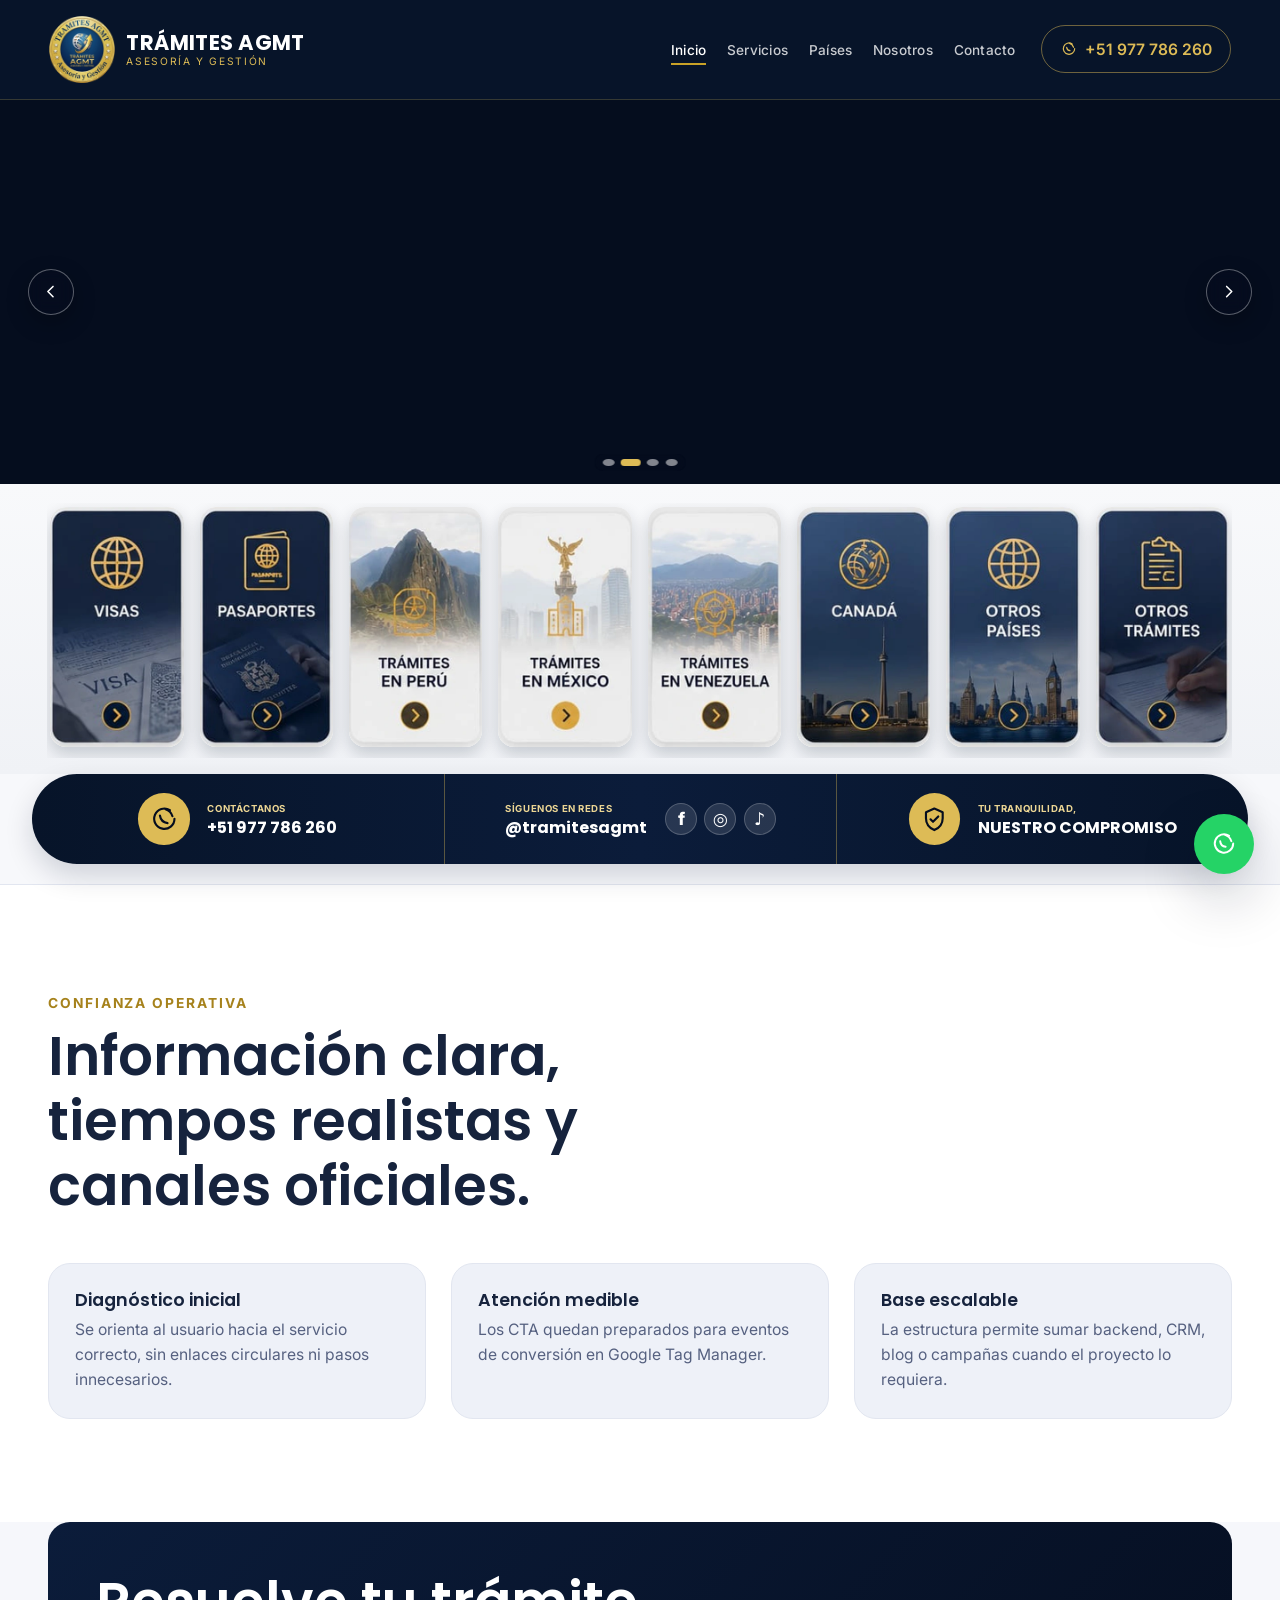
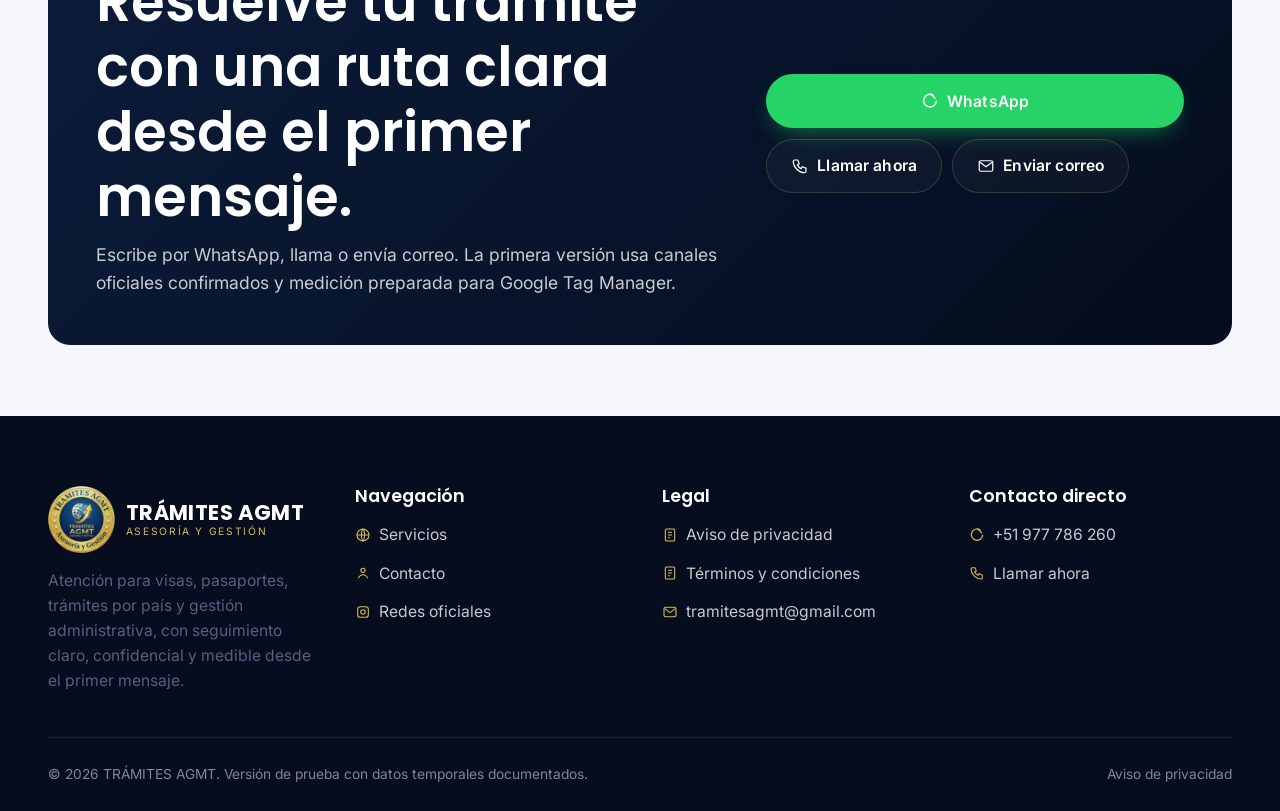
<file: index.html>
<!doctype html>
<html lang="es">
<head>
<meta charset="UTF-8">
<meta name="viewport" content="width=device-width, initial-scale=1">
<title>TRÁMITES AGMT | Asesoría y gestión de visas, pasaportes y trámites internacionales</title>
<meta name="description" content="Atención directa para visas, pasaportes, trámites por país, regularizaciones y gestiones administrativas con seguimiento humano desde el primer contacto.">
<link rel="canonical" href="https://dominio.com/">
<meta name="robots" content="index, follow">

<!-- Open Graph -->
<meta property="og:title" content="TRÁMITES AGMT | Asesoría y gestión profesional">
<meta property="og:description" content="Servicios profesionales de trámites, asesoría y gestión para clientes nacionales e internacionales.">
<meta property="og:type" content="website">
<meta property="og:url" content="https://dominio.com/">
<meta property="og:image" content="https://dominio.com/assets/img/og/home-og.jpg">
<meta property="og:image:alt" content="TRÁMITES AGMT - Servicios profesionales de trámites y gestión">
<meta property="og:locale" content="es_MX">
<meta name="twitter:card" content="summary_large_image">

<!-- PWA / iconos -->
<link rel="icon" href="assets/icons/favicon.ico" sizes="any">
<link rel="icon" href="assets/icons/favicon.svg" type="image/svg+xml">
<link rel="apple-touch-icon" href="assets/icons/apple-touch-icon.png">
<link rel="mask-icon" href="assets/icons/mask-icon.svg" color="#c9a227">
<meta name="msapplication-config" content="browserconfig.xml">
<meta name="msapplication-TileColor" content="#071429">
<link rel="manifest" href="manifest.webmanifest">
<meta name="theme-color" content="#071429">
<meta name="apple-mobile-web-app-capable" content="yes">
<meta name="apple-mobile-web-app-title" content="TRÁMITES AGMT">
<meta name="apple-mobile-web-app-status-bar-style" content="black-translucent">

<!-- Rendimiento -->
<link rel="preconnect" href="https://fonts.googleapis.com">
<link rel="preconnect" href="https://fonts.gstatic.com" crossorigin>
<link rel="dns-prefetch" href="https://www.googletagmanager.com">
<link rel="preload" as="image" href="assets/img/banners/banner-visas.webp" type="image/webp" fetchpriority="high">
<link rel="stylesheet" href="https://fonts.googleapis.com/css2?family=Poppins:wght@500;600;700&family=Inter:wght@400;500;600&display=swap">

<link rel="stylesheet" href="assets/css/base.css">
<link rel="stylesheet" href="assets/css/layout.css">
<link rel="stylesheet" href="assets/css/components.css">
<link rel="stylesheet" href="assets/css/pages.css">
<link rel="stylesheet" href="assets/css/home-showcase.css">
<link rel="stylesheet" href="assets/css/responsive.css">

<!-- Google Tag Manager -->
<script>
(function(w,d,s,l,i){w[l]=w[l]||[];w[l].push({'gtm.start':
new Date().getTime(),event:'gtm.js'});var f=d.getElementsByTagName(s)[0],
j=d.createElement(s),dl=l!='dataLayer'?'&l='+l:'';j.async=true;j.src=
'https://www.googletagmanager.com/gtm.js?id=GTM-XXXXXXX'+dl;f.parentNode.insertBefore(j,f);
})(window,document,'script','dataLayer','GTM-XXXXXXX');
</script>
<!-- End Google Tag Manager -->

<script type="application/ld+json">
{
  "@context": "https://schema.org",
  "@type": "Organization",
  "name": "TRÁMITES AGMT",
  "url": "https://dominio.com",
  "logo": "https://dominio.com/assets/img/brand/logo-tramitesagmt.png",
  "email": "tramitesagmt@gmail.com",
  "contactPoint": {
    "@type": "ContactPoint",
    "telephone": "+51-977-786-260",
    "contactType": "customer service",
    "areaServed": ["PE", "MX", "VE", "US", "CA"],
    "availableLanguage": ["Spanish"]
  },
  "sameAs": [
    "https://www.facebook.com/tramitesagmt",
    "https://www.instagram.com/tramitesagmt/",
    "https://x.com/tramitesagmt",
    "https://www.tiktok.com/@tramitesagmtl",
    "https://www.youtube.com/@tramitesagmt"
  ]
}
</script>
<script type="application/ld+json">
{
  "@context": "https://schema.org",
  "@type": "WebSite",
  "name": "TRÁMITES AGMT",
  "url": "https://dominio.com/"
}
</script>
</head>
<body>
<!-- Google Tag Manager (noscript) -->
<noscript><iframe src="https://www.googletagmanager.com/ns.html?id=GTM-XXXXXXX"
height="0" width="0" style="display:none;visibility:hidden"></iframe></noscript>
<!-- End Google Tag Manager (noscript) -->

<a class="skip-link" href="#main">Saltar al contenido</a>

<header class="site-header" data-include="header"></header>

<main id="main">

  <section class="home-showcase" aria-labelledby="home-title">
    <h1 id="home-title" class="sr-only">TRÁMITES AGMT: visas, pasaportes y gestiones consulares</h1>

    <div class="container home-showcase__container">
      <div class="hero-carousel" data-hero-carousel data-hero-interval="1000" role="region" aria-roledescription="carrusel" aria-label="Servicios destacados">
        <div class="hero-carousel__viewport">
          <div class="hero-carousel__slides" data-hero-slides>
            <a class="hero-slide is-active" data-hero-slide href="servicios.html#visas" aria-hidden="false" data-ga-event="click_banner" data-ga-label="visas">
              <picture>
                <source media="(max-width: 720px)" srcset="assets/img/banners/banner-visas-1086.webp">
                <img src="assets/img/banners/banner-visas.webp" width="2172" height="724" alt="Tramitamos tus visas con guía experta" fetchpriority="high" decoding="async">
              </picture>
            </a>

            <a class="hero-slide" data-hero-slide href="servicios.html#pasaportes" aria-hidden="true" tabindex="-1" data-ga-event="click_banner" data-ga-label="pasaportes">
              <picture>
                <source media="(max-width: 720px)" srcset="assets/img/banners/banner-pasaportes-1086.webp">
                <img src="assets/img/banners/banner-pasaportes.webp" width="2172" height="724" alt="Pasaportes y salvoconducto con soluciones rápidas y seguras" decoding="async">
              </picture>
            </a>

            <a class="hero-slide" data-hero-slide href="servicios.html#tramites-peru" aria-hidden="true" tabindex="-1" data-ga-event="click_banner" data-ga-label="tramites-peru">
              <picture>
                <source media="(max-width: 720px)" srcset="assets/img/banners/banner-peru-1086.webp">
                <img src="assets/img/banners/banner-peru.webp" width="2172" height="724" alt="Trámites en Perú, migración y extranjería" decoding="async">
              </picture>
            </a>

            <a class="hero-slide" data-hero-slide href="servicios.html#tramites-venezuela" aria-hidden="true" tabindex="-1" data-ga-event="click_banner" data-ga-label="tramites-venezuela">
              <picture>
                <source media="(max-width: 720px)" srcset="assets/img/banners/banner-venezuela-1086.webp">
                <img src="assets/img/banners/banner-venezuela.webp" width="2172" height="724" alt="Trámites en Venezuela: apostilla, SAIME y documentos" decoding="async">
              </picture>
            </a>
          </div>

          <button type="button" class="hero-carousel__control hero-carousel__control--prev" data-hero-prev aria-label="Banner anterior">
            <svg viewBox="0 0 24 24" aria-hidden="true"><path d="M15 5 8 12l7 7"/></svg>
          </button>
          <button type="button" class="hero-carousel__control hero-carousel__control--next" data-hero-next aria-label="Siguiente banner">
            <svg viewBox="0 0 24 24" aria-hidden="true"><path d="m9 5 7 7-7 7"/></svg>
          </button>

          <div class="hero-carousel__dots" data-hero-dots role="group" aria-label="Seleccionar banner"></div>
          <p class="sr-only" data-hero-status role="status" aria-live="polite"></p>
        </div>
      </div>

      <section class="service-strip" id="servicios" data-ga-section="servicios-home" aria-labelledby="services-title">
        <h2 id="services-title" class="sr-only">Servicios principales</h2>

        <div class="service-showcase" data-service-carousel role="region" aria-roledescription="carrusel" aria-label="Tarjetas de servicios">
          <button type="button" class="service-showcase__control service-showcase__control--prev" data-service-prev aria-label="Servicios anteriores">
            <svg viewBox="0 0 24 24" aria-hidden="true"><path d="M15 5 8 12l7 7"/></svg>
          </button>

          <div class="service-showcase__viewport" data-service-viewport tabindex="0" aria-label="Desliza horizontalmente para ver más servicios">
            <ul class="service-showcase__track" data-service-track role="list">
              <li class="service-tile" data-service-card role="listitem">
                <a href="servicios.html#visas" data-ga-event="click_service_card" data-ga-label="visas">
                  <picture><source srcset="assets/img/services/cards/servicio-visas-300.webp 300w, assets/img/services/cards/servicio-visas-600.webp 600w" sizes="(max-width: 760px) 31vw, 180px"><img src="assets/img/services/cards/servicio-visas-300.webp" width="600" height="1080" alt="Visas" loading="eager" decoding="async"></picture>
                  <span class="sr-only">Abrir servicios de visas</span>
                </a>
              </li>

              <li class="service-tile" data-service-card role="listitem">
                <a href="servicios.html#pasaportes" data-ga-event="click_service_card" data-ga-label="pasaportes">
                  <picture><source srcset="assets/img/services/cards/servicio-pasaportes-300.webp 300w, assets/img/services/cards/servicio-pasaportes-600.webp 600w" sizes="(max-width: 760px) 31vw, 180px"><img src="assets/img/services/cards/servicio-pasaportes-300.webp" width="600" height="1080" alt="Pasaportes" loading="eager" decoding="async"></picture>
                  <span class="sr-only">Abrir servicios de pasaportes</span>
                </a>
              </li>

              <li class="service-tile" data-service-card role="listitem">
                <a href="servicios.html#tramites-peru" data-ga-event="click_service_card" data-ga-label="tramites-peru">
                  <picture><source srcset="assets/img/services/cards/servicio-peru-300.webp 300w, assets/img/services/cards/servicio-peru-600.webp 600w" sizes="(max-width: 760px) 31vw, 180px"><img src="assets/img/services/cards/servicio-peru-300.webp" width="600" height="1080" alt="Trámites en Perú" loading="eager" decoding="async"></picture>
                  <span class="sr-only">Abrir trámites en Perú</span>
                </a>
              </li>

              <li class="service-tile" data-service-card role="listitem">
                <a href="servicios.html#tramites-mexico" data-ga-event="click_service_card" data-ga-label="tramites-mexico">
                  <picture><source srcset="assets/img/services/cards/servicio-mexico-300.webp 300w, assets/img/services/cards/servicio-mexico-600.webp 600w" sizes="(max-width: 760px) 31vw, 180px"><img src="assets/img/services/cards/servicio-mexico-300.webp" width="600" height="1080" alt="Trámites en México" loading="eager" decoding="async"></picture>
                  <span class="sr-only">Abrir trámites en México</span>
                </a>
              </li>

              <li class="service-tile" data-service-card role="listitem">
                <a href="servicios.html#tramites-venezuela" data-ga-event="click_service_card" data-ga-label="tramites-venezuela">
                  <picture><source srcset="assets/img/services/cards/servicio-venezuela-300.webp 300w, assets/img/services/cards/servicio-venezuela-600.webp 600w" sizes="(max-width: 760px) 31vw, 180px"><img src="assets/img/services/cards/servicio-venezuela-300.webp" width="600" height="1080" alt="Trámites en Venezuela" loading="eager" decoding="async"></picture>
                  <span class="sr-only">Abrir trámites en Venezuela</span>
                </a>
              </li>

              <li class="service-tile" data-service-card role="listitem">
                <a href="servicios.html#canada" data-ga-event="click_service_card" data-ga-label="canada">
                  <picture><source srcset="assets/img/services/cards/servicio-canada-300.webp 300w, assets/img/services/cards/servicio-canada-600.webp 600w" sizes="(max-width: 760px) 31vw, 180px"><img src="assets/img/services/cards/servicio-canada-300.webp" width="600" height="1080" alt="Canadá" loading="eager" decoding="async"></picture>
                  <span class="sr-only">Abrir servicios de Canadá</span>
                </a>
              </li>

              <li class="service-tile" data-service-card role="listitem">
                <a href="servicios.html#otros-paises" data-ga-event="click_service_card" data-ga-label="otros-paises">
                  <picture><source srcset="assets/img/services/cards/servicio-otros-paises-300.webp 300w, assets/img/services/cards/servicio-otros-paises-600.webp 600w" sizes="(max-width: 760px) 31vw, 180px"><img src="assets/img/services/cards/servicio-otros-paises-300.webp" width="600" height="1080" alt="Otros países" loading="eager" decoding="async"></picture>
                  <span class="sr-only">Abrir trámites de otros países</span>
                </a>
              </li>

              <li class="service-tile" data-service-card role="listitem">
                <a href="servicios.html#otros-tramites" data-ga-event="click_service_card" data-ga-label="otros-tramites">
                  <picture><source srcset="assets/img/services/cards/servicio-otros-tramites-300.webp 300w, assets/img/services/cards/servicio-otros-tramites-600.webp 600w" sizes="(max-width: 760px) 31vw, 180px"><img src="assets/img/services/cards/servicio-otros-tramites-300.webp" width="600" height="1080" alt="Otros trámites" loading="eager" decoding="async"></picture>
                  <span class="sr-only">Abrir otros trámites</span>
                </a>
              </li>
            </ul>
          </div>

          <button type="button" class="service-showcase__control service-showcase__control--next" data-service-next aria-label="Más servicios">
            <svg viewBox="0 0 24 24" aria-hidden="true"><path d="m9 5 7 7-7 7"/></svg>
          </button>
        </div>

        <div class="service-showcase__dots" data-service-dots role="group" aria-label="Posición de servicios"></div>
        <p class="sr-only" data-service-status role="status" aria-live="polite"></p>
      </section>
        <aside class="home-utility-bar" aria-label="Contacto y confianza">
          <a class="home-utility-bar__item home-utility-bar__contact" href="https://wa.me/51977786260?text=Hola%20TR%C3%81MITES%20AGMT%2C%20quiero%20informaci%C3%B3n%20sobre%20sus%20servicios." target="_blank" rel="noopener noreferrer" data-ga-event="click_whatsapp" data-ga-label="home-strip">
            <span class="home-utility-bar__icon" aria-hidden="true">
              <svg viewBox="0 0 24 24" fill="none" stroke="currentColor" stroke-width="1.8" stroke-linecap="round" stroke-linejoin="round"><path d="M20.5 11.5a8.5 8.5 0 1 1-3.8-7.1"/><path d="M13 3.6c2.7.9 4.9 3.1 5.8 5.8"/><path d="M8.3 8.8c.5 3.3 3.1 5.9 6.4 6.4"/></svg>
            </span>
            <span><small>CONTÁCTANOS</small><strong>+51 977 786 260</strong></span>
          </a>

          <div class="home-utility-bar__item home-utility-bar__social">
            <span><small>SÍGUENOS EN REDES</small><strong>@tramitesagmt</strong></span>
            <span class="home-utility-bar__networks" aria-label="Redes oficiales">
              <a href="https://www.facebook.com/tramitesagmt" target="_blank" rel="noopener noreferrer" aria-label="Facebook">f</a>
              <a href="https://www.instagram.com/tramitesagmt/" target="_blank" rel="noopener noreferrer" aria-label="Instagram">◎</a>
              <a href="https://www.tiktok.com/@tramitesagmtl" target="_blank" rel="noopener noreferrer" aria-label="TikTok">♪</a>
            </span>
          </div>

          <div class="home-utility-bar__item home-utility-bar__promise">
            <span class="home-utility-bar__icon" aria-hidden="true">
              <svg viewBox="0 0 24 24" fill="none" stroke="currentColor" stroke-width="1.8" stroke-linecap="round" stroke-linejoin="round"><path d="M12 3 19 6v5c0 4.6-2.8 8.1-7 10-4.2-1.9-7-5.4-7-10V6l7-3Z"/><path d="m8.8 12 2.1 2.1 4.4-4.5"/></svg>
            </span>
            <span><small>TU TRANQUILIDAD,</small><strong>NUESTRO COMPROMISO</strong></span>
          </div>
        </aside>

    </div>
  </section>


  <section class="section section--trust" data-ga-section="confianza">
    <div class="container">
      <div class="section-head">
        <p class="eyebrow">Confianza operativa</p>
        <h2>Información clara, tiempos realistas y canales oficiales.</h2>
      </div>
      <div class="trust-grid">
        <div class="trust-card">
          <h3>Diagnóstico inicial</h3>
          <p>Se orienta al usuario hacia el servicio correcto, sin enlaces circulares ni pasos innecesarios.</p>
        </div>
        <div class="trust-card">
          <h3>Atención medible</h3>
          <p>Los CTA quedan preparados para eventos de conversión en Google Tag Manager.</p>
        </div>
        <div class="trust-card">
          <h3>Base escalable</h3>
          <p>La estructura permite sumar backend, CRM, blog o campañas cuando el proyecto lo requiera.</p>
        </div>
      </div>
    </div>
  </section>

  <div data-include="cta-contact"></div>
  <div style="height:var(--space-xl)"></div>

</main>

<footer class="site-footer" data-include="footer"></footer>
<div data-include="whatsapp-float"></div>

<script src="assets/js/console-flow.js" defer></script>
<script src="assets/js/layout-loader.js" defer></script>
<script src="assets/js/navigation.js" defer></script>
<script src="assets/js/contact.js" defer></script>
<script src="assets/js/analytics-events.js" defer></script>
<script src="assets/js/slider.js" defer></script>
<script src="assets/js/service-carousel.js" defer></script>
<script src="assets/js/main.js" defer></script>
</body>
</html>
</file>
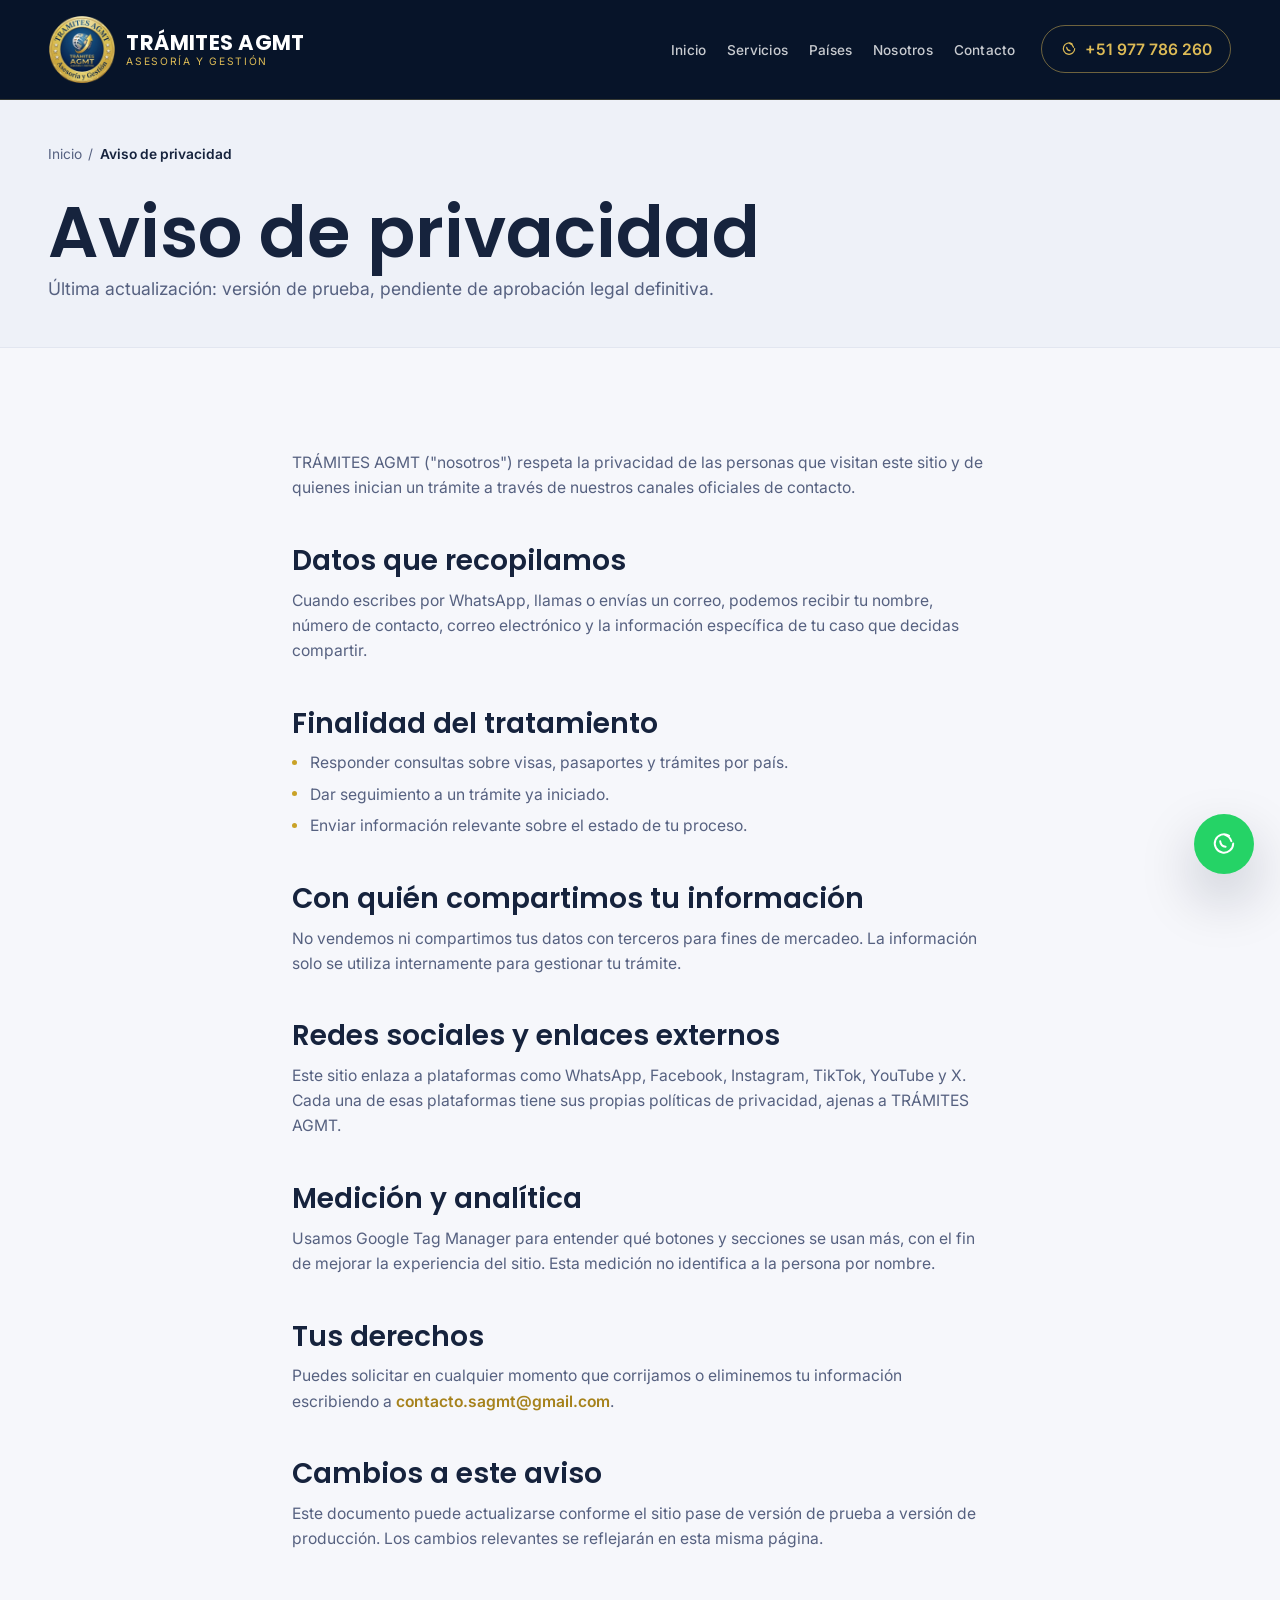
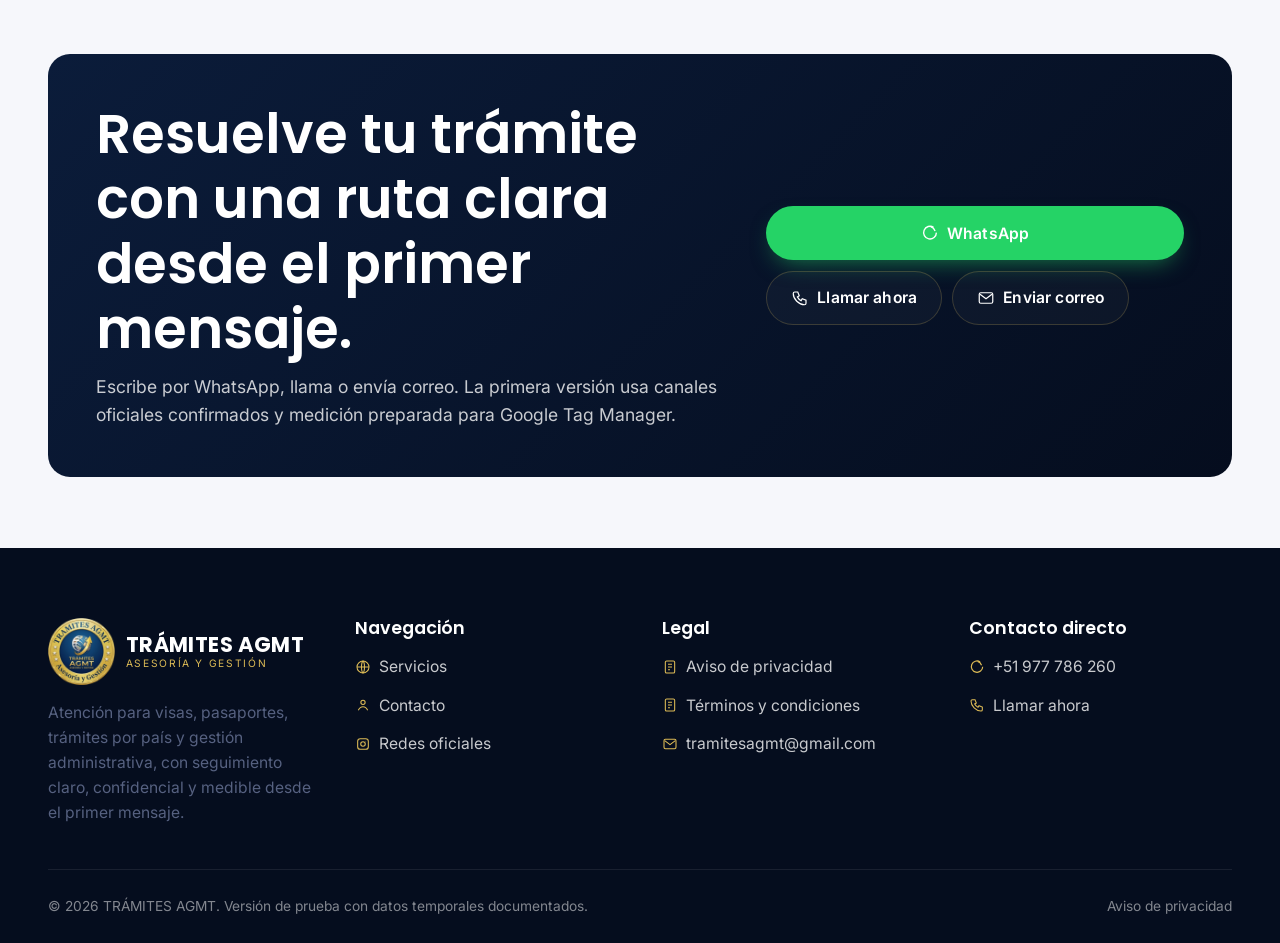
<file: aviso-privacidad.html>
<!doctype html>
<html lang="es">
<head>
<meta charset="UTF-8">
<meta name="viewport" content="width=device-width, initial-scale=1">
<title>Aviso de privacidad | TRÁMITES AGMT</title>
<meta name="description" content="Aviso de privacidad de TRÁMITES AGMT: qué datos se recopilan, con qué fin y cómo se protegen.">
<link rel="canonical" href="https://dominio.com/aviso-privacidad.html">
<meta name="robots" content="index, follow">

<meta property="og:title" content="Aviso de privacidad | TRÁMITES AGMT">
<meta property="og:description" content="Tratamiento de datos personales en TRÁMITES AGMT.">
<meta property="og:type" content="website">
<meta property="og:url" content="https://dominio.com/aviso-privacidad.html">
<meta property="og:image" content="https://dominio.com/assets/img/og/home-og.jpg">
<meta name="twitter:card" content="summary_large_image">

<link rel="icon" href="assets/icons/favicon.ico" sizes="any">
<link rel="icon" href="assets/icons/favicon.svg" type="image/svg+xml">
<link rel="apple-touch-icon" href="assets/icons/apple-touch-icon.png">
<link rel="mask-icon" href="assets/icons/mask-icon.svg" color="#c9a227">
<meta name="msapplication-config" content="browserconfig.xml">
<meta name="msapplication-TileColor" content="#071429">
<link rel="manifest" href="manifest.webmanifest">
<meta name="theme-color" content="#071429">

<link rel="preconnect" href="https://fonts.googleapis.com">
<link rel="preconnect" href="https://fonts.gstatic.com" crossorigin>
<link rel="stylesheet" href="https://fonts.googleapis.com/css2?family=Poppins:wght@500;600;700&family=Inter:wght@400;500;600&display=swap">

<link rel="stylesheet" href="assets/css/base.css">
<link rel="stylesheet" href="assets/css/layout.css">
<link rel="stylesheet" href="assets/css/components.css">
<link rel="stylesheet" href="assets/css/pages.css">
<link rel="stylesheet" href="assets/css/responsive.css">

<script>
(function(w,d,s,l,i){w[l]=w[l]||[];w[l].push({'gtm.start':
new Date().getTime(),event:'gtm.js'});var f=d.getElementsByTagName(s)[0],
j=d.createElement(s),dl=l!='dataLayer'?'&l='+l:'';j.async=true;j.src=
'https://www.googletagmanager.com/gtm.js?id=GTM-XXXXXXX'+dl;f.parentNode.insertBefore(j,f);
})(window,document,'script','dataLayer','GTM-XXXXXXX');
</script>

<script type="application/ld+json">
{
  "@context": "https://schema.org",
  "@type": "WebPage",
  "name": "Aviso de privacidad",
  "url": "https://dominio.com/aviso-privacidad.html",
  "isPartOf": { "@type": "WebSite", "name": "TRÁMITES AGMT", "url": "https://dominio.com/" }
}
</script>
</head>
<body>
<noscript><iframe src="https://www.googletagmanager.com/ns.html?id=GTM-XXXXXXX"
height="0" width="0" style="display:none;visibility:hidden"></iframe></noscript>

<a class="skip-link" href="#main">Saltar al contenido</a>
<header class="site-header" data-include="header"></header>

<main id="main">
  <section class="legal-hero">
    <div class="container">
      <nav class="breadcrumbs" aria-label="Ruta de navegación">
        <a href="index.html">Inicio</a><span aria-hidden="true">/</span><span aria-current="page">Aviso de privacidad</span>
      </nav>
      <h1>Aviso de privacidad</h1>
      <p class="text-muted">Última actualización: versión de prueba, pendiente de aprobación legal definitiva.</p>
    </div>
  </section>

  <section class="section">
    <div class="container legal-content">
      <p>TRÁMITES AGMT ("nosotros") respeta la privacidad de las personas que visitan este sitio y de quienes inician un trámite a través de nuestros canales oficiales de contacto.</p>

      <h2>Datos que recopilamos</h2>
      <p>Cuando escribes por WhatsApp, llamas o envías un correo, podemos recibir tu nombre, número de contacto, correo electrónico y la información específica de tu caso que decidas compartir.</p>

      <h2>Finalidad del tratamiento</h2>
      <ul>
        <li>Responder consultas sobre visas, pasaportes y trámites por país.</li>
        <li>Dar seguimiento a un trámite ya iniciado.</li>
        <li>Enviar información relevante sobre el estado de tu proceso.</li>
      </ul>

      <h2>Con quién compartimos tu información</h2>
      <p>No vendemos ni compartimos tus datos con terceros para fines de mercadeo. La información solo se utiliza internamente para gestionar tu trámite.</p>

      <h2>Redes sociales y enlaces externos</h2>
      <p>Este sitio enlaza a plataformas como WhatsApp, Facebook, Instagram, TikTok, YouTube y X. Cada una de esas plataformas tiene sus propias políticas de privacidad, ajenas a TRÁMITES AGMT.</p>

      <h2>Medición y analítica</h2>
      <p>Usamos Google Tag Manager para entender qué botones y secciones se usan más, con el fin de mejorar la experiencia del sitio. Esta medición no identifica a la persona por nombre.</p>

      <h2>Tus derechos</h2>
      <p>Puedes solicitar en cualquier momento que corrijamos o eliminemos tu información escribiendo a <a href="mailto:contacto.sagmt@gmail.com" style="color:var(--gold-600);font-weight:600">contacto.sagmt@gmail.com</a>.</p>

      <h2>Cambios a este aviso</h2>
      <p>Este documento puede actualizarse conforme el sitio pase de versión de prueba a versión de producción. Los cambios relevantes se reflejarán en esta misma página.</p>
    </div>
  </section>

  <div data-include="cta-contact"></div>
  <div style="height:var(--space-xl)"></div>
</main>

<footer class="site-footer" data-include="footer"></footer>
<div data-include="whatsapp-float"></div>

<script src="assets/js/console-flow.js" defer></script>
<script src="assets/js/layout-loader.js" defer></script>
<script src="assets/js/navigation.js" defer></script>
<script src="assets/js/contact.js" defer></script>
<script src="assets/js/analytics-events.js" defer></script>
<script src="assets/js/main.js" defer></script>
</body>
</html>
</file>
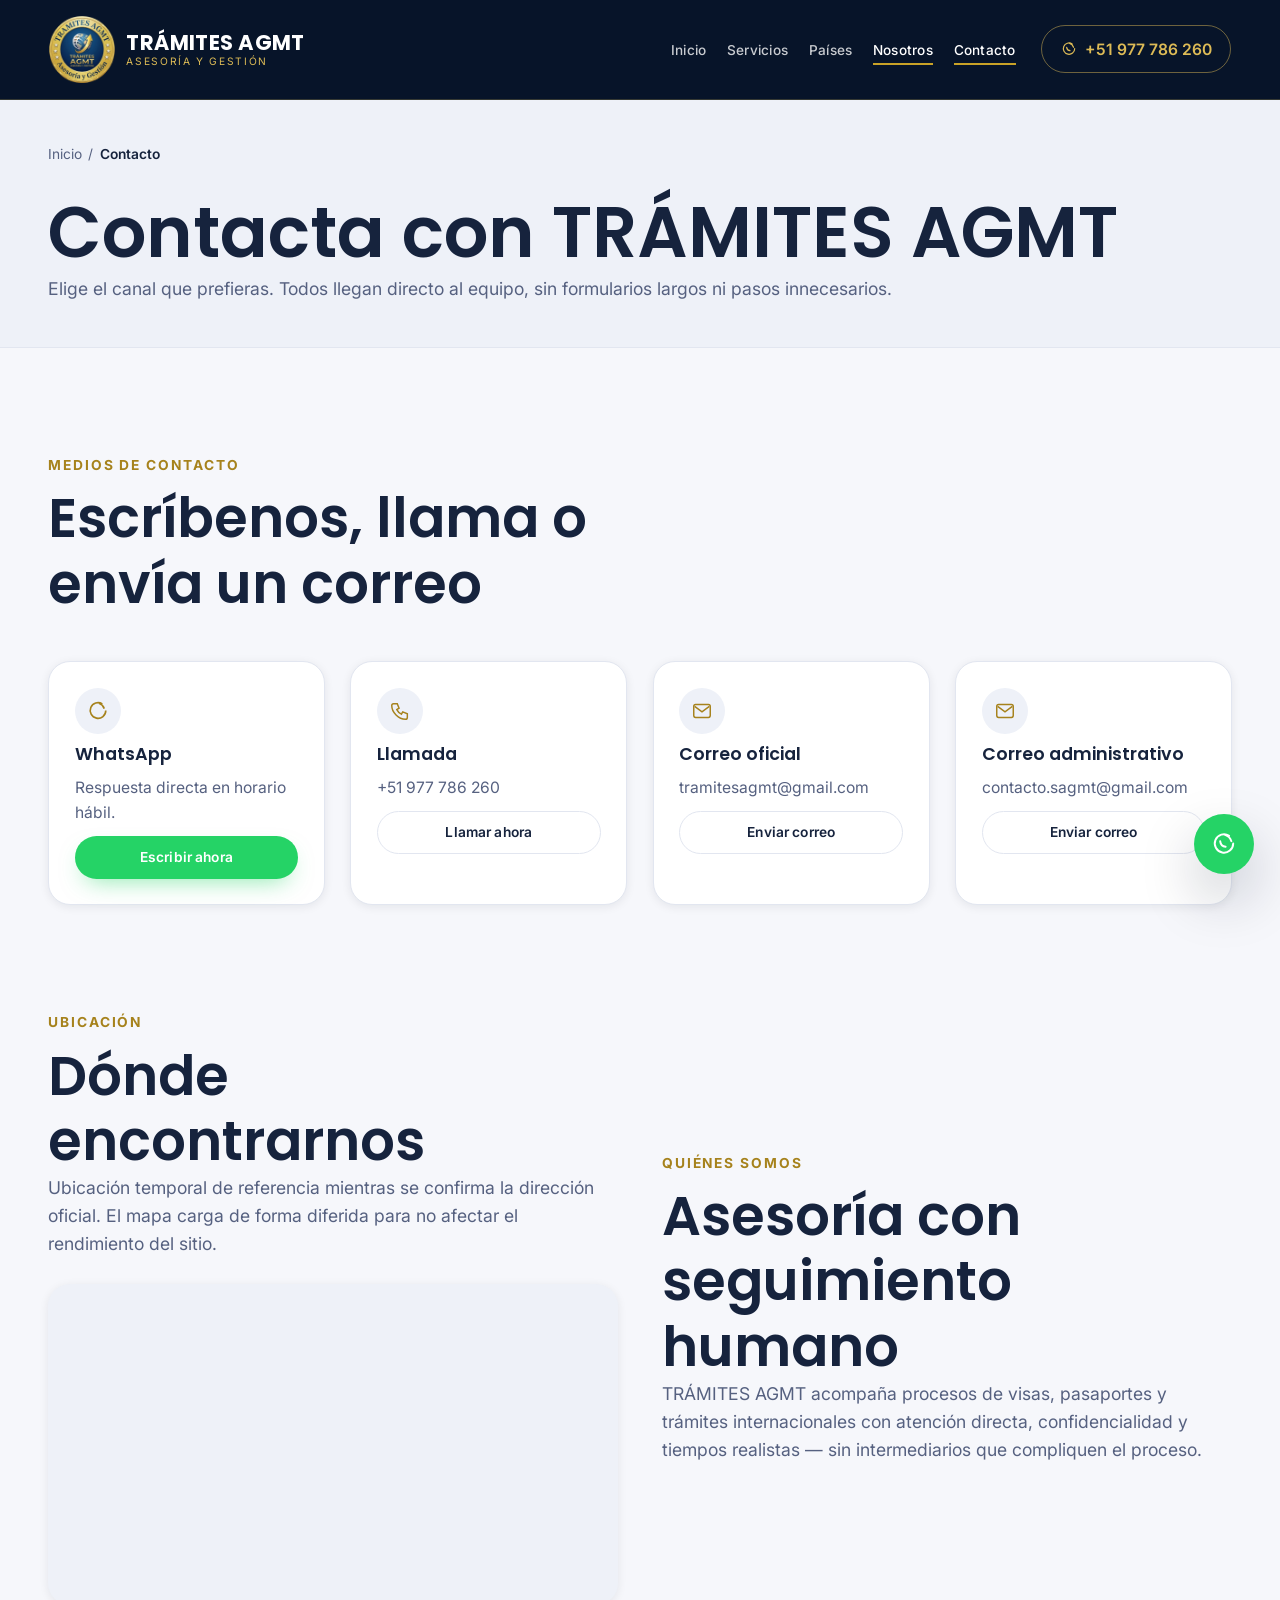
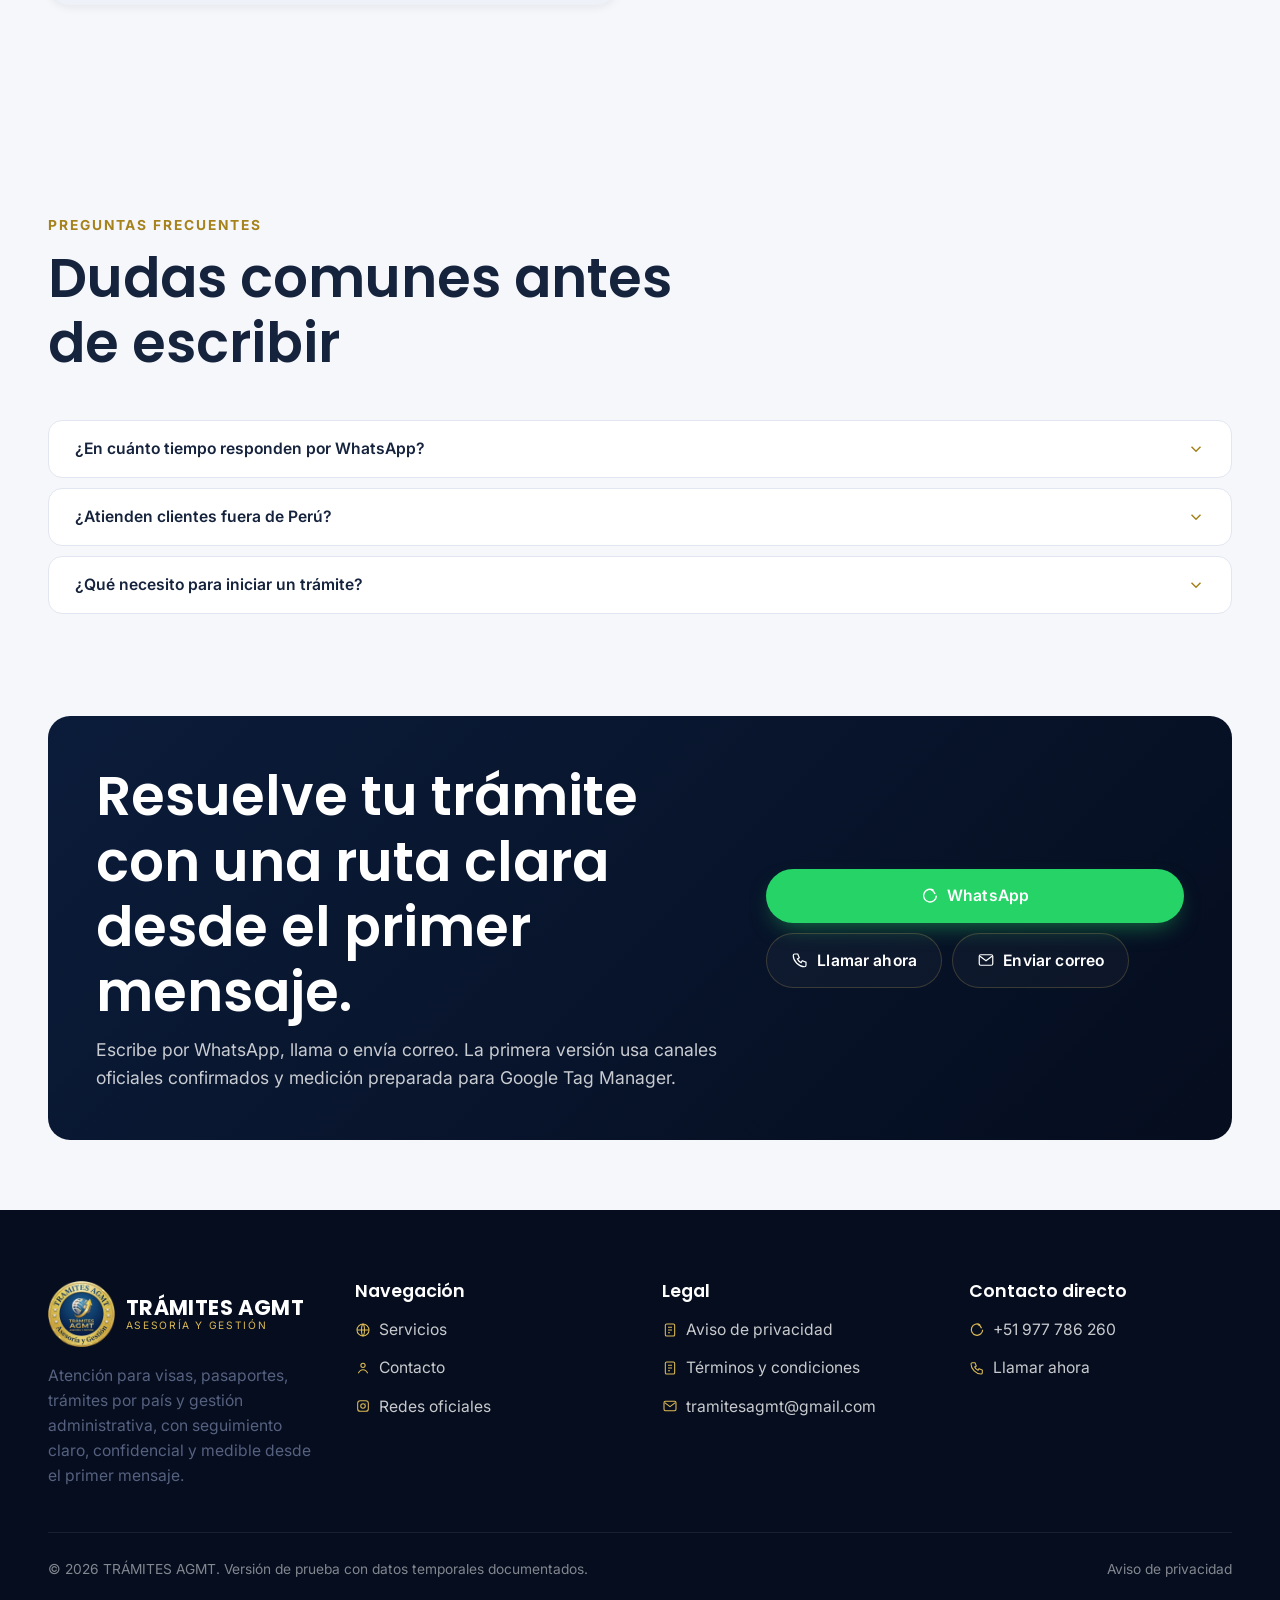
<file: contacto.html>
<!doctype html>
<html lang="es">
<head>
<meta charset="UTF-8">
<meta name="viewport" content="width=device-width, initial-scale=1">
<title>Contacta con TRÁMITES AGMT</title>
<meta name="description" content="Escribe por WhatsApp, llama o envía correo a TRÁMITES AGMT. Ubicación, preguntas frecuentes y quiénes somos.">
<link rel="canonical" href="https://dominio.com/contacto.html">
<meta name="robots" content="index, follow">

<meta property="og:title" content="Contacta con TRÁMITES AGMT">
<meta property="og:description" content="Escribe por WhatsApp, llama o envía correo. Canales oficiales confirmados.">
<meta property="og:type" content="website">
<meta property="og:url" content="https://dominio.com/contacto.html">
<meta property="og:image" content="https://dominio.com/assets/img/og/home-og.jpg">
<meta name="twitter:card" content="summary_large_image">

<link rel="icon" href="assets/icons/favicon.ico" sizes="any">
<link rel="icon" href="assets/icons/favicon.svg" type="image/svg+xml">
<link rel="apple-touch-icon" href="assets/icons/apple-touch-icon.png">
<link rel="mask-icon" href="assets/icons/mask-icon.svg" color="#c9a227">
<meta name="msapplication-config" content="browserconfig.xml">
<meta name="msapplication-TileColor" content="#071429">
<link rel="manifest" href="manifest.webmanifest">
<meta name="theme-color" content="#071429">

<link rel="preconnect" href="https://fonts.googleapis.com">
<link rel="preconnect" href="https://fonts.gstatic.com" crossorigin>
<link rel="dns-prefetch" href="https://www.googletagmanager.com">
<link rel="stylesheet" href="https://fonts.googleapis.com/css2?family=Poppins:wght@500;600;700&family=Inter:wght@400;500;600&display=swap">

<link rel="stylesheet" href="assets/css/base.css">
<link rel="stylesheet" href="assets/css/layout.css">
<link rel="stylesheet" href="assets/css/components.css">
<link rel="stylesheet" href="assets/css/pages.css">
<link rel="stylesheet" href="assets/css/responsive.css">

<script>
(function(w,d,s,l,i){w[l]=w[l]||[];w[l].push({'gtm.start':
new Date().getTime(),event:'gtm.js'});var f=d.getElementsByTagName(s)[0],
j=d.createElement(s),dl=l!='dataLayer'?'&l='+l:'';j.async=true;j.src=
'https://www.googletagmanager.com/gtm.js?id=GTM-XXXXXXX'+dl;f.parentNode.insertBefore(j,f);
})(window,document,'script','dataLayer','GTM-XXXXXXX');
</script>

<script type="application/ld+json">
{
  "@context": "https://schema.org",
  "@type": "FAQPage",
  "mainEntity": [
    {
      "@type": "Question",
      "name": "¿En cuánto tiempo responden por WhatsApp?",
      "acceptedAnswer": { "@type": "Answer", "text": "El equipo responde en horario hábil el mismo día; para casos urgentes recomendamos llamar directamente." }
    },
    {
      "@type": "Question",
      "name": "¿Atienden clientes fuera de Perú?",
      "acceptedAnswer": { "@type": "Answer", "text": "Sí, se atiende de forma remota a clientes en México, Venezuela, Estados Unidos y Canadá, además de Perú." }
    },
    {
      "@type": "Question",
      "name": "¿Qué necesito para iniciar un trámite?",
      "acceptedAnswer": { "@type": "Answer", "text": "Basta con escribir por WhatsApp contando tu caso; el equipo hace un diagnóstico inicial y te indica los siguientes pasos." }
    }
  ]
}
</script>
<script type="application/ld+json">
{
  "@context": "https://schema.org",
  "@type": "BreadcrumbList",
  "itemListElement": [
    { "@type": "ListItem", "position": 1, "name": "Inicio", "item": "https://dominio.com/" },
    { "@type": "ListItem", "position": 2, "name": "Contacto", "item": "https://dominio.com/contacto.html" }
  ]
}
</script>
</head>
<body>
<noscript><iframe src="https://www.googletagmanager.com/ns.html?id=GTM-XXXXXXX"
height="0" width="0" style="display:none;visibility:hidden"></iframe></noscript>

<a class="skip-link" href="#main">Saltar al contenido</a>
<header class="site-header" data-include="header"></header>

<main id="main">
  <section class="legal-hero">
    <div class="container">
      <nav class="breadcrumbs" aria-label="Ruta de navegación">
        <a href="index.html">Inicio</a><span aria-hidden="true">/</span><span aria-current="page">Contacto</span>
      </nav>
      <h1>Contacta con TRÁMITES AGMT</h1>
      <p class="text-muted">Elige el canal que prefieras. Todos llegan directo al equipo, sin formularios largos ni pasos innecesarios.</p>
    </div>
  </section>

  <section class="section">
    <div class="container">
      <div class="section-head">
        <p class="eyebrow">Medios de contacto</p>
        <h2>Escríbenos, llama o envía un correo</h2>
      </div>

      <div class="contact-grid-wrap">
        <div class="contact-grid">
          <div class="contact-card">
            <span class="contact-card__icon"><svg viewBox="0 0 24 24" fill="none" stroke="currentColor" stroke-width="1.8" aria-hidden="true"><path d="M20.5 11.5a8.5 8.5 0 1 1-3.8-7.1"/><path d="M13 3.6c2.7.9 4.9 3.1 5.8 5.8"/></svg></span>
            <h3>WhatsApp</h3>
            <p class="text-muted" style="font-size:var(--fs-sm)">Respuesta directa en horario hábil.</p>
            <a class="btn btn--whatsapp btn--sm" href="https://wa.me/51977786260?text=Hola%20TR%C3%81MITES%20AGMT%2C%20quiero%20informaci%C3%B3n%20sobre%20sus%20servicios." target="_blank" rel="noopener noreferrer" data-ga-event="click_whatsapp" data-ga-label="contacto-page">Escribir ahora</a>
          </div>

          <div class="contact-card">
            <span class="contact-card__icon"><svg viewBox="0 0 24 24" fill="none" stroke="currentColor" stroke-width="1.6" aria-hidden="true"><path d="M5 4h4l2 5-2.5 1.5a11 11 0 0 0 5 5L15 13l5 2v4a2 2 0 0 1-2 2C10.5 21 3 13.5 3 6a2 2 0 0 1 2-2Z"/></svg></span>
            <h3>Llamada</h3>
            <p class="text-muted" style="font-size:var(--fs-sm)" data-copy="+51 977 786 260">+51 977 786 260</p>
            <a class="btn btn--outline-dark btn--sm" href="tel:+51977786260" data-ga-event="click_call" data-ga-label="contacto-page">Llamar ahora</a>
          </div>

          <div class="contact-card">
            <span class="contact-card__icon"><svg viewBox="0 0 24 24" fill="none" stroke="currentColor" stroke-width="1.6" aria-hidden="true"><rect x="3" y="5" width="18" height="14" rx="2"/><path d="m4 7 8 6 8-6"/></svg></span>
            <h3>Correo oficial</h3>
            <p class="text-muted" style="font-size:var(--fs-sm)" data-copy="tramitesagmt@gmail.com">tramitesagmt@gmail.com</p>
            <a class="btn btn--outline-dark btn--sm" href="mailto:tramitesagmt@gmail.com" data-ga-event="click_email" data-ga-label="contacto-page-oficial">Enviar correo</a>
          </div>

          <div class="contact-card">
            <span class="contact-card__icon"><svg viewBox="0 0 24 24" fill="none" stroke="currentColor" stroke-width="1.6" aria-hidden="true"><rect x="3" y="5" width="18" height="14" rx="2"/><path d="m4 7 8 6 8-6"/></svg></span>
            <h3>Correo administrativo</h3>
            <p class="text-muted" style="font-size:var(--fs-sm)" data-copy="contacto.sagmt@gmail.com">contacto.sagmt@gmail.com</p>
            <a class="btn btn--outline-dark btn--sm" href="mailto:contacto.sagmt@gmail.com" data-ga-event="click_email" data-ga-label="contacto-page-admin">Enviar correo</a>
          </div>
        </div>
      </div>
    </div>
  </section>

  <section class="section" style="padding-top:0">
    <div class="container about-block">
      <div>
        <p class="eyebrow">Ubicación</p>
        <h2>Dónde encontrarnos</h2>
        <p class="text-muted">Ubicación temporal de referencia mientras se confirma la dirección oficial. El mapa carga de forma diferida para no afectar el rendimiento del sitio.</p>
        <div class="contact-map" style="margin-top:var(--space-md)" data-ga-section="mapa">
          <iframe
            title="Ubicación de referencia (temporal)"
            src="https://www.google.com/maps?q=M%C3%A9xico&output=embed"
            loading="lazy"
            referrerpolicy="no-referrer-when-downgrade"
            data-ga-event="click_map"
          ></iframe>
        </div>
      </div>
      <div>
        <p class="eyebrow">Quiénes somos</p>
        <h2 id="about-title">Asesoría con seguimiento humano</h2>
        <p class="text-muted">TRÁMITES AGMT acompaña procesos de visas, pasaportes y trámites internacionales con atención directa, confidencialidad y tiempos realistas — sin intermediarios que compliquen el proceso.</p>
      </div>
    </div>
  </section>

  <section class="section">
    <div class="container">
      <div class="section-head">
        <p class="eyebrow">Preguntas frecuentes</p>
        <h2>Dudas comunes antes de escribir</h2>
      </div>
      <div class="faq-list">
        <details class="faq-item">
          <summary class="faq-item__q">
            ¿En cuánto tiempo responden por WhatsApp?
            <svg viewBox="0 0 24 24" fill="none" stroke="currentColor" stroke-width="2" aria-hidden="true"><path d="M6 9l6 6 6-6"/></svg>
          </summary>
          <p class="faq-item__a">El equipo responde en horario hábil el mismo día; para casos urgentes recomendamos llamar directamente.</p>
        </details>
        <details class="faq-item">
          <summary class="faq-item__q">
            ¿Atienden clientes fuera de Perú?
            <svg viewBox="0 0 24 24" fill="none" stroke="currentColor" stroke-width="2" aria-hidden="true"><path d="M6 9l6 6 6-6"/></svg>
          </summary>
          <p class="faq-item__a">Sí, se atiende de forma remota a clientes en México, Venezuela, Estados Unidos y Canadá, además de Perú.</p>
        </details>
        <details class="faq-item">
          <summary class="faq-item__q">
            ¿Qué necesito para iniciar un trámite?
            <svg viewBox="0 0 24 24" fill="none" stroke="currentColor" stroke-width="2" aria-hidden="true"><path d="M6 9l6 6 6-6"/></svg>
          </summary>
          <p class="faq-item__a">Basta con escribir por WhatsApp contando tu caso; el equipo hace un diagnóstico inicial y te indica los siguientes pasos.</p>
        </details>
      </div>
    </div>
  </section>

  <div data-include="cta-contact"></div>
  <div style="height:var(--space-xl)"></div>
</main>

<footer class="site-footer" data-include="footer"></footer>
<div data-include="whatsapp-float"></div>

<script src="assets/js/console-flow.js" defer></script>
<script src="assets/js/layout-loader.js" defer></script>
<script src="assets/js/navigation.js" defer></script>
<script src="assets/js/contact.js" defer></script>
<script src="assets/js/analytics-events.js" defer></script>
<script src="assets/js/main.js" defer></script>
</body>
</html>
</file>
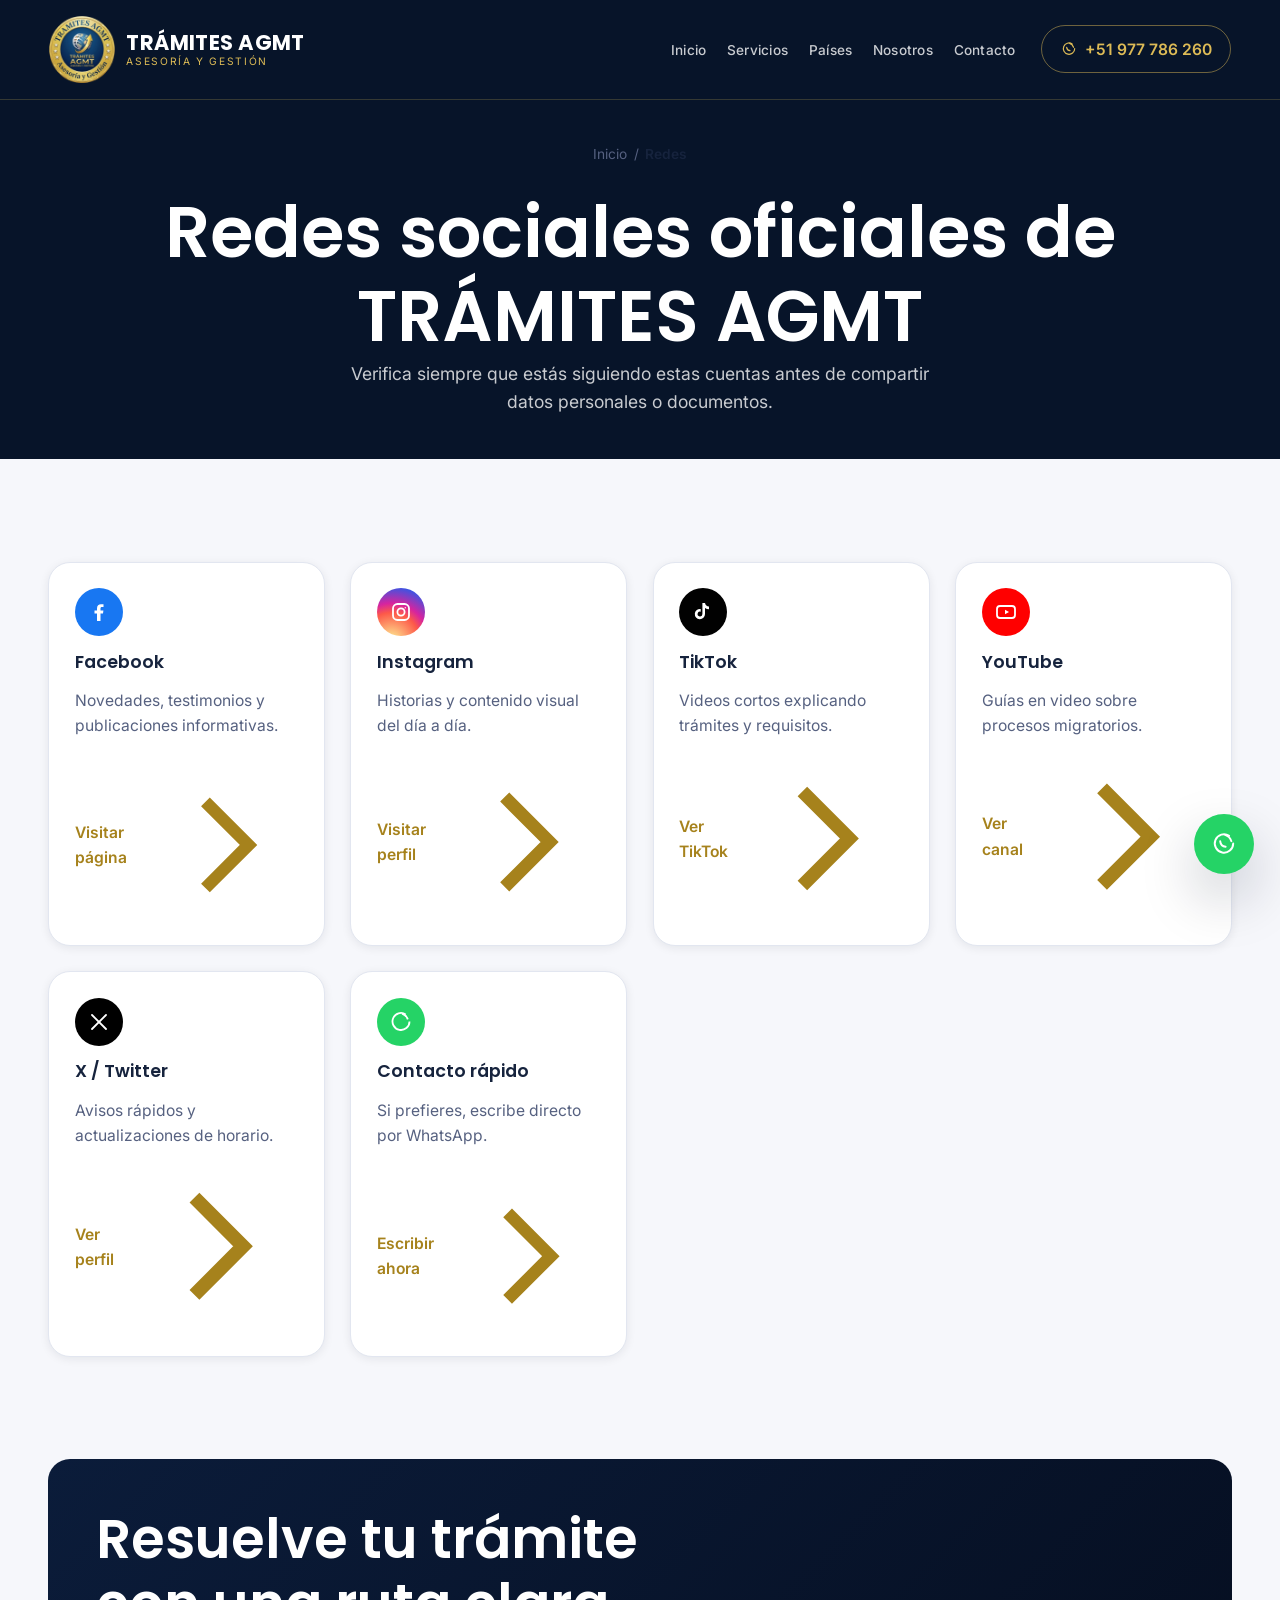
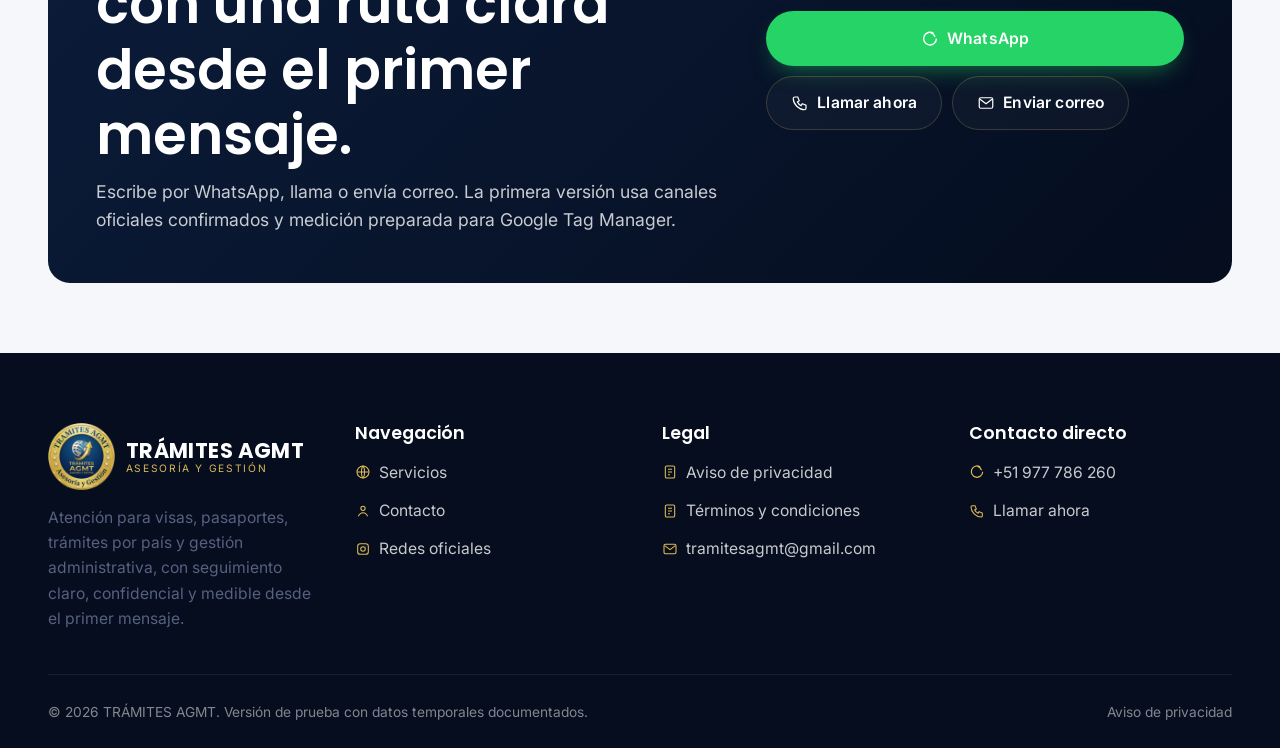
<file: redes.html>
<!doctype html>
<html lang="es">
<head>
<meta charset="UTF-8">
<meta name="viewport" content="width=device-width, initial-scale=1">
<title>Redes sociales oficiales de TRÁMITES AGMT</title>
<meta name="description" content="Canales oficiales de TRÁMITES AGMT en Facebook, Instagram, TikTok, YouTube y X. Verifica siempre estas cuentas antes de compartir información.">
<link rel="canonical" href="https://dominio.com/redes.html">
<meta name="robots" content="index, follow">

<meta property="og:title" content="Redes sociales oficiales de TRÁMITES AGMT">
<meta property="og:description" content="Canales oficiales verificados de TRÁMITES AGMT.">
<meta property="og:type" content="website">
<meta property="og:url" content="https://dominio.com/redes.html">
<meta property="og:image" content="https://dominio.com/assets/img/og/home-og.jpg">
<meta name="twitter:card" content="summary_large_image">

<link rel="icon" href="assets/icons/favicon.ico" sizes="any">
<link rel="icon" href="assets/icons/favicon.svg" type="image/svg+xml">
<link rel="apple-touch-icon" href="assets/icons/apple-touch-icon.png">
<link rel="mask-icon" href="assets/icons/mask-icon.svg" color="#c9a227">
<meta name="msapplication-config" content="browserconfig.xml">
<meta name="msapplication-TileColor" content="#071429">
<link rel="manifest" href="manifest.webmanifest">
<meta name="theme-color" content="#071429">

<link rel="preconnect" href="https://fonts.googleapis.com">
<link rel="preconnect" href="https://fonts.gstatic.com" crossorigin>
<link rel="dns-prefetch" href="https://www.googletagmanager.com">
<link rel="stylesheet" href="https://fonts.googleapis.com/css2?family=Poppins:wght@500;600;700&family=Inter:wght@400;500;600&display=swap">

<link rel="stylesheet" href="assets/css/base.css">
<link rel="stylesheet" href="assets/css/layout.css">
<link rel="stylesheet" href="assets/css/components.css">
<link rel="stylesheet" href="assets/css/pages.css">
<link rel="stylesheet" href="assets/css/responsive.css">

<script>
(function(w,d,s,l,i){w[l]=w[l]||[];w[l].push({'gtm.start':
new Date().getTime(),event:'gtm.js'});var f=d.getElementsByTagName(s)[0],
j=d.createElement(s),dl=l!='dataLayer'?'&l='+l:'';j.async=true;j.src=
'https://www.googletagmanager.com/gtm.js?id=GTM-XXXXXXX'+dl;f.parentNode.insertBefore(j,f);
})(window,document,'script','dataLayer','GTM-XXXXXXX');
</script>

<script type="application/ld+json">
{
  "@context": "https://schema.org",
  "@type": "BreadcrumbList",
  "itemListElement": [
    { "@type": "ListItem", "position": 1, "name": "Inicio", "item": "https://dominio.com/" },
    { "@type": "ListItem", "position": 2, "name": "Redes", "item": "https://dominio.com/redes.html" }
  ]
}
</script>
</head>
<body>
<noscript><iframe src="https://www.googletagmanager.com/ns.html?id=GTM-XXXXXXX"
height="0" width="0" style="display:none;visibility:hidden"></iframe></noscript>

<a class="skip-link" href="#main">Saltar al contenido</a>
<header class="site-header" data-include="header"></header>

<main id="main">
  <section class="redes-hero">
    <div class="container">
      <nav class="breadcrumbs" aria-label="Ruta de navegación" style="justify-content:center">
        <a href="index.html">Inicio</a><span aria-hidden="true">/</span><span aria-current="page">Redes</span>
      </nav>
      <h1>Redes sociales oficiales de TRÁMITES AGMT</h1>
      <p>Verifica siempre que estás siguiendo estas cuentas antes de compartir datos personales o documentos.</p>
    </div>
  </section>

  <section class="section">
    <div class="container">
      <div class="social-grid">

        <article class="social-card">
          <span class="social-card__icon social-card__icon--facebook">
            <svg viewBox="0 0 24 24" fill="currentColor" aria-hidden="true"><path d="M13.5 21v-7.5H16l.4-3H13.5V8.4c0-.9.25-1.5 1.55-1.5H16.5V4.3C16.2 4.26 15.2 4.17 14 4.17c-2.4 0-4 1.46-4 4.15V10.5H7.5v3H10V21h3.5Z"/></svg>
          </span>
          <h2 style="font-size:var(--fs-base)">Facebook</h2>
          <p class="text-muted" style="font-size:var(--fs-sm)">Novedades, testimonios y publicaciones informativas.</p>
          <a class="social-card__link" href="https://www.facebook.com/tramitesagmt" target="_blank" rel="noopener noreferrer" data-ga-event="click_social_facebook">
            Visitar página
            <svg viewBox="0 0 24 24" fill="none" stroke="currentColor" stroke-width="2" aria-hidden="true"><path d="M9 5l7 7-7 7"/></svg>
          </a>
        </article>

        <article class="social-card">
          <span class="social-card__icon social-card__icon--instagram">
            <svg viewBox="0 0 24 24" fill="none" stroke="currentColor" stroke-width="1.8" aria-hidden="true"><rect x="4" y="4" width="16" height="16" rx="4.5"/><circle cx="12" cy="12" r="3.6"/><circle cx="16.3" cy="7.7" r="0.7" fill="currentColor" stroke="none"/></svg>
          </span>
          <h2 style="font-size:var(--fs-base)">Instagram</h2>
          <p class="text-muted" style="font-size:var(--fs-sm)">Historias y contenido visual del día a día.</p>
          <a class="social-card__link" href="https://www.instagram.com/tramitesagmt/" target="_blank" rel="noopener noreferrer" data-ga-event="click_social_instagram">
            Visitar perfil
            <svg viewBox="0 0 24 24" fill="none" stroke="currentColor" stroke-width="2" aria-hidden="true"><path d="M9 5l7 7-7 7"/></svg>
          </a>
        </article>

        <article class="social-card">
          <span class="social-card__icon social-card__icon--tiktok">
            <svg viewBox="0 0 24 24" fill="currentColor" aria-hidden="true"><path d="M14 3c.4 2 1.9 3.4 4 3.6v2.6c-1.4 0-2.8-.4-4-1.2v6.1a5.1 5.1 0 1 1-4.3-5v2.7a2.4 2.4 0 1 0 1.7 2.3V3Z"/></svg>
          </span>
          <h2 style="font-size:var(--fs-base)">TikTok</h2>
          <p class="text-muted" style="font-size:var(--fs-sm)">Videos cortos explicando trámites y requisitos.</p>
          <a class="social-card__link" href="https://www.tiktok.com/@tramitesagmtl" target="_blank" rel="noopener noreferrer" data-ga-event="click_social_tiktok">
            Ver TikTok
            <svg viewBox="0 0 24 24" fill="none" stroke="currentColor" stroke-width="2" aria-hidden="true"><path d="M9 5l7 7-7 7"/></svg>
          </a>
        </article>

        <article class="social-card">
          <span class="social-card__icon social-card__icon--youtube">
            <svg viewBox="0 0 24 24" fill="currentColor" aria-hidden="true"><rect x="3" y="6" width="18" height="12" rx="3" fill="none" stroke="currentColor" stroke-width="1.8"/><path d="M11 9.7v4.6l4-2.3z"/></svg>
          </span>
          <h2 style="font-size:var(--fs-base)">YouTube</h2>
          <p class="text-muted" style="font-size:var(--fs-sm)">Guías en video sobre procesos migratorios.</p>
          <a class="social-card__link" href="https://www.youtube.com/@tramitesagmt" target="_blank" rel="noopener noreferrer" data-ga-event="click_social_youtube">
            Ver canal
            <svg viewBox="0 0 24 24" fill="none" stroke="currentColor" stroke-width="2" aria-hidden="true"><path d="M9 5l7 7-7 7"/></svg>
          </a>
        </article>

        <article class="social-card">
          <span class="social-card__icon social-card__icon--x">
            <svg viewBox="0 0 24 24" fill="none" stroke="currentColor" stroke-width="1.8" stroke-linecap="round" aria-hidden="true"><path d="M5 5l14 14M19 5 5 19"/></svg>
          </span>
          <h2 style="font-size:var(--fs-base)">X / Twitter</h2>
          <p class="text-muted" style="font-size:var(--fs-sm)">Avisos rápidos y actualizaciones de horario.</p>
          <a class="social-card__link" href="https://x.com/tramitesagmt" target="_blank" rel="noopener noreferrer" data-ga-event="click_social_x">
            Ver perfil
            <svg viewBox="0 0 24 24" fill="none" stroke="currentColor" stroke-width="2" aria-hidden="true"><path d="M9 5l7 7-7 7"/></svg>
          </a>
        </article>

        <article class="social-card">
          <span class="social-card__icon social-card__icon--whatsapp">
            <svg viewBox="0 0 24 24" fill="none" stroke="currentColor" stroke-width="1.8" aria-hidden="true"><path d="M20.5 11.5a8.5 8.5 0 1 1-3.8-7.1"/><path d="M13 3.6c2.7.9 4.9 3.1 5.8 5.8"/></svg>
          </span>
          <h2 style="font-size:var(--fs-base)">Contacto rápido</h2>
          <p class="text-muted" style="font-size:var(--fs-sm)">Si prefieres, escribe directo por WhatsApp.</p>
          <a class="social-card__link" href="https://wa.me/51977786260?text=Hola%20TR%C3%81MITES%20AGMT%2C%20quiero%20informaci%C3%B3n%20sobre%20sus%20servicios." target="_blank" rel="noopener noreferrer" data-ga-event="click_whatsapp" data-ga-label="redes-page">
            Escribir ahora
            <svg viewBox="0 0 24 24" fill="none" stroke="currentColor" stroke-width="2" aria-hidden="true"><path d="M9 5l7 7-7 7"/></svg>
          </a>
        </article>

      </div>
    </div>
  </section>

  <div data-include="cta-contact"></div>
  <div style="height:var(--space-xl)"></div>
</main>

<footer class="site-footer" data-include="footer"></footer>
<div data-include="whatsapp-float"></div>

<script src="assets/js/console-flow.js" defer></script>
<script src="assets/js/layout-loader.js" defer></script>
<script src="assets/js/navigation.js" defer></script>
<script src="assets/js/contact.js" defer></script>
<script src="assets/js/analytics-events.js" defer></script>
<script src="assets/js/main.js" defer></script>
</body>
</html>
</file>
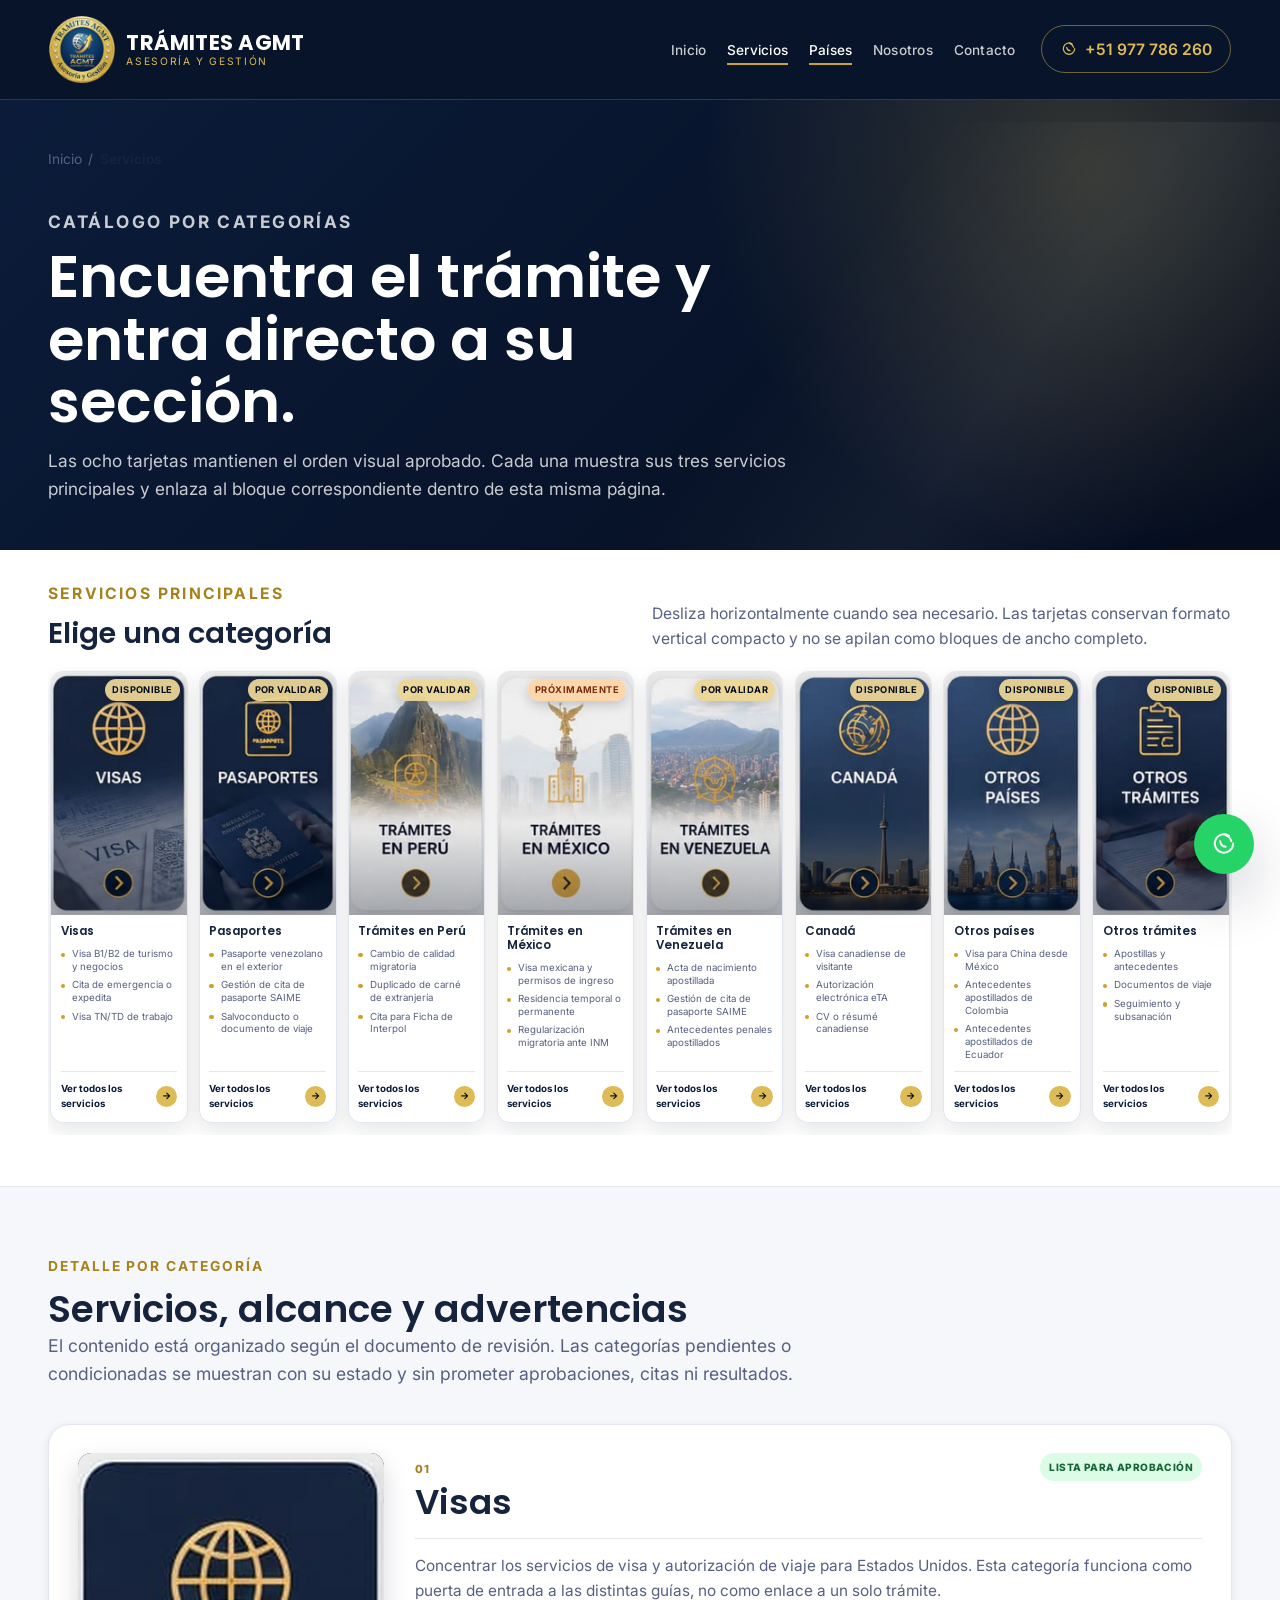
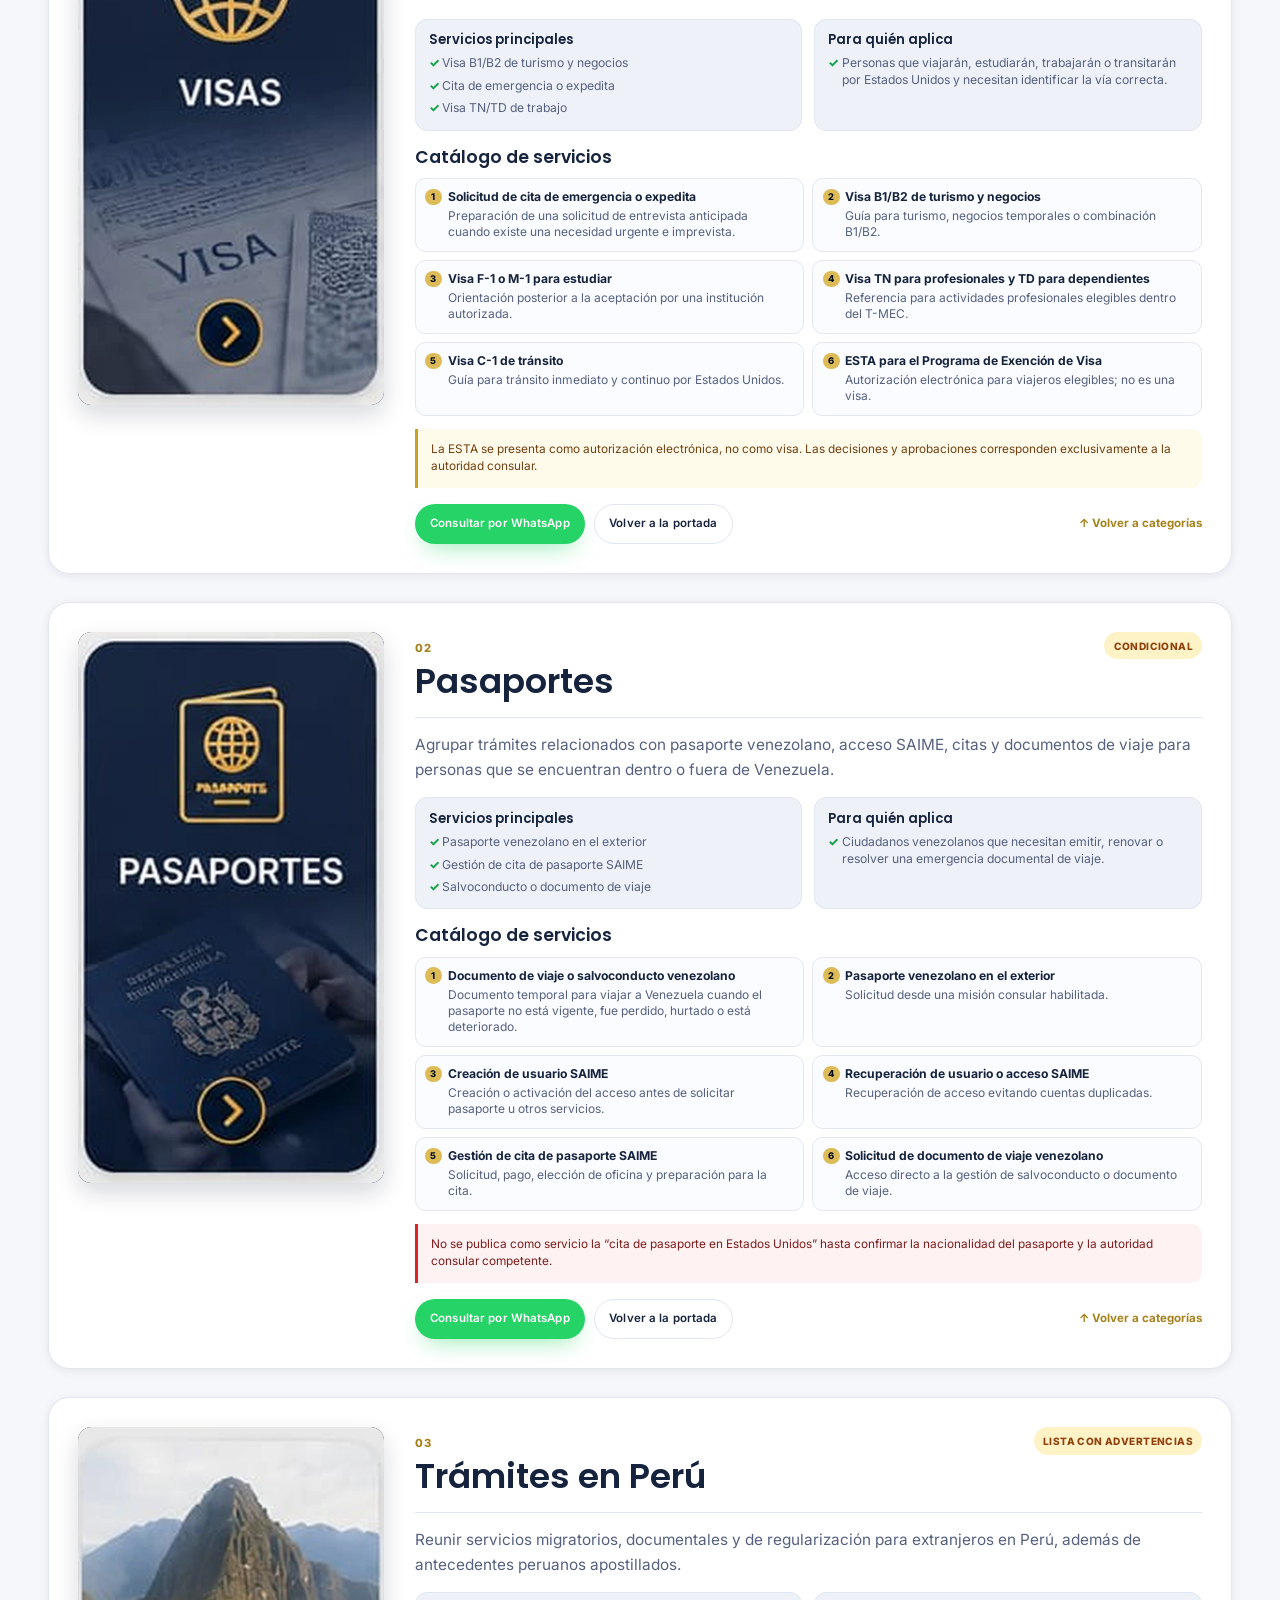
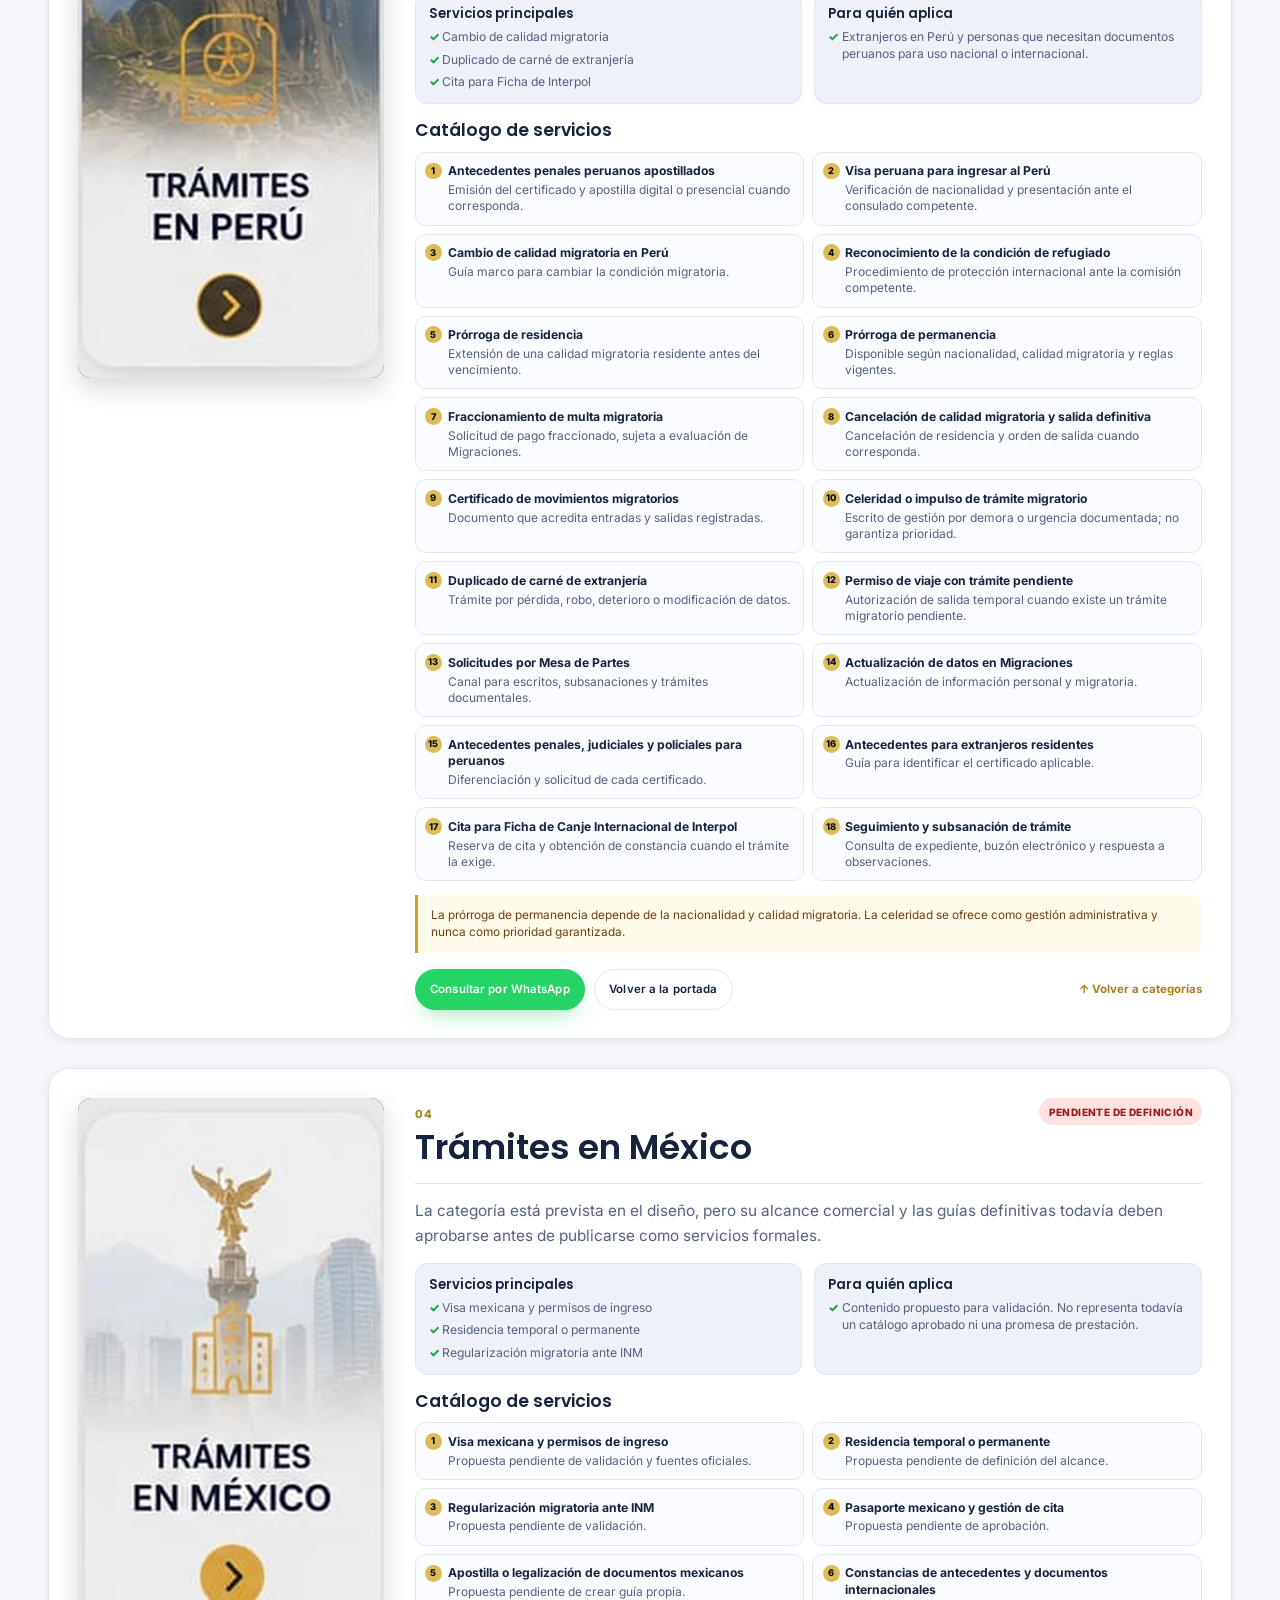
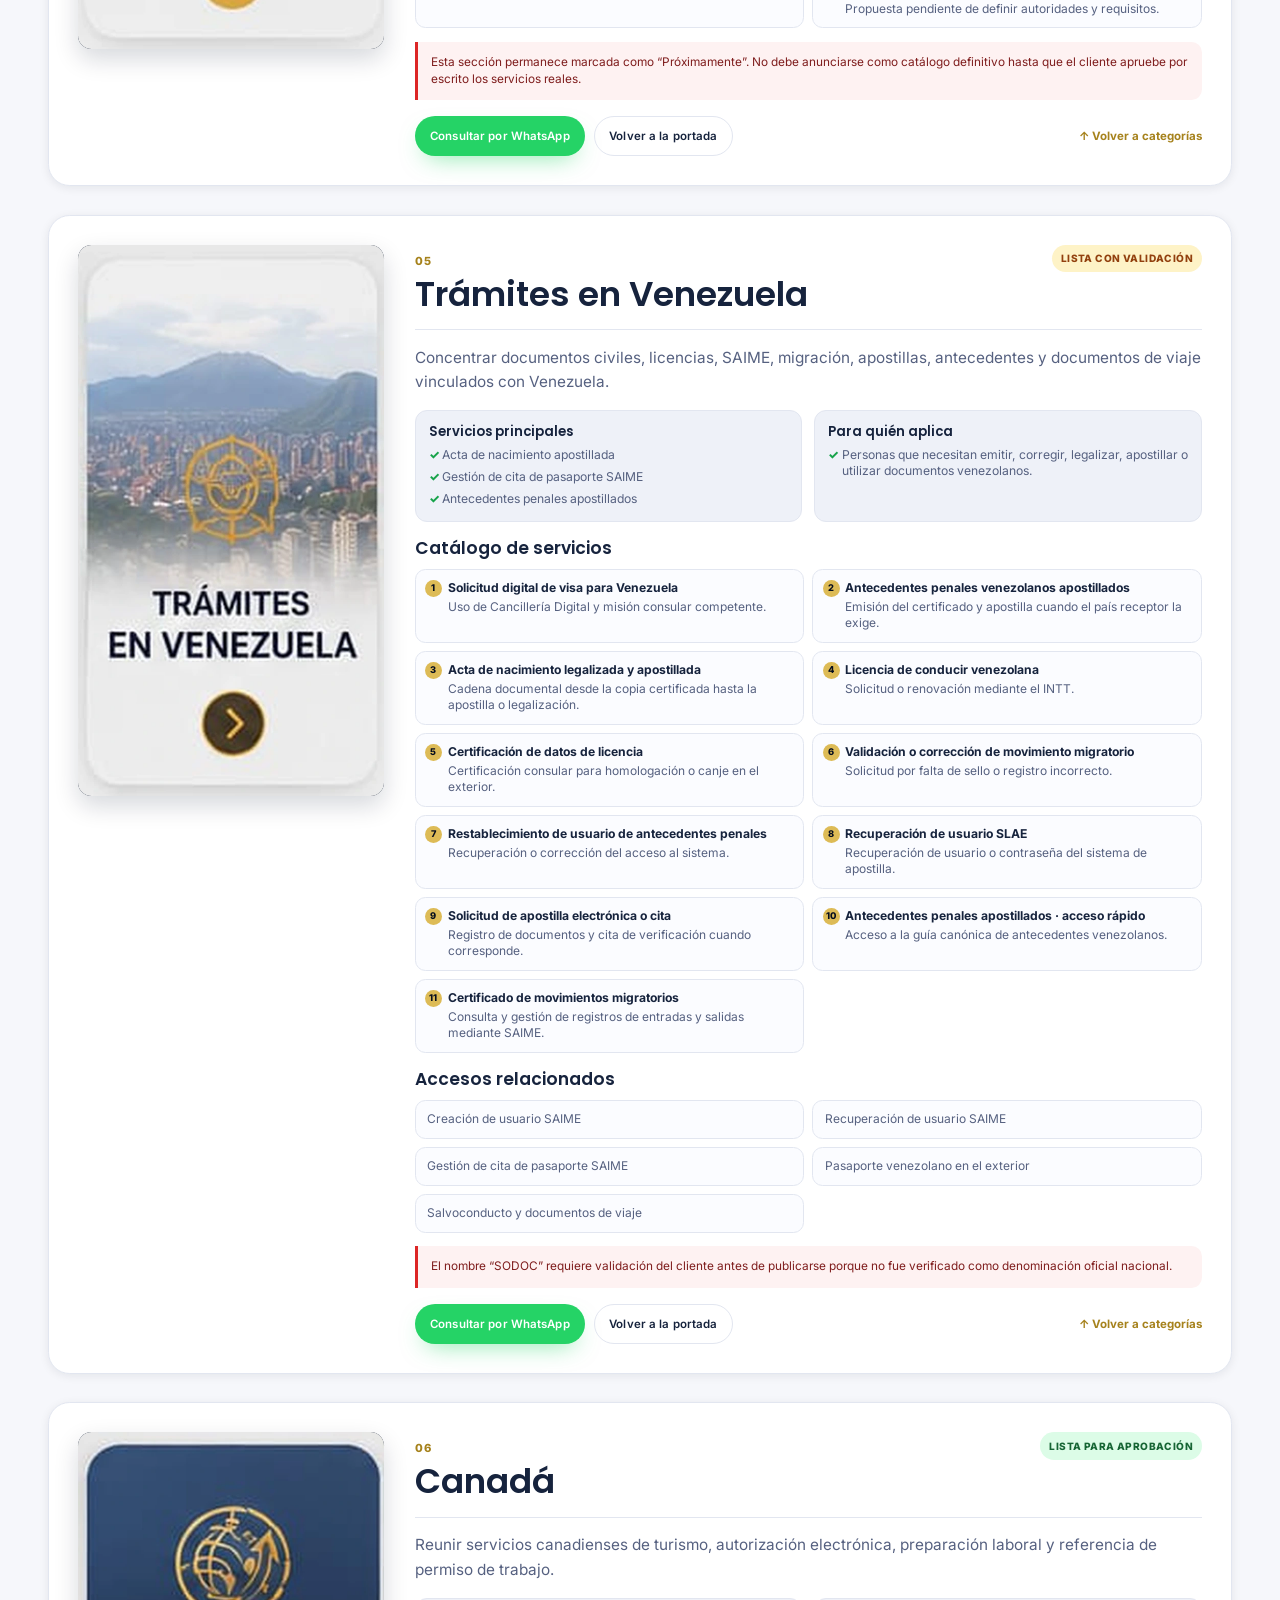
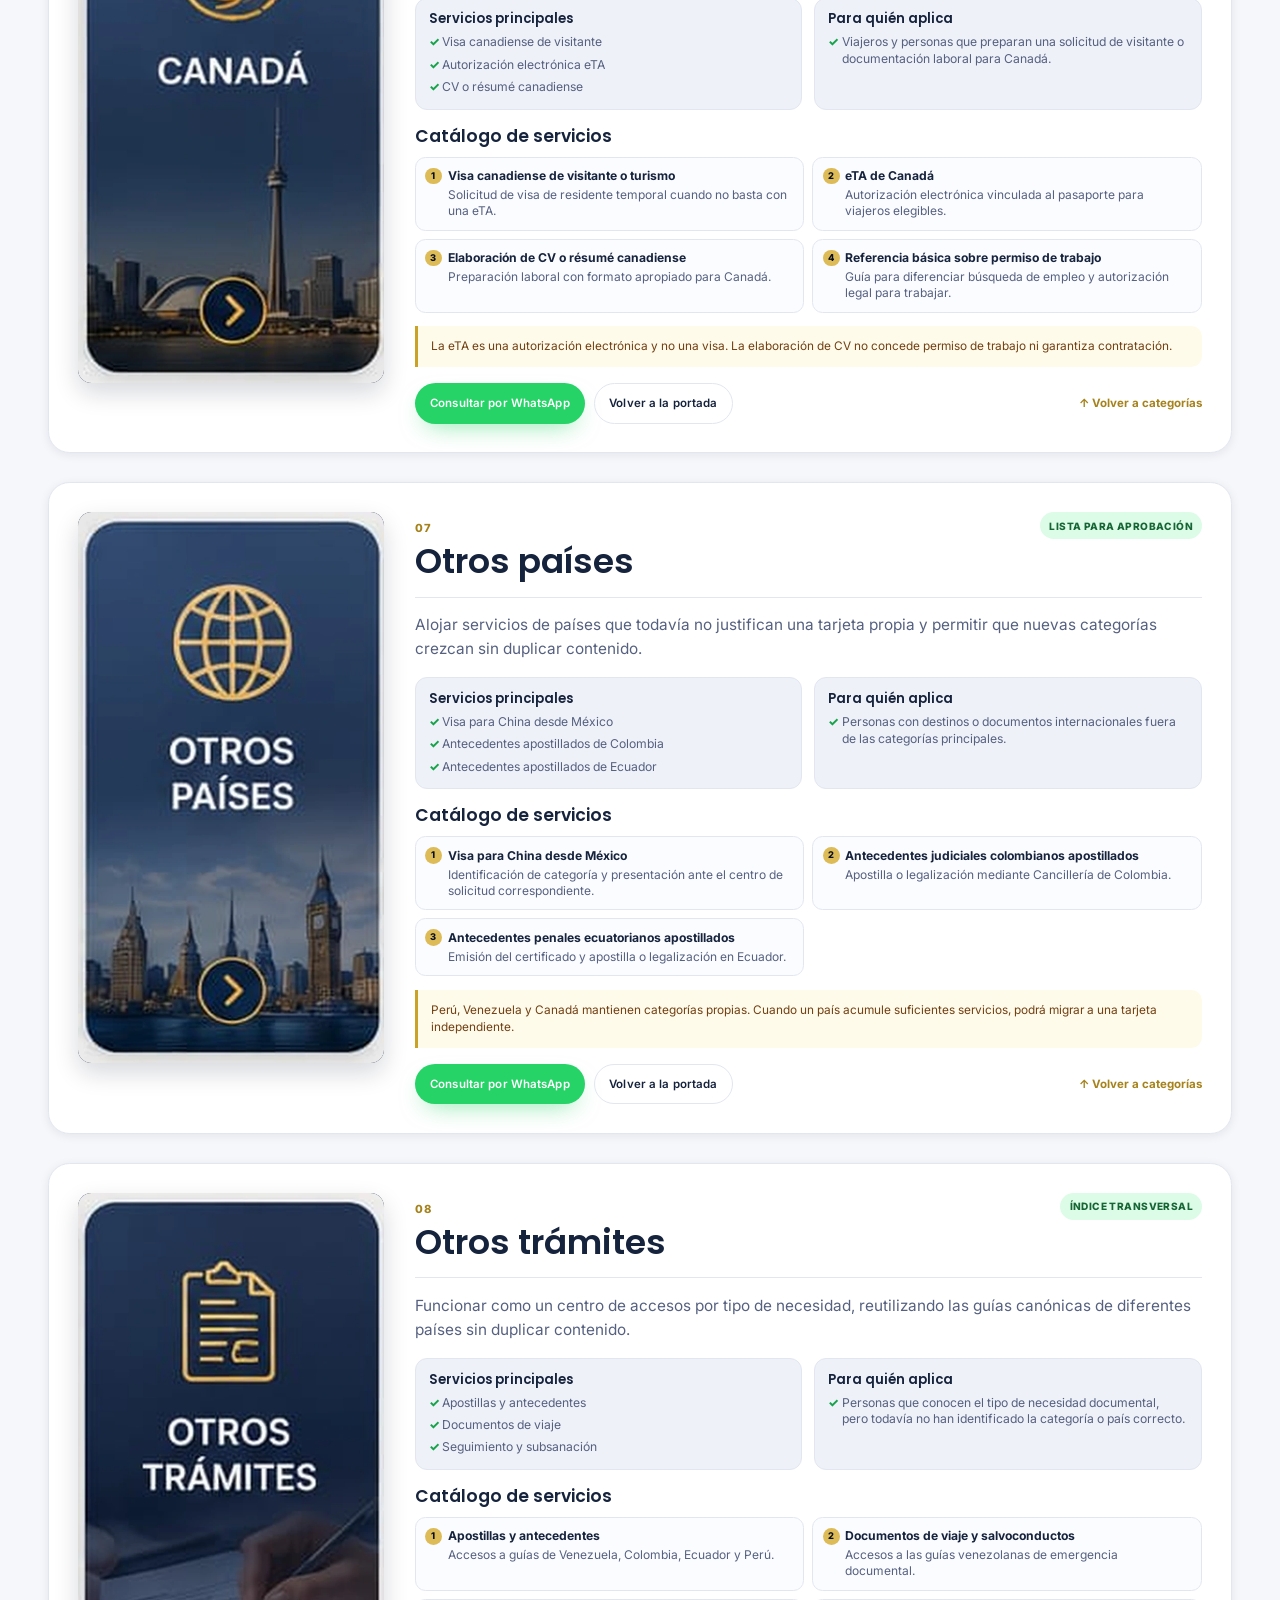
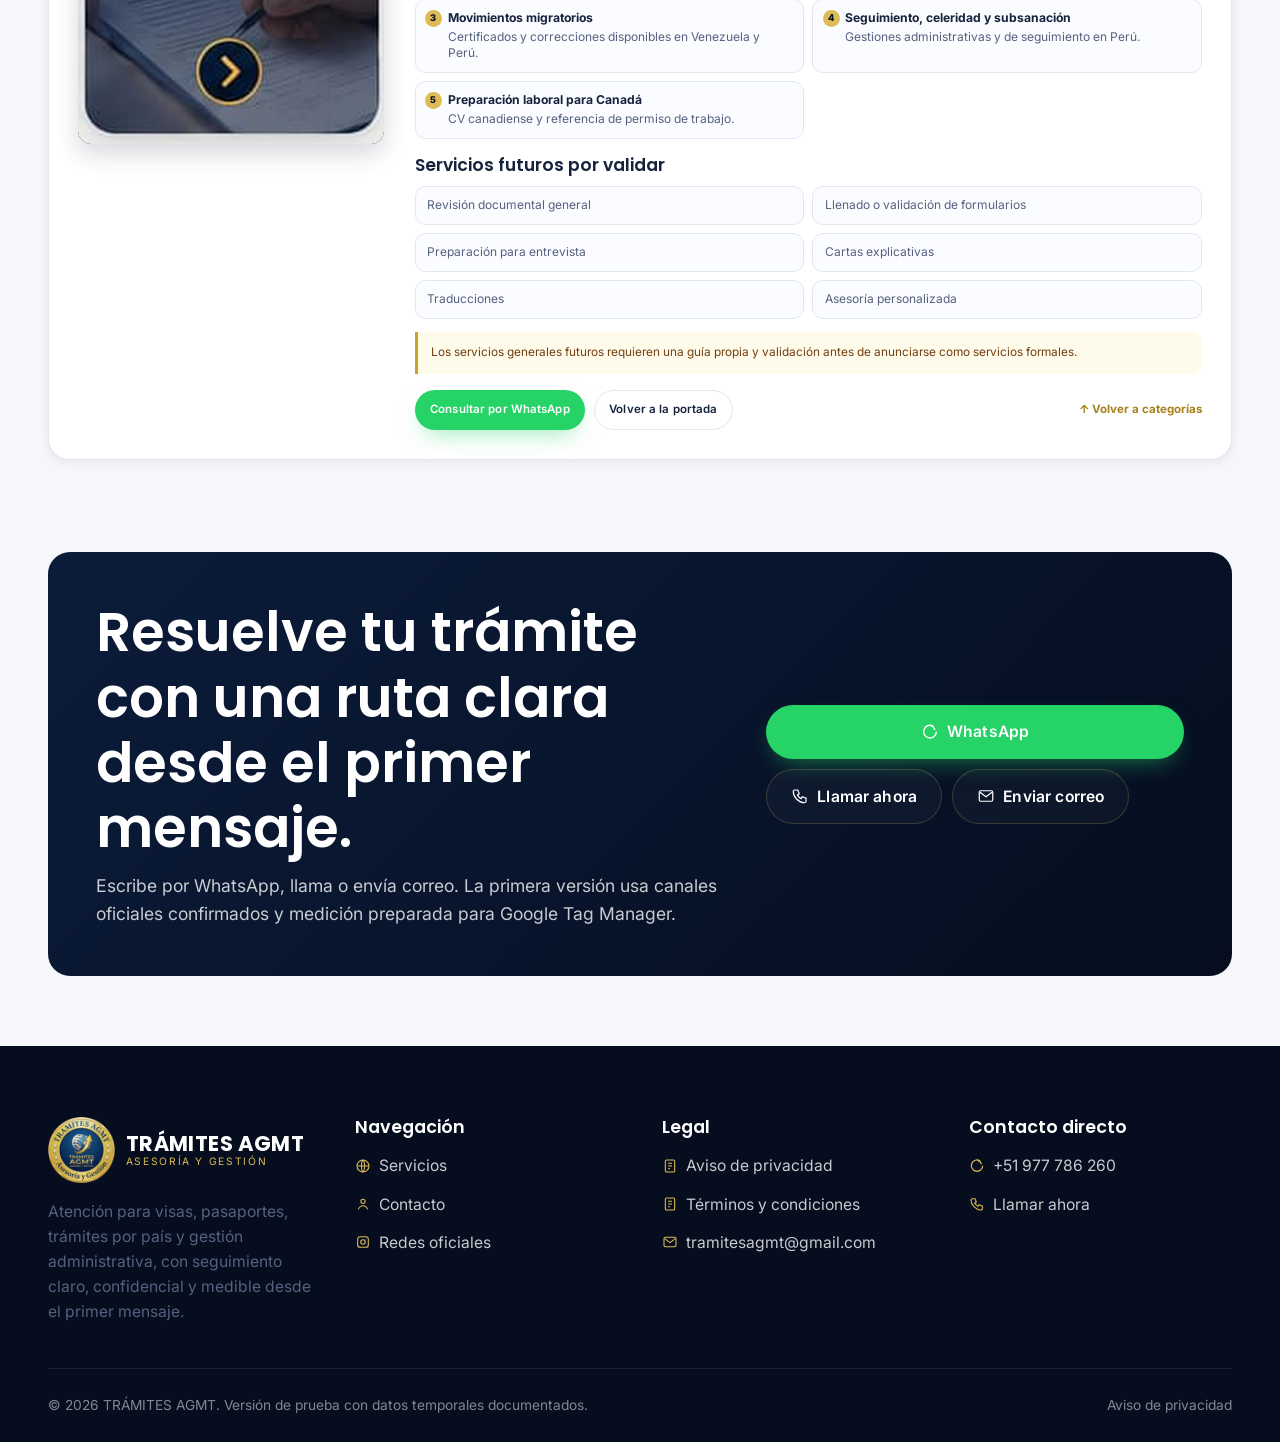
<file: servicios.html>
<!doctype html>
<html lang="es">
<head>
<meta charset="UTF-8">
<meta name="viewport" content="width=device-width, initial-scale=1">
<title>Servicios profesionales de TRÁMITES AGMT</title>
<meta name="description" content="Catálogo de visas, pasaportes, trámites en Perú, México, Venezuela, Canadá y otros países, organizado por categorías y servicios principales.">
<link rel="canonical" href="https://dominio.com/servicios.html">
<meta name="robots" content="index, follow">

<meta property="og:title" content="Servicios profesionales de TRÁMITES AGMT">
<meta property="og:description" content="Categorías de visas, pasaportes, trámites por país y gestión documental con acceso directo a cada servicio.">
<meta property="og:type" content="website">
<meta property="og:url" content="https://dominio.com/servicios.html">
<meta property="og:image" content="https://dominio.com/assets/img/og/home-og.jpg">
<meta name="twitter:card" content="summary_large_image">

<link rel="icon" href="assets/icons/favicon.ico" sizes="any">
<link rel="icon" href="assets/icons/favicon.svg" type="image/svg+xml">
<link rel="apple-touch-icon" href="assets/icons/apple-touch-icon.png">
<link rel="mask-icon" href="assets/icons/mask-icon.svg" color="#c9a227">
<meta name="msapplication-config" content="browserconfig.xml">
<meta name="msapplication-TileColor" content="#071429">
<link rel="manifest" href="manifest.webmanifest">
<meta name="theme-color" content="#071429">

<link rel="preconnect" href="https://fonts.googleapis.com">
<link rel="preconnect" href="https://fonts.gstatic.com" crossorigin>
<link rel="dns-prefetch" href="https://www.googletagmanager.com">
<link rel="stylesheet" href="https://fonts.googleapis.com/css2?family=Poppins:wght@500;600;700&family=Inter:wght@400;500;600&display=swap">

<link rel="stylesheet" href="assets/css/base.css">
<link rel="stylesheet" href="assets/css/layout.css">
<link rel="stylesheet" href="assets/css/components.css">
<link rel="stylesheet" href="assets/css/pages.css">
<link rel="stylesheet" href="assets/css/services-catalog.css">
<link rel="stylesheet" href="assets/css/responsive.css">

<script>
(function(w,d,s,l,i){w[l]=w[l]||[];w[l].push({'gtm.start':
new Date().getTime(),event:'gtm.js'});var f=d.getElementsByTagName(s)[0],
j=d.createElement(s),dl=l!='dataLayer'?'&l='+l:'';j.async=true;j.src=
'https://www.googletagmanager.com/gtm.js?id=GTM-XXXXXXX'+dl;f.parentNode.insertBefore(j,f);
})(window,document,'script','dataLayer','GTM-XXXXXXX');
</script>

<script type="application/ld+json">
{
  "@context": "https://schema.org",
  "@type": "BreadcrumbList",
  "itemListElement": [
    { "@type": "ListItem", "position": 1, "name": "Inicio", "item": "https://dominio.com/" },
    { "@type": "ListItem", "position": 2, "name": "Servicios", "item": "https://dominio.com/servicios.html" }
  ]
}
</script>
<script type="application/ld+json">
{
  "@context": "https://schema.org",
  "@type": "ItemList",
  "name": "Categorías de servicios de TRÁMITES AGMT",
  "itemListElement": [
    { "@type": "ListItem", "position": 1, "name": "Visas", "url": "https://dominio.com/servicios.html#visas" },
    { "@type": "ListItem", "position": 2, "name": "Pasaportes", "url": "https://dominio.com/servicios.html#pasaportes" },
    { "@type": "ListItem", "position": 3, "name": "Trámites en Perú", "url": "https://dominio.com/servicios.html#tramites-peru" },
    { "@type": "ListItem", "position": 4, "name": "Trámites en México", "url": "https://dominio.com/servicios.html#tramites-mexico" },
    { "@type": "ListItem", "position": 5, "name": "Trámites en Venezuela", "url": "https://dominio.com/servicios.html#tramites-venezuela" },
    { "@type": "ListItem", "position": 6, "name": "Canadá", "url": "https://dominio.com/servicios.html#canada" },
    { "@type": "ListItem", "position": 7, "name": "Otros países", "url": "https://dominio.com/servicios.html#otros-paises" },
    { "@type": "ListItem", "position": 8, "name": "Otros trámites", "url": "https://dominio.com/servicios.html#otros-tramites" }
  ]
}
</script>
</head>
<body>
<noscript><iframe src="https://www.googletagmanager.com/ns.html?id=GTM-XXXXXXX" height="0" width="0" style="display:none;visibility:hidden"></iframe></noscript>

<a class="skip-link" href="#main">Saltar al contenido</a>
<header class="site-header" data-include="header"></header>

<main id="main">
  <section class="services-hero">
    <div class="container">
      <nav class="breadcrumbs" aria-label="Ruta de navegación">
        <a href="index.html">Inicio</a><span aria-hidden="true">/</span><span aria-current="page">Servicios</span>
      </nav>
      <p class="eyebrow eyebrow--light">Catálogo por categorías</p>
      <h1>Encuentra el trámite y entra directo a su sección.</h1>
      <p>Las ocho tarjetas mantienen el orden visual aprobado. Cada una muestra sus tres servicios principales y enlaza al bloque correspondiente dentro de esta misma página.</p>
    </div>
  </section>

  <section class="services-catalog-section" id="catalogo-servicios" aria-labelledby="catalogo-title">
    <div class="container">
      <div class="services-catalog-head">
        <div>
          <p class="eyebrow">Servicios principales</p>
          <h2 id="catalogo-title">Elige una categoría</h2>
        </div>
        <p>Desliza horizontalmente cuando sea necesario. Las tarjetas conservan formato vertical compacto y no se apilan como bloques de ancho completo.</p>
      </div>
      <nav class="service-category-viewport" aria-label="Categorías de servicios">
        <ul class="service-category-track" role="list">
          <li class="service-category-card">
      <a class="service-category-card__visual" href="#visas" aria-label="Ir a la sección Visas" data-ga-event="click_service_card" data-ga-label="visas">
        <img src="assets/img/services/cards/servicio-visas-600.webp" width="600" height="1080" alt="Tarjeta de servicios de visas" loading="eager" decoding="async">
        <span class="service-category-card__status ">Disponible</span>
      </a>
      <div class="service-category-card__body">
        <h3>Visas</h3>
        <ul class="service-category-card__list"><li>Visa B1/B2 de turismo y negocios</li><li>Cita de emergencia o expedita</li><li>Visa TN/TD de trabajo</li></ul>
        <a class="service-category-card__link" href="#visas"><span>Ver todos los servicios</span><span aria-hidden="true">→</span></a>
      </div>
    </li>
<li class="service-category-card">
      <a class="service-category-card__visual" href="#pasaportes" aria-label="Ir a la sección Pasaportes" data-ga-event="click_service_card" data-ga-label="pasaportes">
        <img src="assets/img/services/cards/servicio-pasaportes-600.webp" width="600" height="1080" alt="Tarjeta de servicios de pasaportes" loading="eager" decoding="async">
        <span class="service-category-card__status ">Por validar</span>
      </a>
      <div class="service-category-card__body">
        <h3>Pasaportes</h3>
        <ul class="service-category-card__list"><li>Pasaporte venezolano en el exterior</li><li>Gestión de cita de pasaporte SAIME</li><li>Salvoconducto o documento de viaje</li></ul>
        <a class="service-category-card__link" href="#pasaportes"><span>Ver todos los servicios</span><span aria-hidden="true">→</span></a>
      </div>
    </li>
<li class="service-category-card">
      <a class="service-category-card__visual" href="#tramites-peru" aria-label="Ir a la sección Trámites en Perú" data-ga-event="click_service_card" data-ga-label="tramites-peru">
        <img src="assets/img/services/cards/servicio-peru-600.webp" width="600" height="1080" alt="Tarjeta de trámites en Perú" loading="eager" decoding="async">
        <span class="service-category-card__status ">Por validar</span>
      </a>
      <div class="service-category-card__body">
        <h3>Trámites en Perú</h3>
        <ul class="service-category-card__list"><li>Cambio de calidad migratoria</li><li>Duplicado de carné de extranjería</li><li>Cita para Ficha de Interpol</li></ul>
        <a class="service-category-card__link" href="#tramites-peru"><span>Ver todos los servicios</span><span aria-hidden="true">→</span></a>
      </div>
    </li>
<li class="service-category-card">
      <a class="service-category-card__visual" href="#tramites-mexico" aria-label="Ir a la sección Trámites en México" data-ga-event="click_service_card" data-ga-label="tramites-mexico">
        <img src="assets/img/services/cards/servicio-mexico-600.webp" width="600" height="1080" alt="Tarjeta de trámites en México" loading="eager" decoding="async">
        <span class="service-category-card__status service-category-card__status--pending">Próximamente</span>
      </a>
      <div class="service-category-card__body">
        <h3>Trámites en México</h3>
        <ul class="service-category-card__list"><li>Visa mexicana y permisos de ingreso</li><li>Residencia temporal o permanente</li><li>Regularización migratoria ante INM</li></ul>
        <a class="service-category-card__link" href="#tramites-mexico"><span>Ver todos los servicios</span><span aria-hidden="true">→</span></a>
      </div>
    </li>
<li class="service-category-card">
      <a class="service-category-card__visual" href="#tramites-venezuela" aria-label="Ir a la sección Trámites en Venezuela" data-ga-event="click_service_card" data-ga-label="tramites-venezuela">
        <img src="assets/img/services/cards/servicio-venezuela-600.webp" width="600" height="1080" alt="Tarjeta de trámites en Venezuela" loading="eager" decoding="async">
        <span class="service-category-card__status ">Por validar</span>
      </a>
      <div class="service-category-card__body">
        <h3>Trámites en Venezuela</h3>
        <ul class="service-category-card__list"><li>Acta de nacimiento apostillada</li><li>Gestión de cita de pasaporte SAIME</li><li>Antecedentes penales apostillados</li></ul>
        <a class="service-category-card__link" href="#tramites-venezuela"><span>Ver todos los servicios</span><span aria-hidden="true">→</span></a>
      </div>
    </li>
<li class="service-category-card">
      <a class="service-category-card__visual" href="#canada" aria-label="Ir a la sección Canadá" data-ga-event="click_service_card" data-ga-label="canada">
        <img src="assets/img/services/cards/servicio-canada-600.webp" width="600" height="1080" alt="Tarjeta de servicios para Canadá" loading="eager" decoding="async">
        <span class="service-category-card__status ">Disponible</span>
      </a>
      <div class="service-category-card__body">
        <h3>Canadá</h3>
        <ul class="service-category-card__list"><li>Visa canadiense de visitante</li><li>Autorización electrónica eTA</li><li>CV o résumé canadiense</li></ul>
        <a class="service-category-card__link" href="#canada"><span>Ver todos los servicios</span><span aria-hidden="true">→</span></a>
      </div>
    </li>
<li class="service-category-card">
      <a class="service-category-card__visual" href="#otros-paises" aria-label="Ir a la sección Otros países" data-ga-event="click_service_card" data-ga-label="otros-paises">
        <img src="assets/img/services/cards/servicio-otros-paises-600.webp" width="600" height="1080" alt="Tarjeta de trámites para otros países" loading="eager" decoding="async">
        <span class="service-category-card__status ">Disponible</span>
      </a>
      <div class="service-category-card__body">
        <h3>Otros países</h3>
        <ul class="service-category-card__list"><li>Visa para China desde México</li><li>Antecedentes apostillados de Colombia</li><li>Antecedentes apostillados de Ecuador</li></ul>
        <a class="service-category-card__link" href="#otros-paises"><span>Ver todos los servicios</span><span aria-hidden="true">→</span></a>
      </div>
    </li>
<li class="service-category-card">
      <a class="service-category-card__visual" href="#otros-tramites" aria-label="Ir a la sección Otros trámites" data-ga-event="click_service_card" data-ga-label="otros-tramites">
        <img src="assets/img/services/cards/servicio-otros-tramites-600.webp" width="600" height="1080" alt="Tarjeta de otros trámites documentales" loading="eager" decoding="async">
        <span class="service-category-card__status ">Disponible</span>
      </a>
      <div class="service-category-card__body">
        <h3>Otros trámites</h3>
        <ul class="service-category-card__list"><li>Apostillas y antecedentes</li><li>Documentos de viaje</li><li>Seguimiento y subsanación</li></ul>
        <a class="service-category-card__link" href="#otros-tramites"><span>Ver todos los servicios</span><span aria-hidden="true">→</span></a>
      </div>
    </li>
        </ul>
      </nav>
    </div>
  </section>

  <section class="services-details" aria-labelledby="detalle-title">
    <div class="container">
      <header class="services-details__head">
        <p class="eyebrow">Detalle por categoría</p>
        <h2 id="detalle-title">Servicios, alcance y advertencias</h2>
        <p>El contenido está organizado según el documento de revisión. Las categorías pendientes o condicionadas se muestran con su estado y sin prometer aprobaciones, citas ni resultados.</p>
      </header>
      <article class="service-category-detail" id="visas" aria-labelledby="visas-title">
      <aside class="service-category-detail__aside" aria-hidden="true">
        <div class="service-category-detail__image">
          <img src="assets/img/services/cards/servicio-visas-600.webp" width="600" height="1080" alt="" loading="lazy" decoding="async">
        </div>
      </aside>
      <div class="service-category-detail__main">
        <header class="service-category-detail__header">
          <div>
            <span class="service-category-detail__number">01</span>
            <h2 id="visas-title">Visas</h2>
          </div>
          <span class="service-state ">Lista para aprobación</span>
        </header>
        <p class="service-category-detail__objective">Concentrar los servicios de visa y autorización de viaje para Estados Unidos. Esta categoría funciona como puerta de entrada a las distintas guías, no como enlace a un solo trámite.</p>
        <div class="service-summary-grid">
          <section class="service-summary-box" aria-labelledby="visas-principal">
            <h3 id="visas-principal">Servicios principales</h3>
            <ul><li>Visa B1/B2 de turismo y negocios</li><li>Cita de emergencia o expedita</li><li>Visa TN/TD de trabajo</li></ul>
          </section>
          <section class="service-summary-box" aria-labelledby="visas-aplica">
            <h3 id="visas-aplica">Para quién aplica</h3>
            <ul><li>Personas que viajarán, estudiarán, trabajarán o transitarán por Estados Unidos y necesitan identificar la vía correcta.</li></ul>
          </section>
        </div>
        <h3 class="service-list-title">Catálogo de servicios</h3>
        <ol class="service-offerings"><li><strong>Solicitud de cita de emergencia o expedita</strong>Preparación de una solicitud de entrevista anticipada cuando existe una necesidad urgente e imprevista.</li><li><strong>Visa B1/B2 de turismo y negocios</strong>Guía para turismo, negocios temporales o combinación B1/B2.</li><li><strong>Visa F-1 o M-1 para estudiar</strong>Orientación posterior a la aceptación por una institución autorizada.</li><li><strong>Visa TN para profesionales y TD para dependientes</strong>Referencia para actividades profesionales elegibles dentro del T-MEC.</li><li><strong>Visa C-1 de tránsito</strong>Guía para tránsito inmediato y continuo por Estados Unidos.</li><li><strong>ESTA para el Programa de Exención de Visa</strong>Autorización electrónica para viajeros elegibles; no es una visa.</li></ol>
        
        <p class="service-notice ">La ESTA se presenta como autorización electrónica, no como visa. Las decisiones y aprobaciones corresponden exclusivamente a la autoridad consular.</p>
        <div class="service-category-detail__actions">
          <a class="btn btn--whatsapp" href="https://wa.me/51977786260?text=Hola%20TR%C3%81MITES%20AGMT%2C%20necesito%20orientaci%C3%B3n%20sobre%20visas%20para%20Estados%20Unidos." target="_blank" rel="noopener noreferrer" data-ga-event="click_whatsapp" data-ga-label="visas">Consultar por WhatsApp</a>
          <a class="btn btn--outline-dark" href="index.html#servicios">Volver a la portada</a>
          <a class="service-category-detail__top" href="#catalogo-servicios">↑ Volver a categorías</a>
        </div>
      </div>
    </article>
<article class="service-category-detail" id="pasaportes" aria-labelledby="pasaportes-title">
      <aside class="service-category-detail__aside" aria-hidden="true">
        <div class="service-category-detail__image">
          <img src="assets/img/services/cards/servicio-pasaportes-600.webp" width="600" height="1080" alt="" loading="lazy" decoding="async">
        </div>
      </aside>
      <div class="service-category-detail__main">
        <header class="service-category-detail__header">
          <div>
            <span class="service-category-detail__number">02</span>
            <h2 id="pasaportes-title">Pasaportes</h2>
          </div>
          <span class="service-state service-state--conditional">Condicional</span>
        </header>
        <p class="service-category-detail__objective">Agrupar trámites relacionados con pasaporte venezolano, acceso SAIME, citas y documentos de viaje para personas que se encuentran dentro o fuera de Venezuela.</p>
        <div class="service-summary-grid">
          <section class="service-summary-box" aria-labelledby="pasaportes-principal">
            <h3 id="pasaportes-principal">Servicios principales</h3>
            <ul><li>Pasaporte venezolano en el exterior</li><li>Gestión de cita de pasaporte SAIME</li><li>Salvoconducto o documento de viaje</li></ul>
          </section>
          <section class="service-summary-box" aria-labelledby="pasaportes-aplica">
            <h3 id="pasaportes-aplica">Para quién aplica</h3>
            <ul><li>Ciudadanos venezolanos que necesitan emitir, renovar o resolver una emergencia documental de viaje.</li></ul>
          </section>
        </div>
        <h3 class="service-list-title">Catálogo de servicios</h3>
        <ol class="service-offerings"><li><strong>Documento de viaje o salvoconducto venezolano</strong>Documento temporal para viajar a Venezuela cuando el pasaporte no está vigente, fue perdido, hurtado o está deteriorado.</li><li><strong>Pasaporte venezolano en el exterior</strong>Solicitud desde una misión consular habilitada.</li><li><strong>Creación de usuario SAIME</strong>Creación o activación del acceso antes de solicitar pasaporte u otros servicios.</li><li><strong>Recuperación de usuario o acceso SAIME</strong>Recuperación de acceso evitando cuentas duplicadas.</li><li><strong>Gestión de cita de pasaporte SAIME</strong>Solicitud, pago, elección de oficina y preparación para la cita.</li><li><strong>Solicitud de documento de viaje venezolano</strong>Acceso directo a la gestión de salvoconducto o documento de viaje.</li></ol>
        
        <p class="service-notice service-notice--danger">No se publica como servicio la “cita de pasaporte en Estados Unidos” hasta confirmar la nacionalidad del pasaporte y la autoridad consular competente.</p>
        <div class="service-category-detail__actions">
          <a class="btn btn--whatsapp" href="https://wa.me/51977786260?text=Hola%20TR%C3%81MITES%20AGMT%2C%20necesito%20orientaci%C3%B3n%20sobre%20pasaportes%2C%20SAIME%20o%20documento%20de%20viaje." target="_blank" rel="noopener noreferrer" data-ga-event="click_whatsapp" data-ga-label="pasaportes">Consultar por WhatsApp</a>
          <a class="btn btn--outline-dark" href="index.html#servicios">Volver a la portada</a>
          <a class="service-category-detail__top" href="#catalogo-servicios">↑ Volver a categorías</a>
        </div>
      </div>
    </article>
<article class="service-category-detail" id="tramites-peru" aria-labelledby="tramites-peru-title">
      <aside class="service-category-detail__aside" aria-hidden="true">
        <div class="service-category-detail__image">
          <img src="assets/img/services/cards/servicio-peru-600.webp" width="600" height="1080" alt="" loading="lazy" decoding="async">
        </div>
      </aside>
      <div class="service-category-detail__main">
        <header class="service-category-detail__header">
          <div>
            <span class="service-category-detail__number">03</span>
            <h2 id="tramites-peru-title">Trámites en Perú</h2>
          </div>
          <span class="service-state service-state--conditional">Lista con advertencias</span>
        </header>
        <p class="service-category-detail__objective">Reunir servicios migratorios, documentales y de regularización para extranjeros en Perú, además de antecedentes peruanos apostillados.</p>
        <div class="service-summary-grid">
          <section class="service-summary-box" aria-labelledby="tramites-peru-principal">
            <h3 id="tramites-peru-principal">Servicios principales</h3>
            <ul><li>Cambio de calidad migratoria</li><li>Duplicado de carné de extranjería</li><li>Cita para Ficha de Interpol</li></ul>
          </section>
          <section class="service-summary-box" aria-labelledby="tramites-peru-aplica">
            <h3 id="tramites-peru-aplica">Para quién aplica</h3>
            <ul><li>Extranjeros en Perú y personas que necesitan documentos peruanos para uso nacional o internacional.</li></ul>
          </section>
        </div>
        <h3 class="service-list-title">Catálogo de servicios</h3>
        <ol class="service-offerings"><li><strong>Antecedentes penales peruanos apostillados</strong>Emisión del certificado y apostilla digital o presencial cuando corresponda.</li><li><strong>Visa peruana para ingresar al Perú</strong>Verificación de nacionalidad y presentación ante el consulado competente.</li><li><strong>Cambio de calidad migratoria en Perú</strong>Guía marco para cambiar la condición migratoria.</li><li><strong>Reconocimiento de la condición de refugiado</strong>Procedimiento de protección internacional ante la comisión competente.</li><li><strong>Prórroga de residencia</strong>Extensión de una calidad migratoria residente antes del vencimiento.</li><li><strong>Prórroga de permanencia</strong>Disponible según nacionalidad, calidad migratoria y reglas vigentes.</li><li><strong>Fraccionamiento de multa migratoria</strong>Solicitud de pago fraccionado, sujeta a evaluación de Migraciones.</li><li><strong>Cancelación de calidad migratoria y salida definitiva</strong>Cancelación de residencia y orden de salida cuando corresponda.</li><li><strong>Certificado de movimientos migratorios</strong>Documento que acredita entradas y salidas registradas.</li><li><strong>Celeridad o impulso de trámite migratorio</strong>Escrito de gestión por demora o urgencia documentada; no garantiza prioridad.</li><li><strong>Duplicado de carné de extranjería</strong>Trámite por pérdida, robo, deterioro o modificación de datos.</li><li><strong>Permiso de viaje con trámite pendiente</strong>Autorización de salida temporal cuando existe un trámite migratorio pendiente.</li><li><strong>Solicitudes por Mesa de Partes</strong>Canal para escritos, subsanaciones y trámites documentales.</li><li><strong>Actualización de datos en Migraciones</strong>Actualización de información personal y migratoria.</li><li><strong>Antecedentes penales, judiciales y policiales para peruanos</strong>Diferenciación y solicitud de cada certificado.</li><li><strong>Antecedentes para extranjeros residentes</strong>Guía para identificar el certificado aplicable.</li><li><strong>Cita para Ficha de Canje Internacional de Interpol</strong>Reserva de cita y obtención de constancia cuando el trámite la exige.</li><li><strong>Seguimiento y subsanación de trámite</strong>Consulta de expediente, buzón electrónico y respuesta a observaciones.</li></ol>
        
        <p class="service-notice ">La prórroga de permanencia depende de la nacionalidad y calidad migratoria. La celeridad se ofrece como gestión administrativa y nunca como prioridad garantizada.</p>
        <div class="service-category-detail__actions">
          <a class="btn btn--whatsapp" href="https://wa.me/51977786260?text=Hola%20TR%C3%81MITES%20AGMT%2C%20necesito%20orientaci%C3%B3n%20sobre%20un%20tr%C3%A1mite%20migratorio%20o%20documental%20en%20Per%C3%BA." target="_blank" rel="noopener noreferrer" data-ga-event="click_whatsapp" data-ga-label="tramites-peru">Consultar por WhatsApp</a>
          <a class="btn btn--outline-dark" href="index.html#servicios">Volver a la portada</a>
          <a class="service-category-detail__top" href="#catalogo-servicios">↑ Volver a categorías</a>
        </div>
      </div>
    </article>
<article class="service-category-detail" id="tramites-mexico" aria-labelledby="tramites-mexico-title">
      <aside class="service-category-detail__aside" aria-hidden="true">
        <div class="service-category-detail__image">
          <img src="assets/img/services/cards/servicio-mexico-600.webp" width="600" height="1080" alt="" loading="lazy" decoding="async">
        </div>
      </aside>
      <div class="service-category-detail__main">
        <header class="service-category-detail__header">
          <div>
            <span class="service-category-detail__number">04</span>
            <h2 id="tramites-mexico-title">Trámites en México</h2>
          </div>
          <span class="service-state service-state--pending">Pendiente de definición</span>
        </header>
        <p class="service-category-detail__objective">La categoría está prevista en el diseño, pero su alcance comercial y las guías definitivas todavía deben aprobarse antes de publicarse como servicios formales.</p>
        <div class="service-summary-grid">
          <section class="service-summary-box" aria-labelledby="tramites-mexico-principal">
            <h3 id="tramites-mexico-principal">Servicios principales</h3>
            <ul><li>Visa mexicana y permisos de ingreso</li><li>Residencia temporal o permanente</li><li>Regularización migratoria ante INM</li></ul>
          </section>
          <section class="service-summary-box" aria-labelledby="tramites-mexico-aplica">
            <h3 id="tramites-mexico-aplica">Para quién aplica</h3>
            <ul><li>Contenido propuesto para validación. No representa todavía un catálogo aprobado ni una promesa de prestación.</li></ul>
          </section>
        </div>
        <h3 class="service-list-title">Catálogo de servicios</h3>
        <ol class="service-offerings"><li><strong>Visa mexicana y permisos de ingreso</strong>Propuesta pendiente de validación y fuentes oficiales.</li><li><strong>Residencia temporal o permanente</strong>Propuesta pendiente de definición del alcance.</li><li><strong>Regularización migratoria ante INM</strong>Propuesta pendiente de validación.</li><li><strong>Pasaporte mexicano y gestión de cita</strong>Propuesta pendiente de aprobación.</li><li><strong>Apostilla o legalización de documentos mexicanos</strong>Propuesta pendiente de crear guía propia.</li><li><strong>Constancias de antecedentes y documentos internacionales</strong>Propuesta pendiente de definir autoridades y requisitos.</li></ol>
        
        <p class="service-notice service-notice--danger">Esta sección permanece marcada como “Próximamente”. No debe anunciarse como catálogo definitivo hasta que el cliente apruebe por escrito los servicios reales.</p>
        <div class="service-category-detail__actions">
          <a class="btn btn--whatsapp" href="https://wa.me/51977786260?text=Hola%20TR%C3%81MITES%20AGMT%2C%20quiero%20consultar%20si%20ya%20est%C3%A1%20disponible%20el%20servicio%20que%20necesito%20en%20M%C3%A9xico." target="_blank" rel="noopener noreferrer" data-ga-event="click_whatsapp" data-ga-label="tramites-mexico">Consultar por WhatsApp</a>
          <a class="btn btn--outline-dark" href="index.html#servicios">Volver a la portada</a>
          <a class="service-category-detail__top" href="#catalogo-servicios">↑ Volver a categorías</a>
        </div>
      </div>
    </article>
<article class="service-category-detail" id="tramites-venezuela" aria-labelledby="tramites-venezuela-title">
      <aside class="service-category-detail__aside" aria-hidden="true">
        <div class="service-category-detail__image">
          <img src="assets/img/services/cards/servicio-venezuela-600.webp" width="600" height="1080" alt="" loading="lazy" decoding="async">
        </div>
      </aside>
      <div class="service-category-detail__main">
        <header class="service-category-detail__header">
          <div>
            <span class="service-category-detail__number">05</span>
            <h2 id="tramites-venezuela-title">Trámites en Venezuela</h2>
          </div>
          <span class="service-state service-state--conditional">Lista con validación</span>
        </header>
        <p class="service-category-detail__objective">Concentrar documentos civiles, licencias, SAIME, migración, apostillas, antecedentes y documentos de viaje vinculados con Venezuela.</p>
        <div class="service-summary-grid">
          <section class="service-summary-box" aria-labelledby="tramites-venezuela-principal">
            <h3 id="tramites-venezuela-principal">Servicios principales</h3>
            <ul><li>Acta de nacimiento apostillada</li><li>Gestión de cita de pasaporte SAIME</li><li>Antecedentes penales apostillados</li></ul>
          </section>
          <section class="service-summary-box" aria-labelledby="tramites-venezuela-aplica">
            <h3 id="tramites-venezuela-aplica">Para quién aplica</h3>
            <ul><li>Personas que necesitan emitir, corregir, legalizar, apostillar o utilizar documentos venezolanos.</li></ul>
          </section>
        </div>
        <h3 class="service-list-title">Catálogo de servicios</h3>
        <ol class="service-offerings"><li><strong>Solicitud digital de visa para Venezuela</strong>Uso de Cancillería Digital y misión consular competente.</li><li><strong>Antecedentes penales venezolanos apostillados</strong>Emisión del certificado y apostilla cuando el país receptor la exige.</li><li><strong>Acta de nacimiento legalizada y apostillada</strong>Cadena documental desde la copia certificada hasta la apostilla o legalización.</li><li><strong>Licencia de conducir venezolana</strong>Solicitud o renovación mediante el INTT.</li><li><strong>Certificación de datos de licencia</strong>Certificación consular para homologación o canje en el exterior.</li><li><strong>Validación o corrección de movimiento migratorio</strong>Solicitud por falta de sello o registro incorrecto.</li><li><strong>Restablecimiento de usuario de antecedentes penales</strong>Recuperación o corrección del acceso al sistema.</li><li><strong>Recuperación de usuario SLAE</strong>Recuperación de usuario o contraseña del sistema de apostilla.</li><li><strong>Solicitud de apostilla electrónica o cita</strong>Registro de documentos y cita de verificación cuando corresponde.</li><li><strong>Antecedentes penales apostillados · acceso rápido</strong>Acceso a la guía canónica de antecedentes venezolanos.</li><li><strong>Certificado de movimientos migratorios</strong>Consulta y gestión de registros de entradas y salidas mediante SAIME.</li></ol>
        <h3 class="service-list-title">Accesos relacionados</h3>
        <ul class="service-offerings service-offerings--groups"><li>Creación de usuario SAIME</li><li>Recuperación de usuario SAIME</li><li>Gestión de cita de pasaporte SAIME</li><li>Pasaporte venezolano en el exterior</li><li>Salvoconducto y documentos de viaje</li></ul>
        <p class="service-notice service-notice--danger">El nombre “SODOC” requiere validación del cliente antes de publicarse porque no fue verificado como denominación oficial nacional.</p>
        <div class="service-category-detail__actions">
          <a class="btn btn--whatsapp" href="https://wa.me/51977786260?text=Hola%20TR%C3%81MITES%20AGMT%2C%20necesito%20orientaci%C3%B3n%20sobre%20documentos%20o%20tr%C3%A1mites%20en%20Venezuela." target="_blank" rel="noopener noreferrer" data-ga-event="click_whatsapp" data-ga-label="tramites-venezuela">Consultar por WhatsApp</a>
          <a class="btn btn--outline-dark" href="index.html#servicios">Volver a la portada</a>
          <a class="service-category-detail__top" href="#catalogo-servicios">↑ Volver a categorías</a>
        </div>
      </div>
    </article>
<article class="service-category-detail" id="canada" aria-labelledby="canada-title">
      <aside class="service-category-detail__aside" aria-hidden="true">
        <div class="service-category-detail__image">
          <img src="assets/img/services/cards/servicio-canada-600.webp" width="600" height="1080" alt="" loading="lazy" decoding="async">
        </div>
      </aside>
      <div class="service-category-detail__main">
        <header class="service-category-detail__header">
          <div>
            <span class="service-category-detail__number">06</span>
            <h2 id="canada-title">Canadá</h2>
          </div>
          <span class="service-state ">Lista para aprobación</span>
        </header>
        <p class="service-category-detail__objective">Reunir servicios canadienses de turismo, autorización electrónica, preparación laboral y referencia de permiso de trabajo.</p>
        <div class="service-summary-grid">
          <section class="service-summary-box" aria-labelledby="canada-principal">
            <h3 id="canada-principal">Servicios principales</h3>
            <ul><li>Visa canadiense de visitante</li><li>Autorización electrónica eTA</li><li>CV o résumé canadiense</li></ul>
          </section>
          <section class="service-summary-box" aria-labelledby="canada-aplica">
            <h3 id="canada-aplica">Para quién aplica</h3>
            <ul><li>Viajeros y personas que preparan una solicitud de visitante o documentación laboral para Canadá.</li></ul>
          </section>
        </div>
        <h3 class="service-list-title">Catálogo de servicios</h3>
        <ol class="service-offerings"><li><strong>Visa canadiense de visitante o turismo</strong>Solicitud de visa de residente temporal cuando no basta con una eTA.</li><li><strong>eTA de Canadá</strong>Autorización electrónica vinculada al pasaporte para viajeros elegibles.</li><li><strong>Elaboración de CV o résumé canadiense</strong>Preparación laboral con formato apropiado para Canadá.</li><li><strong>Referencia básica sobre permiso de trabajo</strong>Guía para diferenciar búsqueda de empleo y autorización legal para trabajar.</li></ol>
        
        <p class="service-notice ">La eTA es una autorización electrónica y no una visa. La elaboración de CV no concede permiso de trabajo ni garantiza contratación.</p>
        <div class="service-category-detail__actions">
          <a class="btn btn--whatsapp" href="https://wa.me/51977786260?text=Hola%20TR%C3%81MITES%20AGMT%2C%20necesito%20orientaci%C3%B3n%20sobre%20visa%2C%20eTA%20o%20preparaci%C3%B3n%20laboral%20para%20Canad%C3%A1." target="_blank" rel="noopener noreferrer" data-ga-event="click_whatsapp" data-ga-label="canada">Consultar por WhatsApp</a>
          <a class="btn btn--outline-dark" href="index.html#servicios">Volver a la portada</a>
          <a class="service-category-detail__top" href="#catalogo-servicios">↑ Volver a categorías</a>
        </div>
      </div>
    </article>
<article class="service-category-detail" id="otros-paises" aria-labelledby="otros-paises-title">
      <aside class="service-category-detail__aside" aria-hidden="true">
        <div class="service-category-detail__image">
          <img src="assets/img/services/cards/servicio-otros-paises-600.webp" width="600" height="1080" alt="" loading="lazy" decoding="async">
        </div>
      </aside>
      <div class="service-category-detail__main">
        <header class="service-category-detail__header">
          <div>
            <span class="service-category-detail__number">07</span>
            <h2 id="otros-paises-title">Otros países</h2>
          </div>
          <span class="service-state ">Lista para aprobación</span>
        </header>
        <p class="service-category-detail__objective">Alojar servicios de países que todavía no justifican una tarjeta propia y permitir que nuevas categorías crezcan sin duplicar contenido.</p>
        <div class="service-summary-grid">
          <section class="service-summary-box" aria-labelledby="otros-paises-principal">
            <h3 id="otros-paises-principal">Servicios principales</h3>
            <ul><li>Visa para China desde México</li><li>Antecedentes apostillados de Colombia</li><li>Antecedentes apostillados de Ecuador</li></ul>
          </section>
          <section class="service-summary-box" aria-labelledby="otros-paises-aplica">
            <h3 id="otros-paises-aplica">Para quién aplica</h3>
            <ul><li>Personas con destinos o documentos internacionales fuera de las categorías principales.</li></ul>
          </section>
        </div>
        <h3 class="service-list-title">Catálogo de servicios</h3>
        <ol class="service-offerings"><li><strong>Visa para China desde México</strong>Identificación de categoría y presentación ante el centro de solicitud correspondiente.</li><li><strong>Antecedentes judiciales colombianos apostillados</strong>Apostilla o legalización mediante Cancillería de Colombia.</li><li><strong>Antecedentes penales ecuatorianos apostillados</strong>Emisión del certificado y apostilla o legalización en Ecuador.</li></ol>
        
        <p class="service-notice ">Perú, Venezuela y Canadá mantienen categorías propias. Cuando un país acumule suficientes servicios, podrá migrar a una tarjeta independiente.</p>
        <div class="service-category-detail__actions">
          <a class="btn btn--whatsapp" href="https://wa.me/51977786260?text=Hola%20TR%C3%81MITES%20AGMT%2C%20necesito%20orientaci%C3%B3n%20sobre%20un%20tr%C3%A1mite%20para%20otro%20pa%C3%ADs." target="_blank" rel="noopener noreferrer" data-ga-event="click_whatsapp" data-ga-label="otros-paises">Consultar por WhatsApp</a>
          <a class="btn btn--outline-dark" href="index.html#servicios">Volver a la portada</a>
          <a class="service-category-detail__top" href="#catalogo-servicios">↑ Volver a categorías</a>
        </div>
      </div>
    </article>
<article class="service-category-detail" id="otros-tramites" aria-labelledby="otros-tramites-title">
      <aside class="service-category-detail__aside" aria-hidden="true">
        <div class="service-category-detail__image">
          <img src="assets/img/services/cards/servicio-otros-tramites-600.webp" width="600" height="1080" alt="" loading="lazy" decoding="async">
        </div>
      </aside>
      <div class="service-category-detail__main">
        <header class="service-category-detail__header">
          <div>
            <span class="service-category-detail__number">08</span>
            <h2 id="otros-tramites-title">Otros trámites</h2>
          </div>
          <span class="service-state ">Índice transversal</span>
        </header>
        <p class="service-category-detail__objective">Funcionar como un centro de accesos por tipo de necesidad, reutilizando las guías canónicas de diferentes países sin duplicar contenido.</p>
        <div class="service-summary-grid">
          <section class="service-summary-box" aria-labelledby="otros-tramites-principal">
            <h3 id="otros-tramites-principal">Servicios principales</h3>
            <ul><li>Apostillas y antecedentes</li><li>Documentos de viaje</li><li>Seguimiento y subsanación</li></ul>
          </section>
          <section class="service-summary-box" aria-labelledby="otros-tramites-aplica">
            <h3 id="otros-tramites-aplica">Para quién aplica</h3>
            <ul><li>Personas que conocen el tipo de necesidad documental, pero todavía no han identificado la categoría o país correcto.</li></ul>
          </section>
        </div>
        <h3 class="service-list-title">Catálogo de servicios</h3>
        <ol class="service-offerings"><li><strong>Apostillas y antecedentes</strong>Accesos a guías de Venezuela, Colombia, Ecuador y Perú.</li><li><strong>Documentos de viaje y salvoconductos</strong>Accesos a las guías venezolanas de emergencia documental.</li><li><strong>Movimientos migratorios</strong>Certificados y correcciones disponibles en Venezuela y Perú.</li><li><strong>Seguimiento, celeridad y subsanación</strong>Gestiones administrativas y de seguimiento en Perú.</li><li><strong>Preparación laboral para Canadá</strong>CV canadiense y referencia de permiso de trabajo.</li></ol>
        <h3 class="service-list-title">Servicios futuros por validar</h3>
        <ul class="service-offerings service-offerings--groups"><li>Revisión documental general</li><li>Llenado o validación de formularios</li><li>Preparación para entrevista</li><li>Cartas explicativas</li><li>Traducciones</li><li>Asesoría personalizada</li></ul>
        <p class="service-notice ">Los servicios generales futuros requieren una guía propia y validación antes de anunciarse como servicios formales.</p>
        <div class="service-category-detail__actions">
          <a class="btn btn--whatsapp" href="https://wa.me/51977786260?text=Hola%20TR%C3%81MITES%20AGMT%2C%20necesito%20ayuda%20para%20identificar%20el%20tr%C3%A1mite%20correcto." target="_blank" rel="noopener noreferrer" data-ga-event="click_whatsapp" data-ga-label="otros-tramites">Consultar por WhatsApp</a>
          <a class="btn btn--outline-dark" href="index.html#servicios">Volver a la portada</a>
          <a class="service-category-detail__top" href="#catalogo-servicios">↑ Volver a categorías</a>
        </div>
      </div>
    </article>
    </div>
  </section>

  <div data-include="cta-contact"></div>
  <div style="height:var(--space-xl)"></div>
</main>

<footer class="site-footer" data-include="footer"></footer>
<div data-include="whatsapp-float"></div>

<script src="assets/js/console-flow.js" defer></script>
<script src="assets/js/layout-loader.js" defer></script>
<script src="assets/js/navigation.js" defer></script>
<script src="assets/js/contact.js" defer></script>
<script src="assets/js/analytics-events.js" defer></script>
<script src="assets/js/main.js" defer></script>
</body>
</html>
</file>
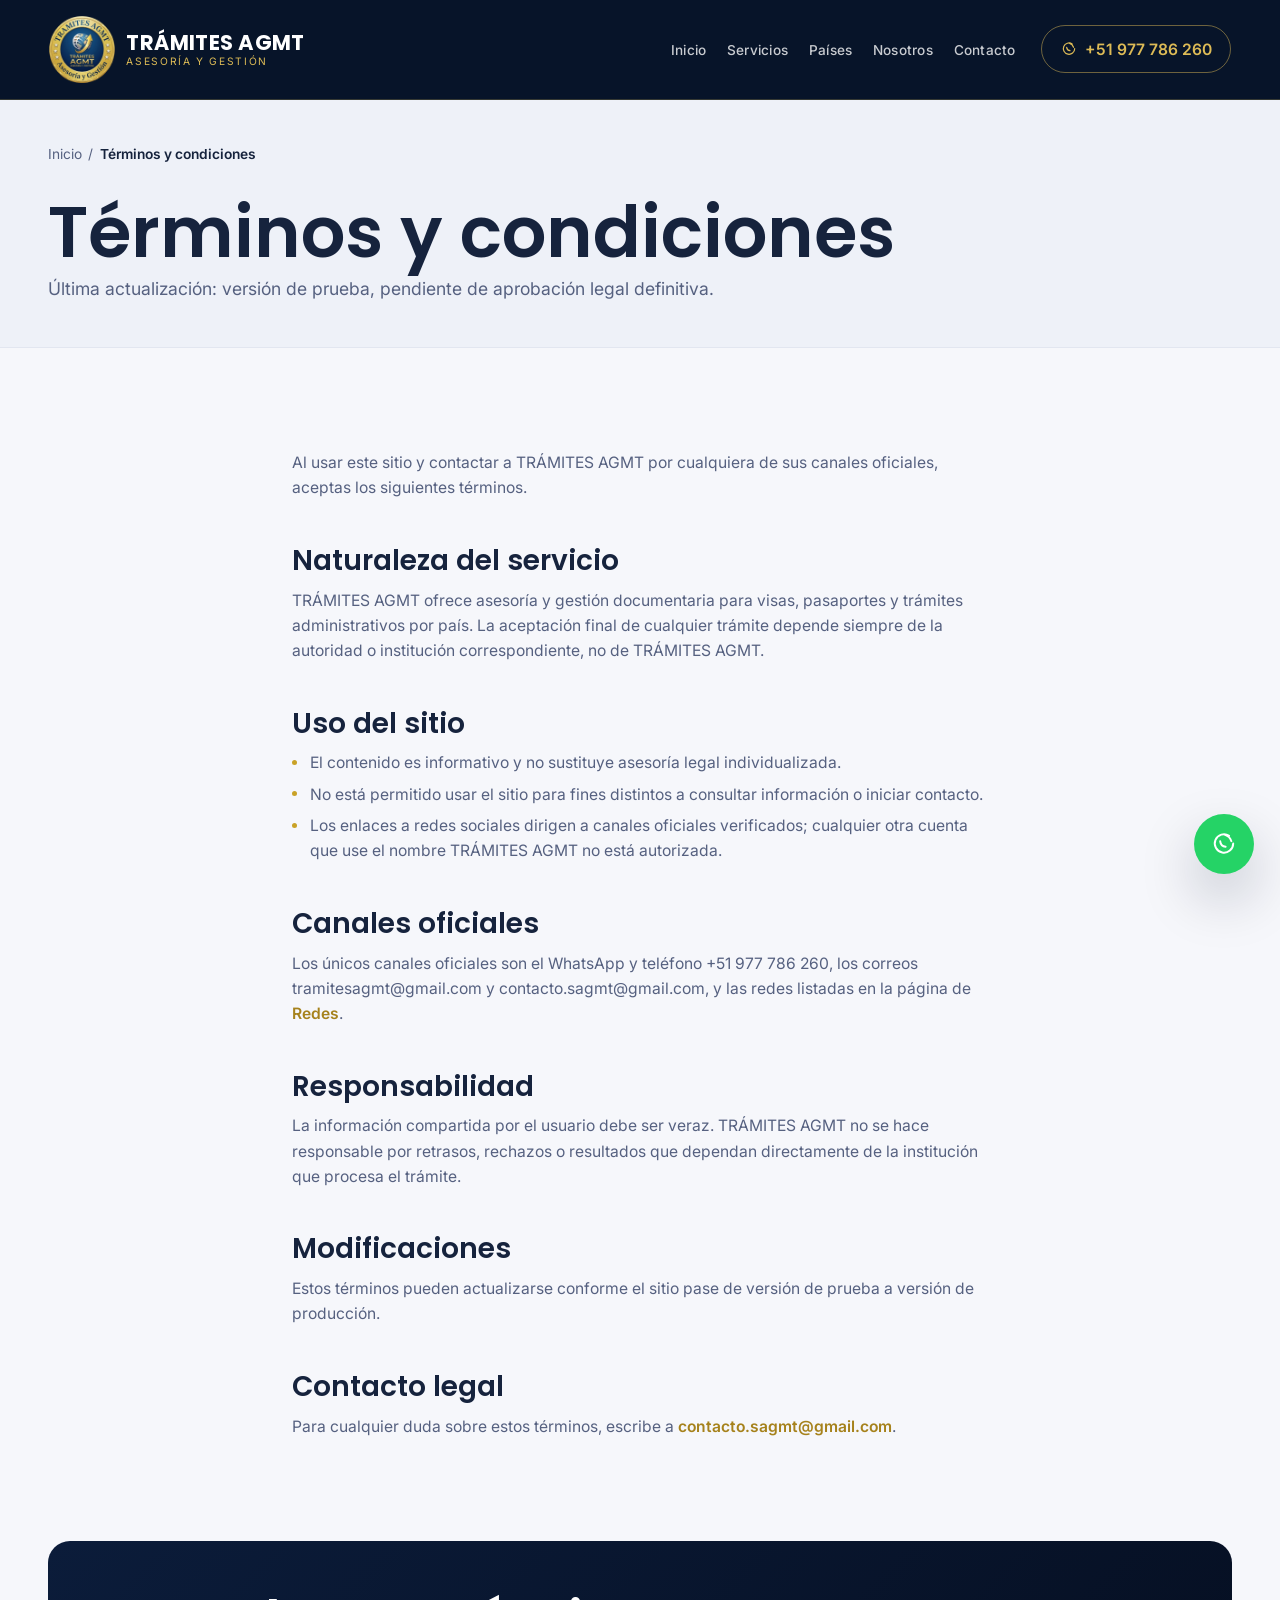
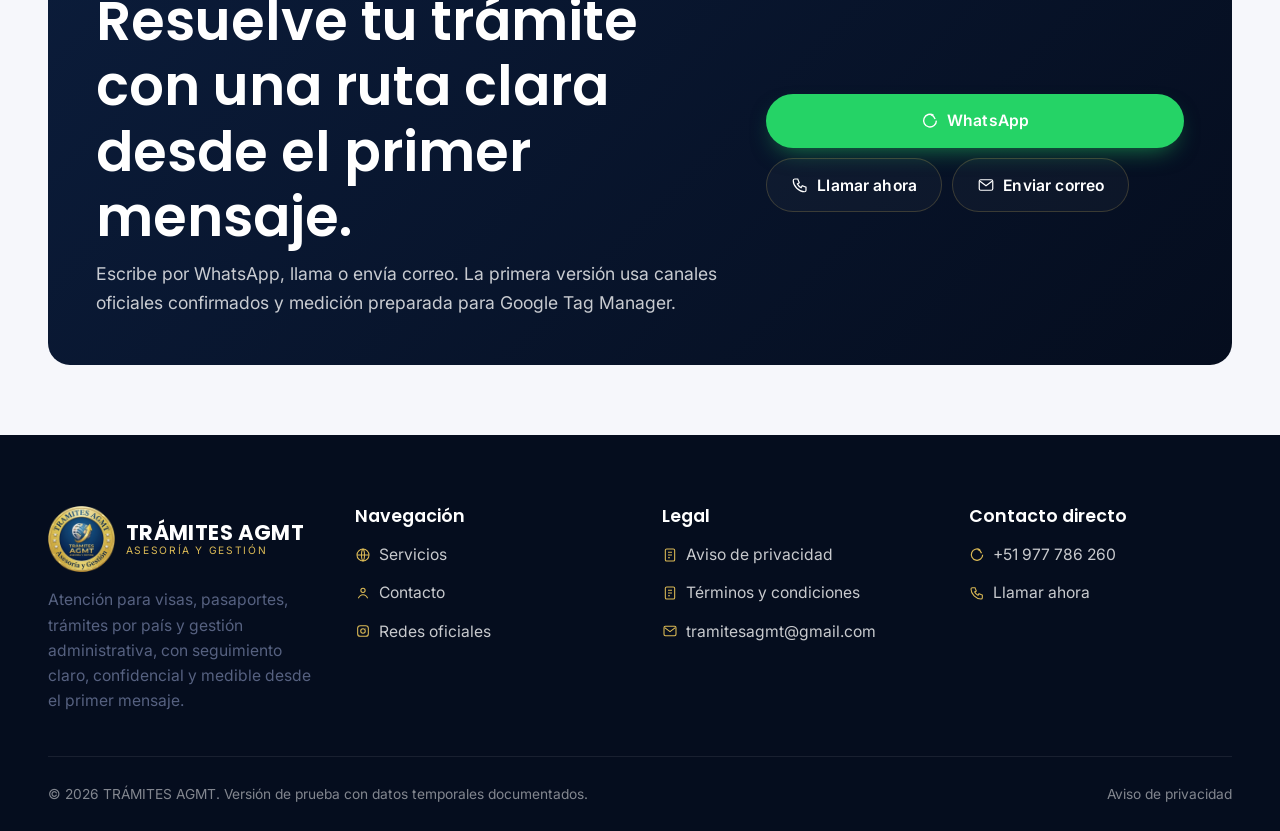
<file: terminos-condiciones.html>
<!doctype html>
<html lang="es">
<head>
<meta charset="UTF-8">
<meta name="viewport" content="width=device-width, initial-scale=1">
<title>Términos y condiciones | TRÁMITES AGMT</title>
<meta name="description" content="Términos y condiciones de uso del sitio y los servicios de TRÁMITES AGMT.">
<link rel="canonical" href="https://dominio.com/terminos-condiciones.html">
<meta name="robots" content="index, follow">

<meta property="og:title" content="Términos y condiciones | TRÁMITES AGMT">
<meta property="og:description" content="Condiciones de uso del sitio y los servicios de TRÁMITES AGMT.">
<meta property="og:type" content="website">
<meta property="og:url" content="https://dominio.com/terminos-condiciones.html">
<meta property="og:image" content="https://dominio.com/assets/img/og/home-og.jpg">
<meta name="twitter:card" content="summary_large_image">

<link rel="icon" href="assets/icons/favicon.ico" sizes="any">
<link rel="icon" href="assets/icons/favicon.svg" type="image/svg+xml">
<link rel="apple-touch-icon" href="assets/icons/apple-touch-icon.png">
<link rel="mask-icon" href="assets/icons/mask-icon.svg" color="#c9a227">
<meta name="msapplication-config" content="browserconfig.xml">
<meta name="msapplication-TileColor" content="#071429">
<link rel="manifest" href="manifest.webmanifest">
<meta name="theme-color" content="#071429">

<link rel="preconnect" href="https://fonts.googleapis.com">
<link rel="preconnect" href="https://fonts.gstatic.com" crossorigin>
<link rel="stylesheet" href="https://fonts.googleapis.com/css2?family=Poppins:wght@500;600;700&family=Inter:wght@400;500;600&display=swap">

<link rel="stylesheet" href="assets/css/base.css">
<link rel="stylesheet" href="assets/css/layout.css">
<link rel="stylesheet" href="assets/css/components.css">
<link rel="stylesheet" href="assets/css/pages.css">
<link rel="stylesheet" href="assets/css/responsive.css">

<script>
(function(w,d,s,l,i){w[l]=w[l]||[];w[l].push({'gtm.start':
new Date().getTime(),event:'gtm.js'});var f=d.getElementsByTagName(s)[0],
j=d.createElement(s),dl=l!='dataLayer'?'&l='+l:'';j.async=true;j.src=
'https://www.googletagmanager.com/gtm.js?id=GTM-XXXXXXX'+dl;f.parentNode.insertBefore(j,f);
})(window,document,'script','dataLayer','GTM-XXXXXXX');
</script>

<script type="application/ld+json">
{
  "@context": "https://schema.org",
  "@type": "WebPage",
  "name": "Términos y condiciones",
  "url": "https://dominio.com/terminos-condiciones.html",
  "isPartOf": { "@type": "WebSite", "name": "TRÁMITES AGMT", "url": "https://dominio.com/" }
}
</script>
</head>
<body>
<noscript><iframe src="https://www.googletagmanager.com/ns.html?id=GTM-XXXXXXX"
height="0" width="0" style="display:none;visibility:hidden"></iframe></noscript>

<a class="skip-link" href="#main">Saltar al contenido</a>
<header class="site-header" data-include="header"></header>

<main id="main">
  <section class="legal-hero">
    <div class="container">
      <nav class="breadcrumbs" aria-label="Ruta de navegación">
        <a href="index.html">Inicio</a><span aria-hidden="true">/</span><span aria-current="page">Términos y condiciones</span>
      </nav>
      <h1>Términos y condiciones</h1>
      <p class="text-muted">Última actualización: versión de prueba, pendiente de aprobación legal definitiva.</p>
    </div>
  </section>

  <section class="section">
    <div class="container legal-content">
      <p>Al usar este sitio y contactar a TRÁMITES AGMT por cualquiera de sus canales oficiales, aceptas los siguientes términos.</p>

      <h2>Naturaleza del servicio</h2>
      <p>TRÁMITES AGMT ofrece asesoría y gestión documentaria para visas, pasaportes y trámites administrativos por país. La aceptación final de cualquier trámite depende siempre de la autoridad o institución correspondiente, no de TRÁMITES AGMT.</p>

      <h2>Uso del sitio</h2>
      <ul>
        <li>El contenido es informativo y no sustituye asesoría legal individualizada.</li>
        <li>No está permitido usar el sitio para fines distintos a consultar información o iniciar contacto.</li>
        <li>Los enlaces a redes sociales dirigen a canales oficiales verificados; cualquier otra cuenta que use el nombre TRÁMITES AGMT no está autorizada.</li>
      </ul>

      <h2>Canales oficiales</h2>
      <p>Los únicos canales oficiales son el WhatsApp y teléfono +51 977 786 260, los correos tramitesagmt@gmail.com y contacto.sagmt@gmail.com, y las redes listadas en la página de <a href="redes.html" style="color:var(--gold-600);font-weight:600">Redes</a>.</p>

      <h2>Responsabilidad</h2>
      <p>La información compartida por el usuario debe ser veraz. TRÁMITES AGMT no se hace responsable por retrasos, rechazos o resultados que dependan directamente de la institución que procesa el trámite.</p>

      <h2>Modificaciones</h2>
      <p>Estos términos pueden actualizarse conforme el sitio pase de versión de prueba a versión de producción.</p>

      <h2>Contacto legal</h2>
      <p>Para cualquier duda sobre estos términos, escribe a <a href="mailto:contacto.sagmt@gmail.com" style="color:var(--gold-600);font-weight:600">contacto.sagmt@gmail.com</a>.</p>
    </div>
  </section>

  <div data-include="cta-contact"></div>
  <div style="height:var(--space-xl)"></div>
</main>

<footer class="site-footer" data-include="footer"></footer>
<div data-include="whatsapp-float"></div>

<script src="assets/js/console-flow.js" defer></script>
<script src="assets/js/layout-loader.js" defer></script>
<script src="assets/js/navigation.js" defer></script>
<script src="assets/js/contact.js" defer></script>
<script src="assets/js/analytics-events.js" defer></script>
<script src="assets/js/main.js" defer></script>
</body>
</html>
</file>
<file: assets/css/base.css>
/* ==========================================================================
   SAGMT — base.css
   Variables de marca, reset moderno y escalas fluidas (clamp).
   Nada de tamaños fijos por breakpoint: todo se calcula por proporción.
   ========================================================================== */

:root {
  /* ---- Color: navy / gold, tomado del branding real de TRÁMITES AGMT ---- */
  --navy-950: #050d1e;
  --navy-900: #071429;
  --navy-800: #0b1c3a;
  --navy-700: #122a52;
  --navy-600: #1b3a6b;

  --gold-300: #ecd694;
  --gold-400: #ddbb56;
  --gold-500: #c9a227;
  --gold-600: #a6821c;

  --white: #ffffff;
  --ink: #16233d;
  --ink-muted: #566180;
  --ink-soft: rgba(255, 255, 255, 0.78);
  --ink-faint: rgba(255, 255, 255, 0.5);

  --bg: #f6f7fb;
  --bg-soft: #eef1f8;
  --surface: #ffffff;
  --border: #e2e6f0;
  --border-dark: rgba(217, 187, 86, 0.22);

  --success: #16a34a;
  --whatsapp: #25d366;

  /* ---- Elevación ---- */
  --shadow-sm: 0 2px 10px rgba(7, 20, 41, 0.08);
  --shadow-md: 0 10px 28px rgba(7, 20, 41, 0.14);
  --shadow-lg: 0 24px 56px rgba(7, 20, 41, 0.22);
  --shadow-gold: 0 0 0 1px rgba(221, 187, 86, 0.4), 0 18px 40px -14px rgba(0, 0, 0, 0.55);

  /* ---- Radio ---- */
  --radius-sm: 8px;
  --radius-md: 14px;
  --radius-lg: 22px;
  --radius-pill: 999px;

  /* ---- Tipografía ---- */
  --font-heading: "Poppins", "Segoe UI", system-ui, sans-serif;
  --font-body: "Inter", "Segoe UI", system-ui, sans-serif;

  /* Escala fluida: crece con el viewport sin saltos por breakpoint */
  --fs-xs: clamp(0.78rem, 0.4vw + 0.7rem, 0.86rem);
  --fs-sm: clamp(0.88rem, 0.45vw + 0.78rem, 0.98rem);
  --fs-base: clamp(1rem, 0.5vw + 0.88rem, 1.1rem);
  --fs-md: clamp(1.1rem, 0.8vw + 0.92rem, 1.3rem);
  --fs-lg: clamp(1.35rem, 1.4vw + 1rem, 1.75rem);
  --fs-xl: clamp(1.7rem, 2.4vw + 1rem, 2.4rem);
  --fs-2xl: clamp(2.1rem, 3.6vw + 1rem, 3.4rem);
  --fs-3xl: clamp(2.5rem, 5vw + 1rem, 4.4rem);

  /* Espaciado fluido */
  --space-2xs: clamp(0.35rem, 0.4vw, 0.5rem);
  --space-xs: clamp(0.55rem, 0.8vw, 0.8rem);
  --space-sm: clamp(0.85rem, 1.2vw, 1.15rem);
  --space-md: clamp(1.25rem, 2vw, 1.9rem);
  --space-lg: clamp(2rem, 3.4vw, 3.2rem);
  --space-xl: clamp(3rem, 5.5vw, 5.5rem);
  --space-2xl: clamp(4rem, 8vw, 8rem);

  /* Contenedor fluido */
  --container-max: 1320px;
  --container-pad: clamp(1.1rem, 4vw, 3rem);

  --ease: cubic-bezier(0.22, 0.61, 0.36, 1);
  --transition: 0.35s var(--ease);
}

/* ---- Reset ---- */
*,
*::before,
*::after {
  box-sizing: border-box;
}

* {
  margin: 0;
}

html {
  color-scheme: light;
  -webkit-text-size-adjust: 100%;
  scroll-behavior: smooth;
}

@media (prefers-reduced-motion: reduce) {
  html {
    scroll-behavior: auto;
  }
  *,
  *::before,
  *::after {
    animation-duration: 0.01ms !important;
    animation-iteration-count: 1 !important;
    transition-duration: 0.01ms !important;
    scroll-behavior: auto !important;
  }
}

body {
  font-family: var(--font-body);
  font-size: var(--fs-base);
  line-height: 1.6;
  color: var(--ink);
  background: var(--bg);
  min-height: 100vh;
  -webkit-font-smoothing: antialiased;
}

img,
picture,
svg {
  display: block;
  max-width: 100%;
}

img {
  height: auto;
}

a {
  color: inherit;
  text-decoration: none;
}

ul,
ol {
  list-style: none;
  padding: 0;
}

button {
  font: inherit;
  color: inherit;
  background: none;
  border: none;
  cursor: pointer;
}

input,
textarea,
select {
  font: inherit;
  color: inherit;
}

h1,
h2,
h3,
h4 {
  font-family: var(--font-heading);
  font-weight: 600;
  line-height: 1.2;
  color: var(--ink);
}

h1 {
  font-size: var(--fs-3xl);
}

h2 {
  font-size: var(--fs-2xl);
}

h3 {
  font-size: var(--fs-lg);
}

p {
  color: var(--ink-muted);
}

:focus-visible {
  outline: 2px solid var(--gold-500);
  outline-offset: 3px;
}

/* ---- Utilidades ---- */
.container {
  width: 100%;
  max-width: var(--container-max);
  margin-inline: auto;
  padding-inline: var(--container-pad);
}

.section {
  padding-block: var(--space-2xl);
}

.section-head {
  max-width: 62ch;
  margin-bottom: var(--space-lg);
}

.section-head--center {
  margin-inline: auto;
  text-align: center;
}

.eyebrow {
  display: inline-block;
  font-size: var(--fs-xs);
  font-weight: 700;
  letter-spacing: 0.14em;
  text-transform: uppercase;
  color: var(--gold-600);
  margin-bottom: var(--space-xs);
}

.eyebrow--light {
  color: var(--gold-400);
}

.text-muted {
  color: var(--ink-muted);
}

.sr-only {
  position: absolute;
  width: 1px;
  height: 1px;
  padding: 0;
  margin: -1px;
  overflow: hidden;
  clip: rect(0, 0, 0, 0);
  white-space: nowrap;
  border: 0;
}

.skip-link {
  position: absolute;
  top: -100%;
  left: var(--space-sm);
  z-index: 999;
  background: var(--navy-900);
  color: var(--white);
  padding: 0.6rem 1rem;
  border-radius: var(--radius-sm);
  transition: top var(--transition);
}

.skip-link:focus {
  top: var(--space-sm);
}
</file>
<file: assets/css/layout.css>
/* ==========================================================================
   SAGMT — layout.css
   Header, navegación principal, estructura de página y footer.
   ========================================================================== */

.site-header {
  position: sticky;
  top: 0;
  z-index: 60;
  background: var(--navy-900);
  border-bottom: 1px solid var(--border-dark);
}

.site-header__bar {
  display: flex;
  align-items: center;
  justify-content: space-between;
  gap: var(--space-sm);
  padding-block: clamp(0.6rem, 1.4vw, 0.9rem);
}

.brand {
  display: flex;
  align-items: center;
  gap: 0.7rem;
  color: var(--white);
  min-width: 0;
}

.brand__logo {
  width: clamp(38px, 4vw, 50px);
  height: clamp(38px, 4vw, 50px);
  flex-shrink: 0;
}

.brand__name {
  display: flex;
  flex-direction: column;
  line-height: 1.15;
  white-space: nowrap;
}

.brand__name strong {
  font-family: var(--font-heading);
  font-size: clamp(0.95rem, 1.4vw, 1.15rem);
  font-weight: 700;
  letter-spacing: 0.02em;
}

.brand__name span {
  font-size: clamp(0.55rem, 0.8vw, 0.65rem);
  letter-spacing: 0.16em;
  text-transform: uppercase;
  color: var(--gold-400);
}

.site-nav {
  display: flex;
  align-items: center;
  gap: clamp(1rem, 2vw, 2.2rem);
}

.site-nav__list {
  display: flex;
  align-items: center;
  gap: clamp(0.9rem, 1.6vw, 1.8rem);
  flex-wrap: wrap;
}

.site-nav__list a {
  color: var(--ink-soft);
  font-size: var(--fs-sm);
  font-weight: 500;
  letter-spacing: 0.02em;
  padding-block: 0.3rem;
  border-bottom: 2px solid transparent;
  transition: color var(--transition), border-color var(--transition);
}

.site-nav__list a:hover,
.site-nav__list a[aria-current="page"] {
  color: var(--white);
  border-color: var(--gold-500);
}

.site-nav__contact {
  display: inline-flex;
  align-items: center;
  gap: 0.5rem;
  padding: 0.55rem 1rem;
  border: 1px solid var(--border-dark);
  border-radius: var(--radius-pill);
  color: var(--gold-400);
  font-size: var(--fs-sm);
  font-weight: 600;
  white-space: nowrap;
}

.site-nav__contact svg {
  width: 16px;
  height: 16px;
}

.nav-toggle {
  display: none;
  align-items: center;
  justify-content: center;
  width: 42px;
  height: 42px;
  border-radius: var(--radius-sm);
  color: var(--white);
  border: 1px solid var(--border-dark);
}

.nav-toggle svg {
  width: 20px;
  height: 20px;
}

main {
  display: block;
}

.site-footer {
  background: var(--navy-950);
  color: var(--ink-soft);
  padding-block: var(--space-xl) var(--space-md);
}

.site-footer__grid {
  display: grid;
  grid-template-columns: repeat(auto-fit, minmax(min(240px, 100%), 1fr));
  gap: var(--space-lg);
  padding-bottom: var(--space-lg);
  border-bottom: 1px solid rgba(255, 255, 255, 0.08);
}

.site-footer__brand {
  display: flex;
  flex-direction: column;
  gap: var(--space-sm);
  max-width: 34ch;
}

.site-footer__brand .brand__name strong {
  color: var(--white);
}

.site-footer h4 {
  color: var(--white);
  font-size: var(--fs-base);
  margin-bottom: var(--space-sm);
}

.site-footer__list {
  display: flex;
  flex-direction: column;
  gap: 0.6rem;
}

.site-footer__list a {
  display: inline-flex;
  align-items: center;
  gap: 0.5rem;
  font-size: var(--fs-sm);
  color: var(--ink-soft);
  transition: color var(--transition);
}

.site-footer__list a:hover {
  color: var(--gold-400);
}

.site-footer__list svg {
  width: 16px;
  height: 16px;
  flex-shrink: 0;
  color: var(--gold-400);
}

.site-footer__bottom {
  display: flex;
  flex-wrap: wrap;
  align-items: center;
  justify-content: space-between;
  gap: var(--space-sm);
  padding-top: var(--space-md);
  font-size: var(--fs-xs);
  color: var(--ink-faint);
}

.site-footer__bottom a {
  color: var(--ink-faint);
}

.site-footer__bottom a:hover {
  color: var(--gold-400);
}

/* WhatsApp flotante */
.whatsapp-float {
  position: fixed;
  right: clamp(0.9rem, 3vw, 1.6rem);
  bottom: clamp(0.9rem, 3vw, 1.6rem);
  z-index: 70;
  display: inline-flex;
  align-items: center;
  justify-content: center;
  width: clamp(52px, 6vw, 60px);
  height: clamp(52px, 6vw, 60px);
  border-radius: 50%;
  background: var(--whatsapp);
  color: var(--white);
  box-shadow: var(--shadow-lg);
  transition: transform var(--transition);
}

.whatsapp-float:hover {
  transform: translateY(-3px) scale(1.04);
}

.whatsapp-float svg {
  width: 26px;
  height: 26px;
}


/* Portada aprobada: encabezado con presencia visual y ancho aprovechado. */
.site-header > .container {
  max-width: 1536px;
  padding-inline: clamp(1rem, 3.8vw, 3.8rem);
}
.site-header__bar {
  min-height: clamp(4.9rem, 7vw, 6.8rem);
  padding-block: clamp(0.7rem, 1.25vw, 1.1rem);
}
.brand__logo {
  width: clamp(54px, 5.2vw, 76px);
  height: clamp(54px, 5.2vw, 76px);
}
.brand__name strong { font-size: clamp(1.05rem, 1.65vw, 1.55rem); }
.brand__name span { font-size: clamp(0.56rem, 0.8vw, 0.72rem); }
.site-nav__list a { font-size: clamp(0.85rem, 1vw, 1rem); }
.site-nav__contact {
  padding: clamp(0.55rem, 0.8vw, 0.75rem) clamp(0.9rem, 1.45vw, 1.35rem);
  border-color: rgba(221, 187, 86, 0.48);
}
@media (max-width: 900px) {
  .site-header__bar { min-height: 4.1rem; }
  .brand__logo { width: 46px; height: 46px; }
}
</file>
<file: assets/css/components.css>
/* ==========================================================================
   SAGMT — components.css
   Componentes reutilizables entre páginas. Namespace por prefijo de clase,
   sin IDs para estilos (los IDs quedan libres para anchors de navegación).
   ========================================================================== */

/* ---- Botones ---- */
.btn {
  display: inline-flex;
  align-items: center;
  justify-content: center;
  gap: 0.5rem;
  padding: 0.85rem 1.5rem;
  border-radius: var(--radius-pill);
  font-size: var(--fs-sm);
  font-weight: 600;
  letter-spacing: 0.01em;
  white-space: nowrap;
  transition: transform var(--transition), box-shadow var(--transition), background var(--transition), color var(--transition);
  border: 1px solid transparent;
}

.btn svg {
  width: 18px;
  height: 18px;
  flex-shrink: 0;
}

.btn:active {
  transform: scale(0.97);
}

.btn--whatsapp {
  background: var(--whatsapp);
  color: var(--white);
  box-shadow: 0 10px 24px -10px rgba(37, 211, 102, 0.6);
}

.btn--whatsapp:hover {
  transform: translateY(-2px);
  box-shadow: 0 14px 30px -10px rgba(37, 211, 102, 0.7);
}

.btn--gold {
  background: linear-gradient(135deg, var(--gold-400), var(--gold-600));
  color: var(--navy-950);
  box-shadow: 0 10px 24px -10px rgba(201, 162, 39, 0.55);
}

.btn--gold:hover {
  transform: translateY(-2px);
}

.btn--outline {
  border-color: var(--border-dark);
  color: var(--white);
  background: rgba(255, 255, 255, 0.03);
}

.btn--outline:hover {
  border-color: var(--gold-400);
  color: var(--gold-400);
}

.btn--outline-dark {
  border-color: var(--border);
  color: var(--ink);
}

.btn--outline-dark:hover {
  border-color: var(--gold-500);
  color: var(--gold-600);
}

.btn--block {
  width: 100%;
}

.btn--sm {
  padding: 0.6rem 1.1rem;
  font-size: var(--fs-xs);
}

.btn-row {
  display: flex;
  flex-wrap: wrap;
  gap: var(--space-xs);
}

/* ---- Hero ---- */
.hero {
  position: relative;
  background: radial-gradient(120% 160% at 10% 0%, var(--navy-700) 0%, var(--navy-900) 55%, var(--navy-950) 100%);
  color: var(--white);
  overflow: hidden;
}

.hero__inner {
  display: grid;
  grid-template-columns: minmax(0, 1.1fr) minmax(0, 0.9fr);
  align-items: center;
  gap: var(--space-lg);
  padding-block: clamp(2.5rem, 6vw, 5rem);
}

.hero__eyebrow {
  font-size: var(--fs-xs);
  font-weight: 700;
  letter-spacing: 0.16em;
  text-transform: uppercase;
  color: var(--gold-400);
  margin-bottom: var(--space-sm);
}

.hero h1 {
  color: var(--white);
  font-size: var(--fs-3xl);
  line-height: 1.08;
  margin-bottom: var(--space-sm);
}

.hero h1 mark {
  background: none;
  color: var(--gold-400);
}

.hero__lead {
  color: var(--ink-soft);
  font-size: var(--fs-md);
  max-width: 52ch;
  margin-bottom: var(--space-md);
}

.hero__badges {
  display: flex;
  flex-wrap: wrap;
  gap: var(--space-sm);
  margin-top: var(--space-lg);
}

.hero-badge {
  display: flex;
  align-items: center;
  gap: 0.6rem;
  font-size: var(--fs-xs);
  color: var(--ink-soft);
  min-width: 0;
}

.hero-badge__icon {
  display: inline-flex;
  align-items: center;
  justify-content: center;
  width: 38px;
  height: 38px;
  border-radius: 50%;
  border: 1px solid var(--border-dark);
  color: var(--gold-400);
  flex-shrink: 0;
}

.hero-badge__icon svg {
  width: 18px;
  height: 18px;
}

.hero__media {
  position: relative;
  border-radius: var(--radius-lg);
  overflow: hidden;
  box-shadow: var(--shadow-lg);
  aspect-ratio: 4 / 3;
}

.hero__media img {
  width: 100%;
  height: 100%;
  object-fit: cover;
}

/* ---- Acciones rápidas (quick actions) ---- */
.quick-actions {
  display: grid;
  grid-template-columns: repeat(auto-fit, minmax(min(130px, 100%), 1fr));
  gap: var(--space-xs);
  margin-top: var(--space-md);
}

.quick-action {
  display: flex;
  flex-direction: column;
  align-items: center;
  gap: 0.5rem;
  padding: var(--space-sm) var(--space-xs);
  border-radius: var(--radius-md);
  border: 1px solid var(--border-dark);
  background: rgba(255, 255, 255, 0.03);
  color: var(--ink-soft);
  font-size: var(--fs-xs);
  font-weight: 600;
  text-align: center;
  transition: border-color var(--transition), transform var(--transition), background var(--transition);
}

.quick-action:hover {
  border-color: var(--gold-400);
  color: var(--white);
  transform: translateY(-2px);
}

.quick-action svg {
  width: 22px;
  height: 22px;
  color: var(--gold-400);
}

/* ---- Grid de servicios (página servicios.html) ---- */
.service-detail {
  scroll-margin-top: 5.5rem;
  padding-block: var(--space-lg);
  border-bottom: 1px solid var(--border);
}

.service-detail:last-child {
  border-bottom: none;
}

.service-detail__head {
  display: flex;
  align-items: center;
  gap: var(--space-sm);
  margin-bottom: var(--space-sm);
}

.service-detail__icon {
  display: inline-flex;
  align-items: center;
  justify-content: center;
  width: 48px;
  height: 48px;
  border-radius: 50%;
  background: var(--bg-soft);
  color: var(--gold-600);
  flex-shrink: 0;
}

.service-detail__icon svg {
  width: 24px;
  height: 24px;
}

.service-detail__grid {
  display: grid;
  grid-template-columns: repeat(auto-fit, minmax(min(260px, 100%), 1fr));
  gap: var(--space-md);
  margin-top: var(--space-md);
}

.service-detail__list {
  display: flex;
  flex-direction: column;
  gap: 0.5rem;
}

.service-detail__list li {
  display: flex;
  align-items: flex-start;
  gap: 0.6rem;
  font-size: var(--fs-sm);
  color: var(--ink-muted);
}

.service-detail__list svg {
  width: 16px;
  height: 16px;
  color: var(--success);
  flex-shrink: 0;
  margin-top: 0.2rem;
}

.service-index {
  display: flex;
  flex-wrap: wrap;
  gap: 0.5rem;
  margin-bottom: var(--space-lg);
}

.service-index a {
  padding: 0.5rem 0.9rem;
  border-radius: var(--radius-pill);
  border: 1px solid var(--border);
  font-size: var(--fs-xs);
  font-weight: 600;
  color: var(--ink-muted);
  transition: border-color var(--transition), color var(--transition);
}

.service-index a:hover {
  border-color: var(--gold-500);
  color: var(--gold-600);
}

/* ---- CTA de contacto directo ---- */
.cta-contact {
  background: linear-gradient(135deg, var(--navy-800), var(--navy-950));
  color: var(--white);
  border-radius: var(--radius-lg);
  padding: clamp(1.75rem, 4vw, 3rem);
}

.cta-contact__grid {
  display: grid;
  grid-template-columns: minmax(0, 1.2fr) minmax(0, 0.8fr);
  gap: var(--space-lg);
  align-items: center;
}

.cta-contact h2 {
  color: var(--white);
  margin-bottom: var(--space-xs);
}

.cta-contact p {
  color: var(--ink-soft);
}

/* ---- Tarjetas de contacto ---- */
.contact-grid {
  display: grid;
  grid-template-columns: repeat(auto-fit, minmax(min(240px, 100%), 1fr));
  gap: var(--space-md);
}

.contact-card {
  background: var(--surface);
  border: 1px solid var(--border);
  border-radius: var(--radius-lg);
  padding: var(--space-md);
  box-shadow: var(--shadow-sm);
  display: flex;
  flex-direction: column;
  gap: var(--space-xs);
}

.contact-card__icon {
  display: inline-flex;
  align-items: center;
  justify-content: center;
  width: 46px;
  height: 46px;
  border-radius: 50%;
  background: var(--bg-soft);
  color: var(--gold-600);
}

.contact-card__icon svg {
  width: 22px;
  height: 22px;
}

.contact-card h3 {
  font-size: var(--fs-base);
}

.contact-map {
  position: relative;
  border-radius: var(--radius-lg);
  overflow: hidden;
  box-shadow: var(--shadow-sm);
  aspect-ratio: 16 / 9;
  background: var(--bg-soft);
}

.contact-map iframe {
  width: 100%;
  height: 100%;
  border: 0;
}

/* ---- FAQ ---- */
.faq-list {
  display: flex;
  flex-direction: column;
  gap: var(--space-xs);
}

.faq-item {
  border: 1px solid var(--border);
  border-radius: var(--radius-md);
  background: var(--surface);
  overflow: hidden;
}

.faq-item__q {
  width: 100%;
  display: flex;
  align-items: center;
  justify-content: space-between;
  gap: var(--space-sm);
  padding: var(--space-sm) var(--space-md);
  font-weight: 600;
  font-size: var(--fs-sm);
  text-align: left;
}

.faq-item__q svg {
  width: 18px;
  height: 18px;
  color: var(--gold-600);
  flex-shrink: 0;
  transition: transform var(--transition);
}

.faq-item[open] .faq-item__q svg {
  transform: rotate(180deg);
}

.faq-item__a {
  padding: 0 var(--space-md) var(--space-md);
  font-size: var(--fs-sm);
  color: var(--ink-muted);
}

/* ---- Redes sociales ---- */
.social-grid {
  display: grid;
  grid-template-columns: repeat(auto-fit, minmax(min(220px, 100%), 1fr));
  gap: var(--space-md);
}

.social-card {
  display: flex;
  flex-direction: column;
  gap: var(--space-sm);
  padding: var(--space-md);
  border-radius: var(--radius-lg);
  background: var(--surface);
  border: 1px solid var(--border);
  box-shadow: var(--shadow-sm);
  transition: transform var(--transition), box-shadow var(--transition);
}

.social-card:hover {
  transform: translateY(-3px);
  box-shadow: var(--shadow-md);
}

.social-card__icon {
  display: inline-flex;
  align-items: center;
  justify-content: center;
  width: 48px;
  height: 48px;
  border-radius: 50%;
  color: var(--white);
}

.social-card__icon svg {
  width: 24px;
  height: 24px;
}

.social-card__icon--facebook { background: #1877f2; }
.social-card__icon--instagram { background: radial-gradient(circle at 30% 110%, #fdf497, #fd5949 45%, #d6249f 60%, #285AEB 90%); }
.social-card__icon--tiktok { background: #010101; }
.social-card__icon--youtube { background: #ff0000; }
.social-card__icon--x { background: #000000; }
.social-card__icon--whatsapp { background: var(--whatsapp); }

.social-card__link {
  display: inline-flex;
  align-items: center;
  gap: 0.4rem;
  font-size: var(--fs-sm);
  font-weight: 600;
  color: var(--gold-600);
  margin-top: auto;
}

/* ---- Slider (banner del hero, opcional a futuro) ---- */
.badge-row {
  display: flex;
  flex-wrap: wrap;
  gap: var(--space-xs);
}

.badge {
  display: inline-flex;
  align-items: center;
  gap: 0.4rem;
  padding: 0.4rem 0.8rem;
  border-radius: var(--radius-pill);
  background: var(--bg-soft);
  border: 1px solid var(--border);
  font-size: var(--fs-xs);
  font-weight: 600;
  color: var(--ink-muted);
}

.badge svg {
  width: 14px;
  height: 14px;
  color: var(--gold-600);
}

/* ---- Documentos legales ---- */
.legal-content {
  max-width: 72ch;
}

.legal-content h2 {
  margin-top: var(--space-lg);
  margin-bottom: var(--space-xs);
  font-size: var(--fs-lg);
}

.legal-content p,
.legal-content li {
  color: var(--ink-muted);
  font-size: var(--fs-sm);
}

.legal-content ul {
  display: flex;
  flex-direction: column;
  gap: 0.4rem;
  margin-top: var(--space-xs);
}

.legal-content li {
  padding-left: 1.1rem;
  position: relative;
}

.legal-content li::before {
  content: "";
  position: absolute;
  left: 0;
  top: 0.6em;
  width: 5px;
  height: 5px;
  border-radius: 50%;
  background: var(--gold-500);
}

/* ---- Breadcrumbs ---- */
.breadcrumbs {
  display: flex;
  flex-wrap: wrap;
  align-items: center;
  gap: 0.4rem;
  font-size: var(--fs-xs);
  color: var(--ink-muted);
  margin-bottom: var(--space-md);
}

.breadcrumbs a {
  color: var(--ink-muted);
}

.breadcrumbs a:hover {
  color: var(--gold-600);
}

.breadcrumbs [aria-current="page"] {
  color: var(--ink);
  font-weight: 600;
}
</file>
<file: assets/css/pages.css>
/* ==========================================================================
   SAGMT — pages.css
   Ajustes específicos por página. La mayoría del sistema vive en
   components.css; aquí solo van composiciones puntuales.
   ========================================================================== */

/* ---- Home ---- */
.section--services {
  background: var(--bg);
}

.section--trust {
  background: var(--surface);
}

.trust-grid {
  display: grid;
  grid-template-columns: repeat(auto-fit, minmax(min(240px, 100%), 1fr));
  gap: var(--space-md);
}

.trust-card {
  padding: var(--space-md);
  border-radius: var(--radius-lg);
  background: var(--bg-soft);
  border: 1px solid var(--border);
}

.trust-card h3 {
  font-size: var(--fs-base);
  margin-bottom: 0.4rem;
}

.trust-card p {
  font-size: var(--fs-sm);
}

/* ---- Servicios ---- */
.services-hero {
  background: var(--navy-900);
  color: var(--white);
  padding-block: var(--space-lg);
}

.services-hero h1 {
  color: var(--white);
}

.services-hero p {
  color: var(--ink-soft);
  max-width: 60ch;
}

/* ---- Contacto ---- */
.about-block {
  display: grid;
  grid-template-columns: minmax(0, 1fr) minmax(0, 1fr);
  gap: var(--space-lg);
  align-items: center;
}

.about-block__figure {
  border-radius: var(--radius-lg);
  overflow: hidden;
  box-shadow: var(--shadow-md);
  aspect-ratio: 4 / 3;
}

.about-block__figure img {
  width: 100%;
  height: 100%;
  object-fit: cover;
}

/* ---- Redes ---- */
.redes-hero {
  background: var(--navy-900);
  color: var(--white);
  padding-block: var(--space-lg);
  text-align: center;
}

.redes-hero h1 {
  color: var(--white);
}

.redes-hero p {
  color: var(--ink-soft);
  max-width: 56ch;
  margin-inline: auto;
}

/* ---- Legales ---- */
.legal-hero {
  background: var(--bg-soft);
  padding-block: var(--space-lg);
  border-bottom: 1px solid var(--border);
}
</file>
<file: assets/css/home-showcase.css>
/* ==========================================================================
   SAGMT — home-showcase.css
   Composición de portada inspirada en la referencia aprobada:
   banner dominante a todo el ancho, franja de ocho tarjetas verticales y
   barra compacta de contacto. En móvil conserva el carrusel horizontal.
   ========================================================================== */

.home-showcase {
  background: #f7f8fb;
  padding: 0 0 clamp(0.8rem, 1.6vw, 1.35rem);
  border-bottom: 1px solid var(--border);
}

.home-showcase__container {
  max-width: 1536px;
  padding-inline: 0;
  display: grid;
  gap: 0;
  background: #f7f8fb;
}

/* ---- Banner principal ---- */
.hero-carousel {
  position: relative;
  width: 100%;
}

.hero-carousel__viewport {
  position: relative;
  isolation: isolate;
  overflow: hidden;
  width: 100%;
  aspect-ratio: 10 / 3;
  border-radius: 0;
  background: var(--navy-950);
  box-shadow: none;
}

.hero-carousel__slides,
.hero-slide,
.hero-slide picture,
.hero-slide img {
  width: 100%;
  height: 100%;
}

.hero-carousel__slides { position: relative; }

.hero-slide {
  position: absolute;
  inset: 0;
  z-index: 0;
  opacity: 0;
  visibility: hidden;
  pointer-events: none;
  transition: opacity 300ms var(--ease), visibility 300ms var(--ease);
}

.hero-slide.is-active {
  z-index: 1;
  opacity: 1;
  visibility: visible;
  pointer-events: auto;
}

.hero-slide img {
  object-fit: cover;
  object-position: center;
  user-select: none;
  -webkit-user-drag: none;
}

.hero-carousel__control {
  position: absolute;
  top: 50%;
  z-index: 3;
  display: grid;
  place-items: center;
  width: clamp(2.4rem, 3.6vw, 3.35rem);
  height: clamp(2.4rem, 3.6vw, 3.35rem);
  border-radius: 50%;
  color: var(--white);
  background: rgba(5, 13, 30, 0.6);
  border: 1px solid rgba(255, 255, 255, 0.34);
  box-shadow: 0 8px 22px rgba(0, 0, 0, 0.25);
  backdrop-filter: blur(8px);
  transform: translateY(-50%);
  transition: background var(--transition), transform var(--transition), opacity var(--transition);
}

.hero-carousel__control:hover {
  background: rgba(201, 162, 39, 0.92);
  color: var(--navy-950);
  transform: translateY(-50%) scale(1.04);
}

.hero-carousel__control--prev { left: clamp(0.75rem, 2.2vw, 2.4rem); }
.hero-carousel__control--next { right: clamp(0.75rem, 2.2vw, 2.4rem); }

.hero-carousel__control svg,
.service-showcase__control svg {
  width: 55%;
  height: 55%;
  fill: none;
  stroke: currentColor;
  stroke-width: 2.1;
  stroke-linecap: round;
  stroke-linejoin: round;
}

.hero-carousel__dots {
  position: absolute;
  left: 50%;
  bottom: clamp(0.5rem, 1vw, 0.85rem);
  z-index: 3;
  display: flex;
  align-items: center;
  gap: 0.42rem;
  padding: 0.3rem 0.48rem;
  border-radius: var(--radius-pill);
  background: rgba(5, 13, 30, 0.46);
  backdrop-filter: blur(7px);
  transform: translateX(-50%);
}

.hero-carousel__dot {
  width: 0.46rem;
  height: 0.46rem;
  border-radius: 50%;
  background: rgba(255, 255, 255, 0.5);
  transition: width 220ms var(--ease), background 220ms var(--ease);
}

.hero-carousel__dot.is-active {
  width: 1.2rem;
  border-radius: var(--radius-pill);
  background: var(--gold-400);
}

/* ---- Franja de servicios ---- */
.service-strip {
  min-width: 0;
  padding: clamp(0.85rem, 1.55vw, 1.35rem) clamp(1.15rem, 3.7vw, 3.8rem) clamp(0.7rem, 1.25vw, 1.05rem);
  background: linear-gradient(180deg, #f8f9fb 0%, #f0f2f6 100%);
}

.service-showcase {
  position: relative;
  min-width: 0;
  container-type: inline-size;
  container-name: service-showcase;
}

.service-showcase__viewport {
  min-width: 0;
  overflow-x: auto;
  overflow-y: hidden;
  scroll-behavior: smooth;
  scroll-snap-type: x mandatory;
  scroll-padding-inline: 0.2rem;
  overscroll-behavior-inline: contain;
  scrollbar-width: none;
  touch-action: pan-x pan-y;
}

.service-showcase__viewport::-webkit-scrollbar { display: none; }

.service-showcase__viewport:focus-visible {
  border-radius: var(--radius-md);
  box-shadow: 0 0 0 3px rgba(201, 162, 39, 0.45);
}

.service-showcase__track {
  display: grid;
  grid-auto-flow: column;
  grid-auto-columns: clamp(8.2rem, 28vw, 10rem);
  gap: clamp(0.5rem, 1.25vw, 1.05rem);
  width: max-content;
  padding: 0.22rem 0.2rem 0.7rem;
}

.service-tile {
  min-width: 0;
  scroll-snap-align: start;
  scroll-snap-stop: normal;
}

.service-tile a,
.service-tile picture,
.service-tile img {
  display: block;
  width: 100%;
}

.service-tile a {
  position: relative;
  overflow: hidden;
  border-radius: clamp(0.8rem, 1.25vw, 1.15rem);
  background: #fff;
  box-shadow: 0 7px 16px rgba(7, 20, 41, 0.18);
  transition: transform 220ms var(--ease), filter 220ms var(--ease), box-shadow 220ms var(--ease);
}

.service-tile a:hover,
.service-tile a:focus-visible {
  transform: translateY(-5px);
  filter: saturate(1.04) contrast(1.01);
  box-shadow: 0 14px 26px rgba(7, 20, 41, 0.22);
}

.service-tile img {
  height: auto;
  aspect-ratio: 5 / 9;
  object-fit: cover;
  object-position: center;
  border-radius: inherit;
  user-select: none;
  -webkit-user-drag: none;
}

.service-showcase__control {
  position: absolute;
  top: 50%;
  z-index: 4;
  display: grid;
  place-items: center;
  width: clamp(2rem, 3.5vw, 2.65rem);
  height: clamp(2rem, 3.5vw, 2.65rem);
  border-radius: 50%;
  color: var(--navy-950);
  background: rgba(238, 178, 20, 0.98);
  border: 1px solid rgba(166, 130, 28, 0.72);
  box-shadow: 0 8px 22px rgba(7, 20, 41, 0.22);
  transform: translateY(-58%);
  transition: opacity var(--transition), transform var(--transition), background var(--transition);
}

.service-showcase__control:hover {
  background: var(--gold-400);
  transform: translateY(-58%) scale(1.05);
}

.service-showcase__control--prev { left: -0.7rem; }
.service-showcase__control--next { right: -0.7rem; }
.service-showcase__control[disabled],
.service-showcase__control.is-hidden { opacity: 0; pointer-events: none; }

.service-showcase__dots {
  display: flex;
  justify-content: center;
  align-items: center;
  min-height: 0.55rem;
  gap: 0.28rem;
  margin-top: 0.08rem;
}

.service-showcase__dot {
  width: 0.38rem;
  height: 0.38rem;
  border-radius: 50%;
  background: #cbd1df;
  transition: width 180ms var(--ease), background 180ms var(--ease);
}

.service-showcase__dot.is-active {
  width: 1rem;
  border-radius: var(--radius-pill);
  background: var(--gold-500);
}
.service-showcase__dots.is-hidden { display: none; }

@container service-showcase (min-width: 58rem) {
  .service-showcase__track {
    grid-auto-flow: initial;
    grid-auto-columns: initial;
    grid-template-columns: repeat(8, minmax(0, 1fr));
    width: 100%;
  }
  .service-showcase__control,
  .service-showcase__dots { display: none; }
}

/* ---- Barra inferior compacta de la referencia ---- */
.home-utility-bar {
  display: grid;
  grid-template-columns: 1.05fr 1fr 1.05fr;
  align-items: stretch;
  margin: 0 clamp(1.15rem, 2.5vw, 2.5rem);
  border-radius: 999px;
  overflow: hidden;
  color: #fff;
  background: linear-gradient(90deg, #071429, #0b1c3a, #071429);
  box-shadow: 0 12px 28px rgba(7, 20, 41, 0.16);
}

.home-utility-bar__item {
  min-width: 0;
  min-height: clamp(4.6rem, 7vw, 6rem);
  display: flex;
  align-items: center;
  justify-content: center;
  gap: clamp(0.7rem, 1.4vw, 1.2rem);
  padding: clamp(0.8rem, 1.5vw, 1.2rem) clamp(1rem, 2.2vw, 2rem);
}

.home-utility-bar__item + .home-utility-bar__item {
  border-left: 1px solid rgba(221, 187, 86, 0.38);
}

.home-utility-bar__item > span:not(.home-utility-bar__icon):not(.home-utility-bar__networks) {
  display: grid;
  gap: 0.1rem;
  min-width: 0;
}

.home-utility-bar small {
  color: var(--gold-300);
  font-size: clamp(0.6rem, 0.75vw, 0.76rem);
  font-weight: 700;
  letter-spacing: 0.06em;
}

.home-utility-bar strong {
  color: #fff;
  font-family: var(--font-heading);
  font-size: clamp(0.8rem, 1.25vw, 1.18rem);
  line-height: 1.2;
}

.home-utility-bar__icon {
  display: grid;
  place-items: center;
  width: clamp(2.4rem, 4vw, 3.25rem);
  height: clamp(2.4rem, 4vw, 3.25rem);
  flex: 0 0 auto;
  border-radius: 50%;
  color: var(--navy-950);
  background: var(--gold-400);
}
.home-utility-bar__icon svg { width: 56%; height: 56%; }

.home-utility-bar__social { flex-wrap: wrap; }
.home-utility-bar__networks { display: flex; gap: 0.45rem; }
.home-utility-bar__networks a {
  display: grid;
  place-items: center;
  width: 2rem;
  height: 2rem;
  border-radius: 50%;
  color: #fff;
  background: rgba(255,255,255,0.12);
  border: 1px solid rgba(255,255,255,0.2);
  font-weight: 800;
}
.home-utility-bar__networks a:hover { background: var(--gold-500); color: var(--navy-950); }

@media (max-width: 900px) {
  .home-utility-bar {
    grid-template-columns: repeat(3, minmax(0, 1fr));
    border-radius: 1rem;
  }
  .home-utility-bar__item {
    min-height: 4.1rem;
    gap: 0.5rem;
    padding: 0.7rem 0.55rem;
  }
  .home-utility-bar__icon { width: 2.25rem; height: 2.25rem; }
  .home-utility-bar__networks { display: none; }
}

@media (max-width: 640px) {
  .hero-carousel__viewport { aspect-ratio: 3 / 1; }
  .hero-carousel__control { width: 1.8rem; height: 1.8rem; opacity: 0.92; }
  .hero-carousel__control--prev { left: 0.35rem; }
  .hero-carousel__control--next { right: 0.35rem; }
  .hero-carousel__dots { bottom: 0.22rem; gap: 0.25rem; padding: 0.2rem 0.32rem; }
  .hero-carousel__dot { width: 0.32rem; height: 0.32rem; }
  .hero-carousel__dot.is-active { width: 0.82rem; }

  .service-strip { padding: 0.55rem 0.55rem 0.45rem; }
  .service-showcase__track {
    grid-auto-columns: clamp(7rem, 27vw, 8.1rem);
    gap: 0.42rem;
    padding-bottom: 0.48rem;
  }
  .service-showcase__control { width: 1.8rem; height: 1.8rem; }
  .service-showcase__control--prev { left: -0.15rem; }
  .service-showcase__control--next { right: -0.15rem; }
  .service-showcase__dots { min-height: 0.42rem; }

  .home-utility-bar {
    margin: 0 0.55rem;
    border-radius: 0.85rem;
  }
  .home-utility-bar__item { min-height: 3.45rem; padding: 0.5rem 0.3rem; }
  .home-utility-bar__icon { display: none; }
  .home-utility-bar small { font-size: 0.48rem; letter-spacing: 0.03em; }
  .home-utility-bar strong { font-size: 0.62rem; }
}

@media (prefers-reduced-motion: reduce) {
  .hero-slide,
  .service-showcase__viewport { transition: none; scroll-behavior: auto; }
}
</file>
<file: assets/css/responsive.css>
/* ==========================================================================
   SAGMT — responsive.css
   La mayoría del sistema ya es fluido por diseño (clamp + grid auto-fit).
   Aquí solo van los puntos donde SÍ conviene un cambio de estructura real:
   menú móvil, hero/about de dos columnas → una, y container queries.
   ========================================================================== */

/* ---- Menú móvil ---- */
@media (max-width: 900px) {
  .nav-toggle {
    display: inline-flex;
  }

  .site-nav__list,
  .site-nav__contact {
    display: none;
  }

  .site-nav.is-open .site-nav__list {
    display: flex;
    flex-direction: column;
    align-items: flex-start;
    gap: 0.9rem;
    position: absolute;
    top: 100%;
    left: 0;
    right: 0;
    background: var(--navy-900);
    padding: var(--space-md) var(--container-pad);
    border-bottom: 1px solid var(--border-dark);
  }

  .site-nav.is-open .site-nav__contact {
    display: inline-flex;
    margin: 0 var(--container-pad) var(--space-sm);
  }

  .site-header__bar {
    position: relative;
  }
}

/* ---- Hero: de dos columnas a una sola cuando ya no cabe cómodo ---- */
@media (max-width: 860px) {
  .hero__inner {
    grid-template-columns: 1fr;
  }

  .hero__media {
    order: -1;
    aspect-ratio: 16 / 10;
  }
}

/* ---- About (contacto): igual criterio que el hero ---- */
@media (max-width: 760px) {
  .about-block {
    grid-template-columns: 1fr;
  }

  .about-block__figure {
    order: -1;
  }
}

/* ---- CTA de contacto: columnas a fila cuando el espacio se reduce ---- */
@media (max-width: 720px) {
  .cta-contact__grid {
    grid-template-columns: 1fr;
    text-align: center;
  }

  .cta-contact .btn-row {
    justify-content: center;
  }
}

/* ---- Container queries: la grilla de contacto se adapta a su propio
   contenedor, no a la pantalla completa (por si algún día vive dentro
   de un sidebar o layout distinto) ---- */
.contact-grid-wrap {
  container-type: inline-size;
  container-name: contact-grid-wrap;
}

@container contact-grid-wrap (max-width: 640px) {
  .contact-card {
    flex-direction: row;
    align-items: center;
    gap: var(--space-sm);
  }

  .contact-card__icon {
    flex-shrink: 0;
  }
}

.service-index-wrap {
  container-type: inline-size;
}

@container (max-width: 420px) {
  .service-index {
    flex-wrap: nowrap;
    overflow-x: auto;
    padding-bottom: 0.4rem;
    scrollbar-width: none;
  }

  .service-index::-webkit-scrollbar {
    display: none;
  }

  .service-index a {
    flex: 0 0 auto;
  }
}

/* ---- Densidad móvil tipo app: evita secciones y CTA de ancho completo
   convertidos en una columna interminable en la portada. ---- */
@media (max-width: 720px) {
  .section {
    padding-block: clamp(2.2rem, 9vw, 3.2rem);
  }

  .section-head {
    margin-bottom: 1.25rem;
  }

  .section-head h2 {
    font-size: clamp(1.45rem, 6.4vw, 2rem);
  }

  .trust-grid {
    grid-template-columns: repeat(2, minmax(0, 1fr));
    gap: 0.65rem;
  }

  .trust-card {
    padding: 0.85rem;
    border-radius: 0.85rem;
  }

  .trust-card h3 {
    font-size: 0.9rem;
    line-height: 1.2;
  }

  .trust-card p {
    font-size: 0.76rem;
    line-height: 1.45;
  }

  .cta-contact__grid {
    grid-template-columns: 1fr;
    gap: 1rem;
    text-align: left;
  }

  .cta-contact {
    padding: 1.15rem;
    border-radius: 0.95rem;
  }

  .cta-contact h2 {
    font-size: clamp(1.35rem, 6vw, 1.75rem);
    line-height: 1.16;
  }

  .cta-contact p {
    font-size: 0.82rem;
    line-height: 1.5;
  }

  .cta-contact .btn-row {
    display: grid;
    grid-template-columns: repeat(3, minmax(0, 1fr));
    gap: 0.45rem;
    width: 100%;
  }

  .cta-contact .btn {
    width: 100%;
    min-width: 0;
    padding: 0.68rem 0.3rem;
    border-radius: 0.72rem;
    font-size: 0.72rem;
    line-height: 1.15;
    white-space: normal;
    text-align: center;
  }

  .cta-contact .btn svg {
    width: 15px;
    height: 15px;
  }

  .site-footer {
    padding-block: 2rem 1rem;
  }

  .site-footer__grid {
    grid-template-columns: repeat(2, minmax(0, 1fr));
    gap: 1.25rem 0.9rem;
    padding-bottom: 1.35rem;
  }

  .site-footer__brand {
    grid-column: 1 / -1;
    display: grid;
    grid-template-columns: auto minmax(0, 1fr);
    align-items: center;
    max-width: none;
    gap: 0.8rem;
  }

  .site-footer__brand p {
    font-size: 0.76rem !important;
    line-height: 1.45;
  }

  .site-footer__grid > div:last-child {
    grid-column: 1 / -1;
  }

  .site-footer__grid > div:last-child .site-footer__list {
    flex-direction: row;
    flex-wrap: wrap;
    gap: 0.5rem 1rem;
  }

  .site-footer h4 {
    font-size: 0.9rem;
    margin-bottom: 0.55rem;
  }

  .site-footer__list {
    gap: 0.45rem;
  }

  .site-footer__list a {
    font-size: 0.76rem;
  }

  .site-footer__bottom {
    font-size: 0.7rem;
    gap: 0.55rem;
  }
}

@media (max-width: 390px) {
  .trust-grid {
    gap: 0.5rem;
  }

  .trust-card {
    padding: 0.72rem;
  }

  .cta-contact .btn {
    font-size: 0.68rem;
  }
}
</file>
<file: assets/css/services-catalog.css>
/* ==========================================================================
   SAGMT — services-catalog.css
   Catálogo de servicios basado en el documento de revisión v1.0.
   Mantiene las ocho categorías en una franja horizontal compacta y organiza
   el detalle por categoría sin convertir la portada en bloques gigantes.
   ========================================================================== */

.services-hero {
  position: relative;
  overflow: hidden;
  padding-block: clamp(1.8rem, 4vw, 3rem);
  background:
    radial-gradient(circle at 85% 15%, rgba(221, 187, 86, 0.2), transparent 24rem),
    linear-gradient(135deg, var(--navy-800), var(--navy-950));
}

.services-hero::after {
  content: "";
  position: absolute;
  inset: auto -8% -55% 45%;
  height: 150%;
  background: linear-gradient(115deg, transparent 25%, rgba(255, 255, 255, 0.05), transparent 70%);
  transform: skewX(-14deg);
  pointer-events: none;
}

.services-hero .container {
  position: relative;
  z-index: 1;
}

.services-hero h1 {
  max-width: 18ch;
  font-size: clamp(1.9rem, 4.8vw, 3.7rem);
  line-height: 1.06;
}

.services-hero p {
  max-width: 70ch;
  margin-top: 0.8rem;
  font-size: clamp(0.9rem, 1.4vw, 1.08rem);
}

.services-catalog-section {
  padding-block: clamp(1rem, 2.4vw, 1.8rem) clamp(2rem, 4vw, 3.2rem);
  background: var(--surface);
  border-bottom: 1px solid var(--border);
}

.services-catalog-head {
  display: flex;
  align-items: end;
  justify-content: space-between;
  gap: 1rem;
  margin-bottom: 1rem;
}

.services-catalog-head h2 {
  font-size: clamp(1.2rem, 2.3vw, 1.8rem);
}

.services-catalog-head p {
  max-width: 58ch;
  font-size: var(--fs-sm);
}

.service-category-viewport {
  overflow-x: auto;
  overflow-y: hidden;
  scroll-snap-type: x mandatory;
  scroll-padding-inline: 0.2rem;
  overscroll-behavior-inline: contain;
  scrollbar-width: thin;
  scrollbar-color: var(--gold-500) var(--bg-soft);
  padding: 0.25rem 0.15rem 0.7rem;
}

.service-category-track {
  display: grid;
  grid-auto-flow: column;
  grid-auto-columns: clamp(10.8rem, 16vw, 12.8rem);
  gap: clamp(0.4rem, 0.9vw, 0.75rem);
  width: max-content;
}

.service-category-card {
  display: flex;
  flex-direction: column;
  min-width: 0;
  overflow: hidden;
  scroll-snap-align: start;
  border: 1px solid var(--border);
  border-radius: clamp(0.65rem, 1vw, 0.95rem);
  background: var(--surface);
  box-shadow: 0 8px 20px rgba(7, 20, 41, 0.1);
  transition: transform 180ms var(--ease), box-shadow 180ms var(--ease), border-color 180ms var(--ease);
}

.service-category-card:hover,
.service-category-card:focus-within {
  transform: translateY(-3px);
  border-color: rgba(201, 162, 39, 0.6);
  box-shadow: 0 14px 30px rgba(7, 20, 41, 0.16);
}

.service-category-card__visual {
  position: relative;
  display: block;
  isolation: isolate;
  overflow: hidden;
  aspect-ratio: 5 / 9;
  background: var(--navy-900);
}

.service-category-card__visual img {
  width: 100%;
  height: 100%;
  object-fit: cover;
  transition: transform 260ms var(--ease), filter 260ms var(--ease);
}

.service-category-card:hover .service-category-card__visual img,
.service-category-card:focus-within .service-category-card__visual img {
  transform: scale(1.025);
  filter: saturate(1.04);
}

.service-category-card__visual::after {
  content: "";
  position: absolute;
  inset: 0;
  z-index: 1;
  background: linear-gradient(to top, rgba(5, 13, 30, 0.32), transparent 38%);
  pointer-events: none;
}

.service-category-card__status {
  position: absolute;
  top: 0.45rem;
  right: 0.45rem;
  z-index: 2;
  padding: 0.22rem 0.42rem;
  border-radius: var(--radius-pill);
  font-size: 0.58rem;
  font-weight: 700;
  letter-spacing: 0.05em;
  text-transform: uppercase;
  color: var(--navy-950);
  background: rgba(236, 214, 148, 0.94);
  box-shadow: 0 4px 12px rgba(5, 13, 30, 0.2);
}

.service-category-card__status--pending {
  color: #7c2d12;
  background: rgba(254, 215, 170, 0.96);
}

.service-category-card__body {
  display: flex;
  flex: 1;
  flex-direction: column;
  gap: 0.55rem;
  padding: 0.7rem 0.72rem 0.72rem;
}

.service-category-card__body h3 {
  font-size: 0.84rem;
  line-height: 1.18;
}

.service-category-card__list {
  display: grid;
  gap: 0.34rem;
  font-size: 0.68rem;
  line-height: 1.32;
  color: var(--ink-muted);
}

.service-category-card__list li {
  position: relative;
  padding-left: 0.7rem;
}

.service-category-card__list li::before {
  content: "";
  position: absolute;
  top: 0.47em;
  left: 0;
  width: 0.27rem;
  height: 0.27rem;
  border-radius: 50%;
  background: var(--gold-500);
}

.service-category-card__link {
  display: flex;
  align-items: center;
  justify-content: space-between;
  gap: 0.5rem;
  margin-top: auto;
  padding-top: 0.55rem;
  border-top: 1px solid var(--border);
  color: var(--navy-800);
  font-size: 0.68rem;
  font-weight: 700;
}

.service-category-card__link span:last-child {
  display: grid;
  place-items: center;
  width: 1.35rem;
  height: 1.35rem;
  flex: 0 0 auto;
  border-radius: 50%;
  color: var(--navy-950);
  background: var(--gold-400);
}

.services-details {
  padding-block: clamp(2rem, 5vw, 4rem);
}

.services-details__head {
  max-width: 72ch;
  margin-bottom: clamp(1.3rem, 3vw, 2.2rem);
}

.services-details__head h2 {
  font-size: clamp(1.55rem, 3vw, 2.35rem);
}

.service-category-detail {
  scroll-margin-top: 6.5rem;
  position: relative;
  display: grid;
  grid-template-columns: minmax(9rem, 0.28fr) minmax(0, 0.72fr);
  gap: clamp(1rem, 2.4vw, 2rem);
  margin-bottom: clamp(1rem, 2.6vw, 1.8rem);
  padding: clamp(1rem, 2.4vw, 1.8rem);
  border: 1px solid var(--border);
  border-radius: clamp(0.9rem, 1.7vw, 1.35rem);
  background: var(--surface);
  box-shadow: var(--shadow-sm);
}

.service-category-detail:target {
  border-color: rgba(201, 162, 39, 0.78);
  box-shadow: 0 0 0 3px rgba(201, 162, 39, 0.18), var(--shadow-md);
}

.service-category-detail__aside {
  min-width: 0;
}

.service-category-detail__image {
  position: sticky;
  top: 6.4rem;
  overflow: hidden;
  border-radius: 0.85rem;
  background: var(--navy-900);
  box-shadow: 0 10px 24px rgba(7, 20, 41, 0.16);
}

.service-category-detail__image img {
  width: 100%;
  aspect-ratio: 5 / 9;
  object-fit: cover;
}

.service-category-detail__main {
  min-width: 0;
}

.service-category-detail__header {
  display: flex;
  align-items: flex-start;
  justify-content: space-between;
  gap: 1rem;
  padding-bottom: 0.9rem;
  border-bottom: 1px solid var(--border);
}

.service-category-detail__header h2 {
  font-size: clamp(1.35rem, 2.8vw, 2.15rem);
}

.service-category-detail__number {
  display: inline-block;
  margin-bottom: 0.2rem;
  color: var(--gold-600);
  font-size: 0.7rem;
  font-weight: 800;
  letter-spacing: 0.12em;
}

.service-state {
  flex: 0 0 auto;
  padding: 0.35rem 0.58rem;
  border-radius: var(--radius-pill);
  color: #166534;
  background: #dcfce7;
  font-size: 0.63rem;
  font-weight: 800;
  letter-spacing: 0.04em;
  text-transform: uppercase;
}

.service-state--conditional {
  color: #92400e;
  background: #fef3c7;
}

.service-state--pending {
  color: #991b1b;
  background: #fee2e2;
}

.service-category-detail__objective {
  margin-block: 0.95rem;
  font-size: clamp(0.86rem, 1.2vw, 0.98rem);
}

.service-summary-grid {
  display: grid;
  grid-template-columns: repeat(2, minmax(0, 1fr));
  gap: 0.75rem;
  margin-bottom: 1rem;
}

.service-summary-box {
  padding: 0.8rem;
  border-radius: 0.75rem;
  background: var(--bg-soft);
  border: 1px solid var(--border);
}

.service-summary-box h3 {
  margin-bottom: 0.45rem;
  font-size: 0.82rem;
}

.service-summary-box ul {
  display: grid;
  gap: 0.35rem;
  font-size: 0.76rem;
  line-height: 1.38;
  color: var(--ink-muted);
}

.service-summary-box li {
  position: relative;
  padding-left: 0.85rem;
}

.service-summary-box li::before {
  content: "✓";
  position: absolute;
  left: 0;
  color: var(--success);
  font-weight: 800;
}

.service-list-title {
  margin: 1rem 0 0.65rem;
  font-size: clamp(0.92rem, 1.6vw, 1.08rem);
}

.service-offerings {
  counter-reset: service-item;
  display: grid;
  grid-template-columns: repeat(2, minmax(0, 1fr));
  gap: 0.5rem;
}

.service-offerings li {
  counter-increment: service-item;
  position: relative;
  min-width: 0;
  padding: 0.65rem 0.7rem 0.65rem 2rem;
  border: 1px solid var(--border);
  border-radius: 0.65rem;
  background: #fbfcff;
  color: var(--ink-muted);
  font-size: 0.75rem;
  line-height: 1.35;
}

.service-offerings li::before {
  content: counter(service-item);
  position: absolute;
  top: 0.62rem;
  left: 0.58rem;
  display: grid;
  place-items: center;
  width: 1.05rem;
  height: 1.05rem;
  border-radius: 50%;
  color: var(--navy-950);
  background: var(--gold-400);
  font-size: 0.58rem;
  font-weight: 800;
}

.service-offerings--groups li {
  padding-left: 0.7rem;
}

.service-offerings--groups li::before {
  display: none;
}

.service-offerings strong {
  display: block;
  margin-bottom: 0.15rem;
  color: var(--ink);
  font-size: 0.76rem;
}

.service-notice {
  margin-top: 0.85rem;
  padding: 0.75rem 0.85rem;
  border-left: 3px solid var(--gold-500);
  border-radius: 0 0.65rem 0.65rem 0;
  background: #fffbeb;
  color: #713f12;
  font-size: 0.74rem;
  line-height: 1.45;
}

.service-notice--danger {
  border-left-color: #dc2626;
  background: #fef2f2;
  color: #7f1d1d;
}

.service-category-detail__actions {
  display: flex;
  flex-wrap: wrap;
  align-items: center;
  gap: 0.55rem;
  margin-top: 1rem;
}

.service-category-detail__actions .btn {
  padding: 0.62rem 0.9rem;
  font-size: 0.72rem;
}

.service-category-detail__top {
  margin-left: auto;
  color: var(--gold-600);
  font-size: 0.72rem;
  font-weight: 700;
}

@media (min-width: 720px) {
  .service-category-track {
    grid-auto-columns: clamp(8.4rem, 12.4vw, 10.8rem);
  }

  .service-category-card__body {
    padding-inline: 0.62rem;
  }
}

@media (min-width: 1080px) {
  .service-category-track {
    grid-auto-flow: initial;
    grid-auto-columns: initial;
    grid-template-columns: repeat(8, minmax(0, 1fr));
    width: 100%;
  }

  .service-category-card__body {
    padding: 0.62rem 0.58rem 0.65rem;
  }

  .service-category-card__body h3 {
    font-size: 0.74rem;
  }

  .service-category-card__list,
  .service-category-card__link {
    font-size: 0.61rem;
  }
}

@media (max-width: 760px) {
  .services-catalog-head {
    align-items: flex-start;
    flex-direction: column;
    gap: 0.35rem;
  }

  .service-category-track {
    grid-auto-columns: clamp(9.7rem, 43vw, 10.8rem);
    gap: 0.42rem;
  }

  .service-category-detail {
    grid-template-columns: minmax(6.8rem, 0.28fr) minmax(0, 0.72fr);
    gap: 0.75rem;
    padding: 0.75rem;
  }

  .service-category-detail__image {
    top: 5.5rem;
    border-radius: 0.65rem;
  }

  .service-category-detail__header {
    align-items: flex-start;
    flex-direction: column;
    gap: 0.45rem;
  }

  .service-state {
    padding: 0.25rem 0.45rem;
    font-size: 0.56rem;
  }

  .service-summary-grid {
    gap: 0.5rem;
  }

  .service-summary-box {
    padding: 0.6rem;
  }

  .service-summary-box h3 {
    font-size: 0.72rem;
  }

  .service-summary-box ul,
  .service-offerings li {
    font-size: 0.68rem;
  }

  .service-offerings {
    grid-template-columns: repeat(2, minmax(0, 1fr));
    gap: 0.38rem;
  }

  .service-offerings li {
    padding: 0.52rem 0.48rem 0.52rem 1.72rem;
  }

  .service-offerings li::before {
    top: 0.5rem;
    left: 0.45rem;
  }

  .service-category-detail__actions {
    display: grid;
    grid-template-columns: repeat(2, minmax(0, 1fr));
  }

  .service-category-detail__actions .btn {
    width: 100%;
    min-width: 0;
    padding: 0.58rem 0.42rem;
    white-space: normal;
    text-align: center;
    line-height: 1.2;
  }

  .service-category-detail__top {
    grid-column: 1 / -1;
    margin-left: 0;
  }
}

@media (max-width: 480px) {
  .services-hero {
    padding-block: 1.35rem 1.5rem;
  }

  .service-category-detail {
    grid-template-columns: 5.5rem minmax(0, 1fr);
    gap: 0.58rem;
    padding: 0.62rem;
    border-radius: 0.78rem;
  }

  .service-category-detail__image {
    top: 5rem;
  }

  .service-category-detail__header h2 {
    font-size: 1.18rem;
  }

  .service-category-detail__objective {
    margin-block: 0.65rem;
    font-size: 0.76rem;
    line-height: 1.45;
  }

  .service-summary-grid {
    grid-template-columns: 1fr;
  }

  .service-offerings {
    grid-template-columns: repeat(2, minmax(0, 1fr));
  }

  .service-offerings li {
    font-size: 0.64rem;
    line-height: 1.3;
  }

  .service-list-title {
    font-size: 0.82rem;
  }

  .service-notice {
    font-size: 0.66rem;
  }
}

@media (max-width: 350px) {
  .service-category-detail {
    grid-template-columns: 1fr;
  }

  .service-category-detail__aside {
    display: none;
  }
}
</file>
